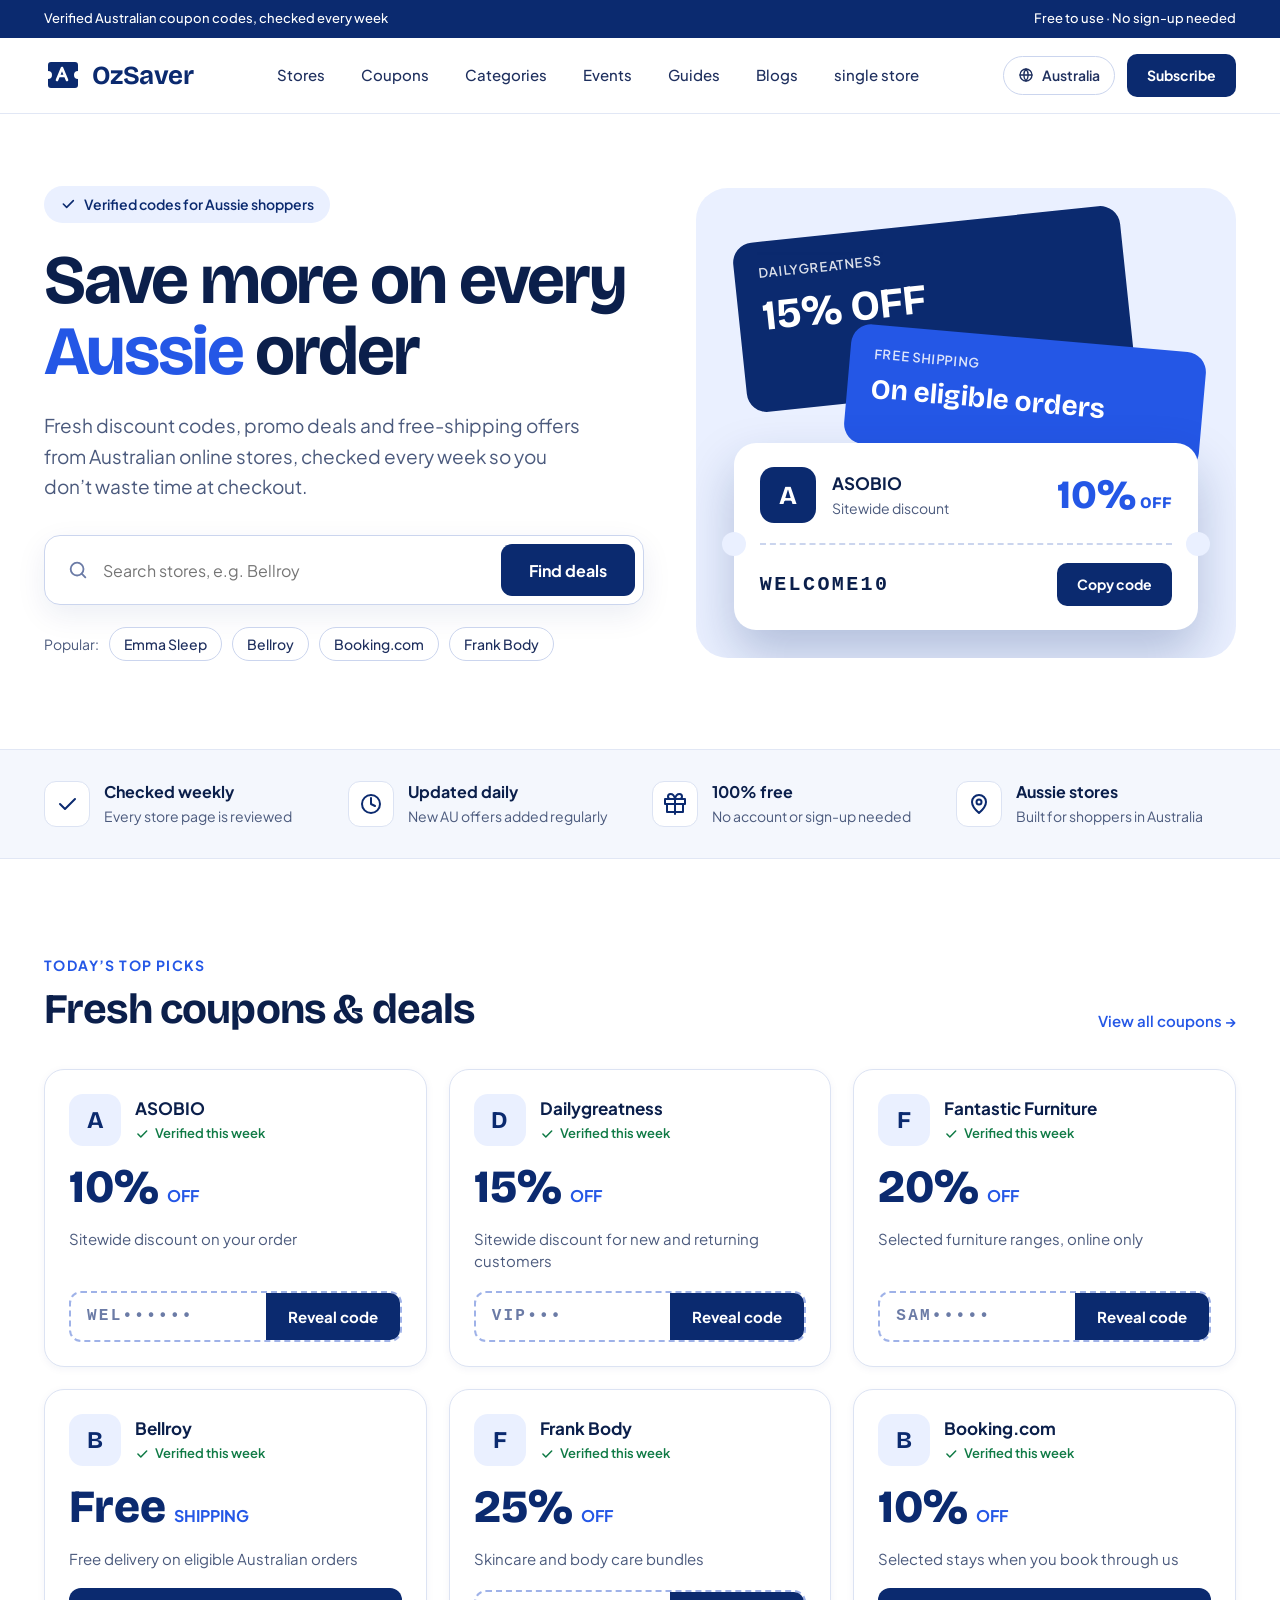
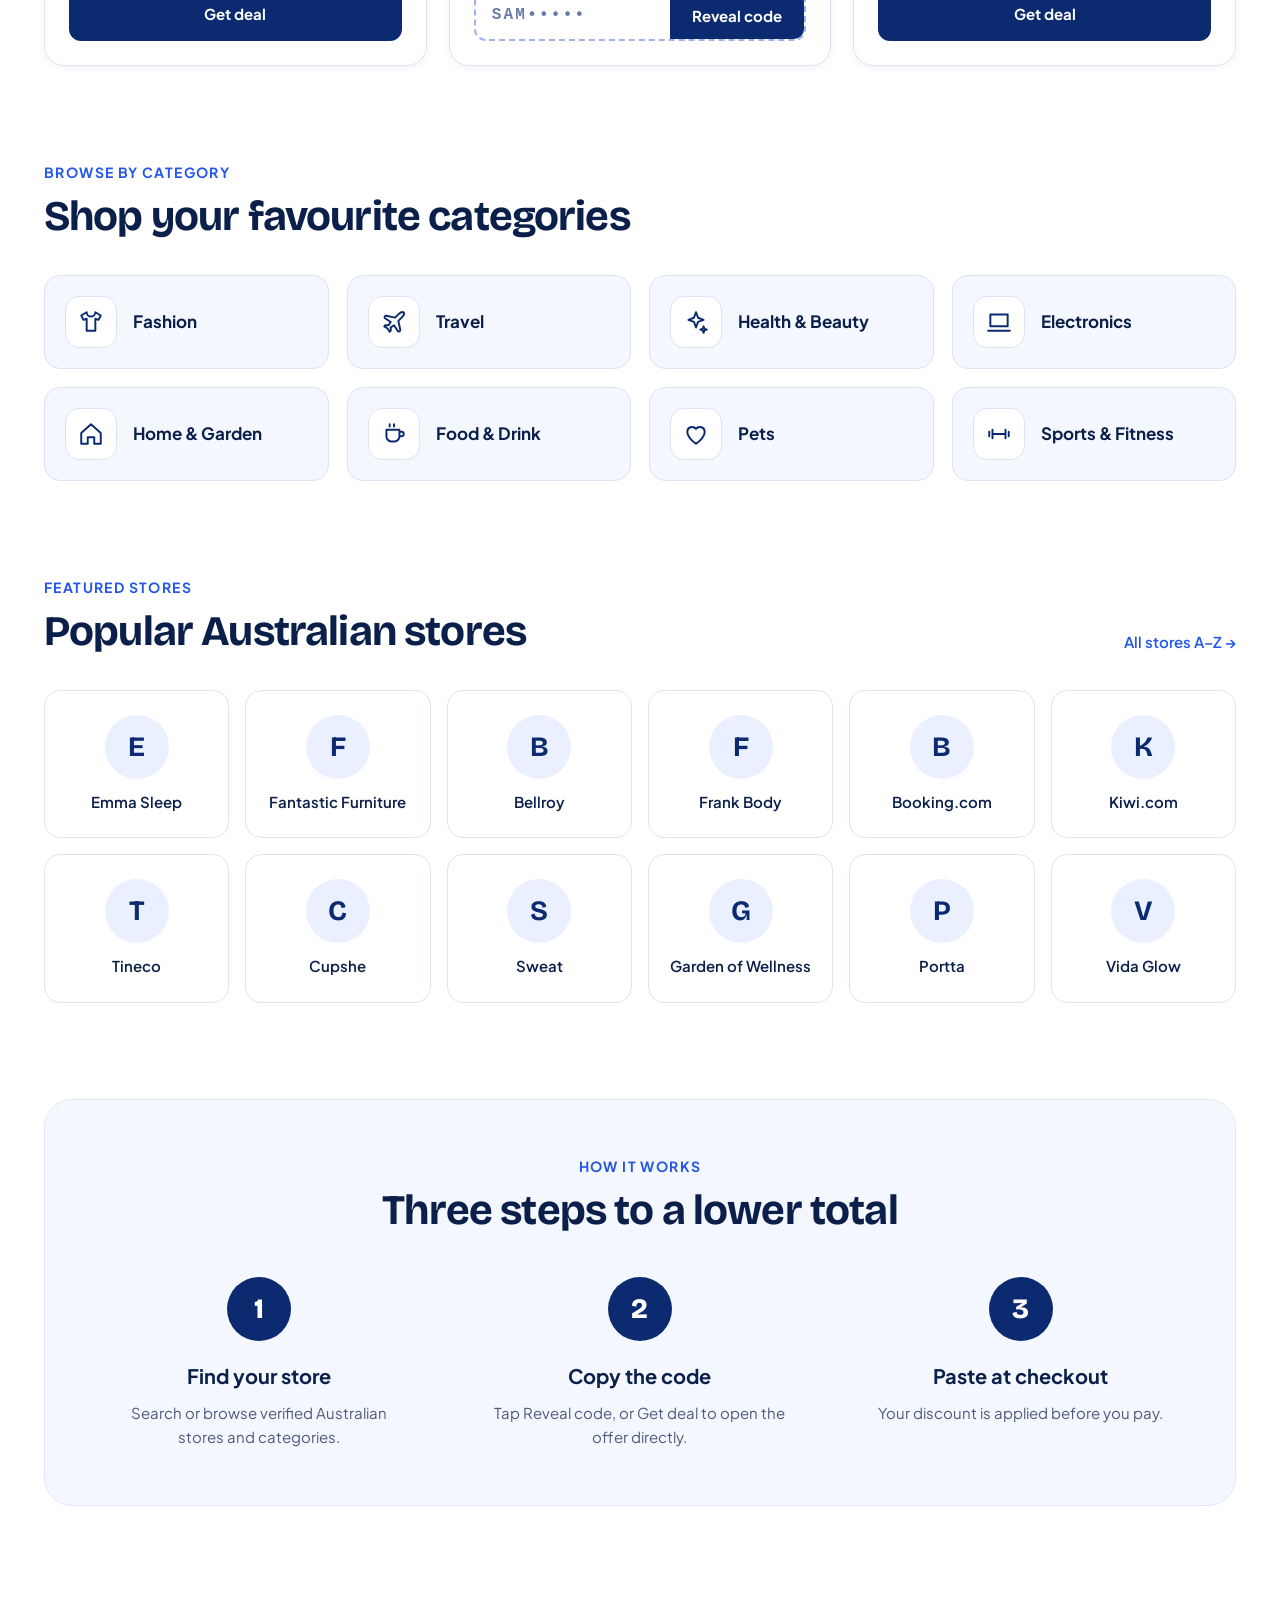
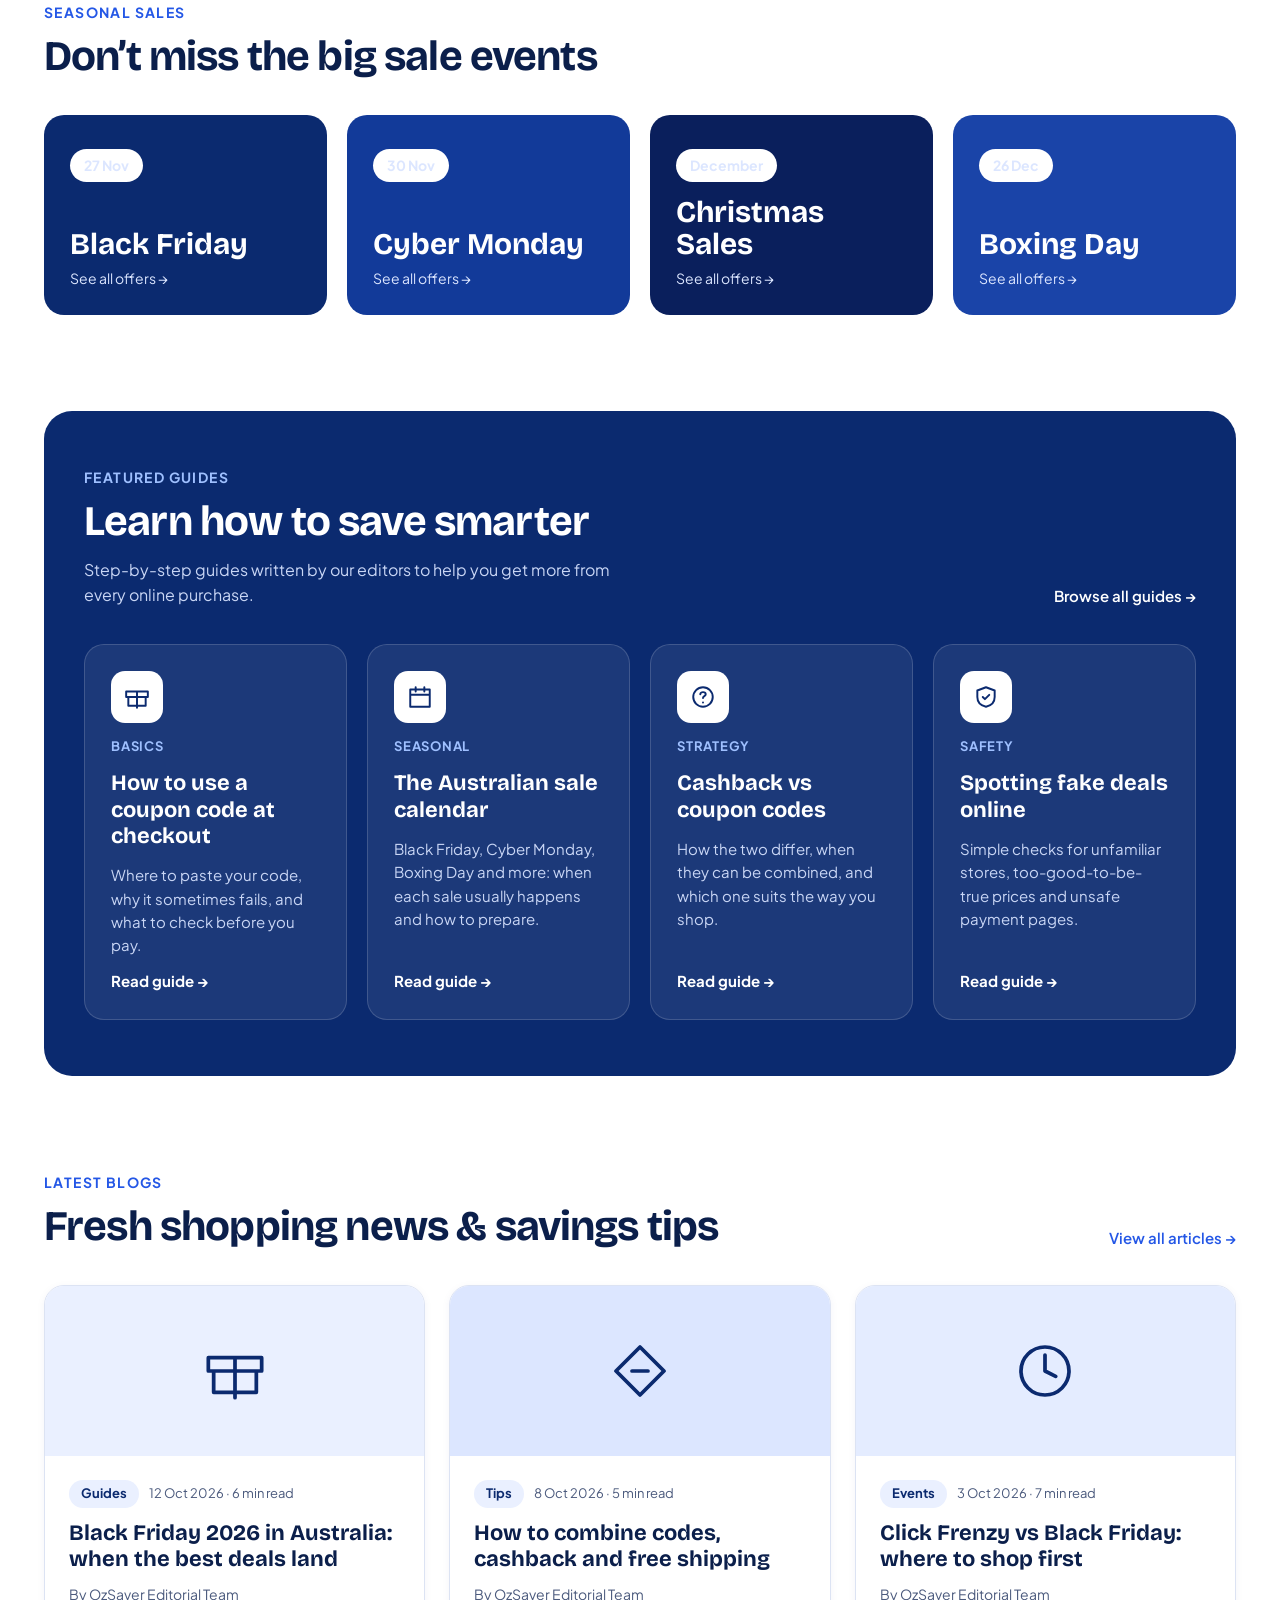
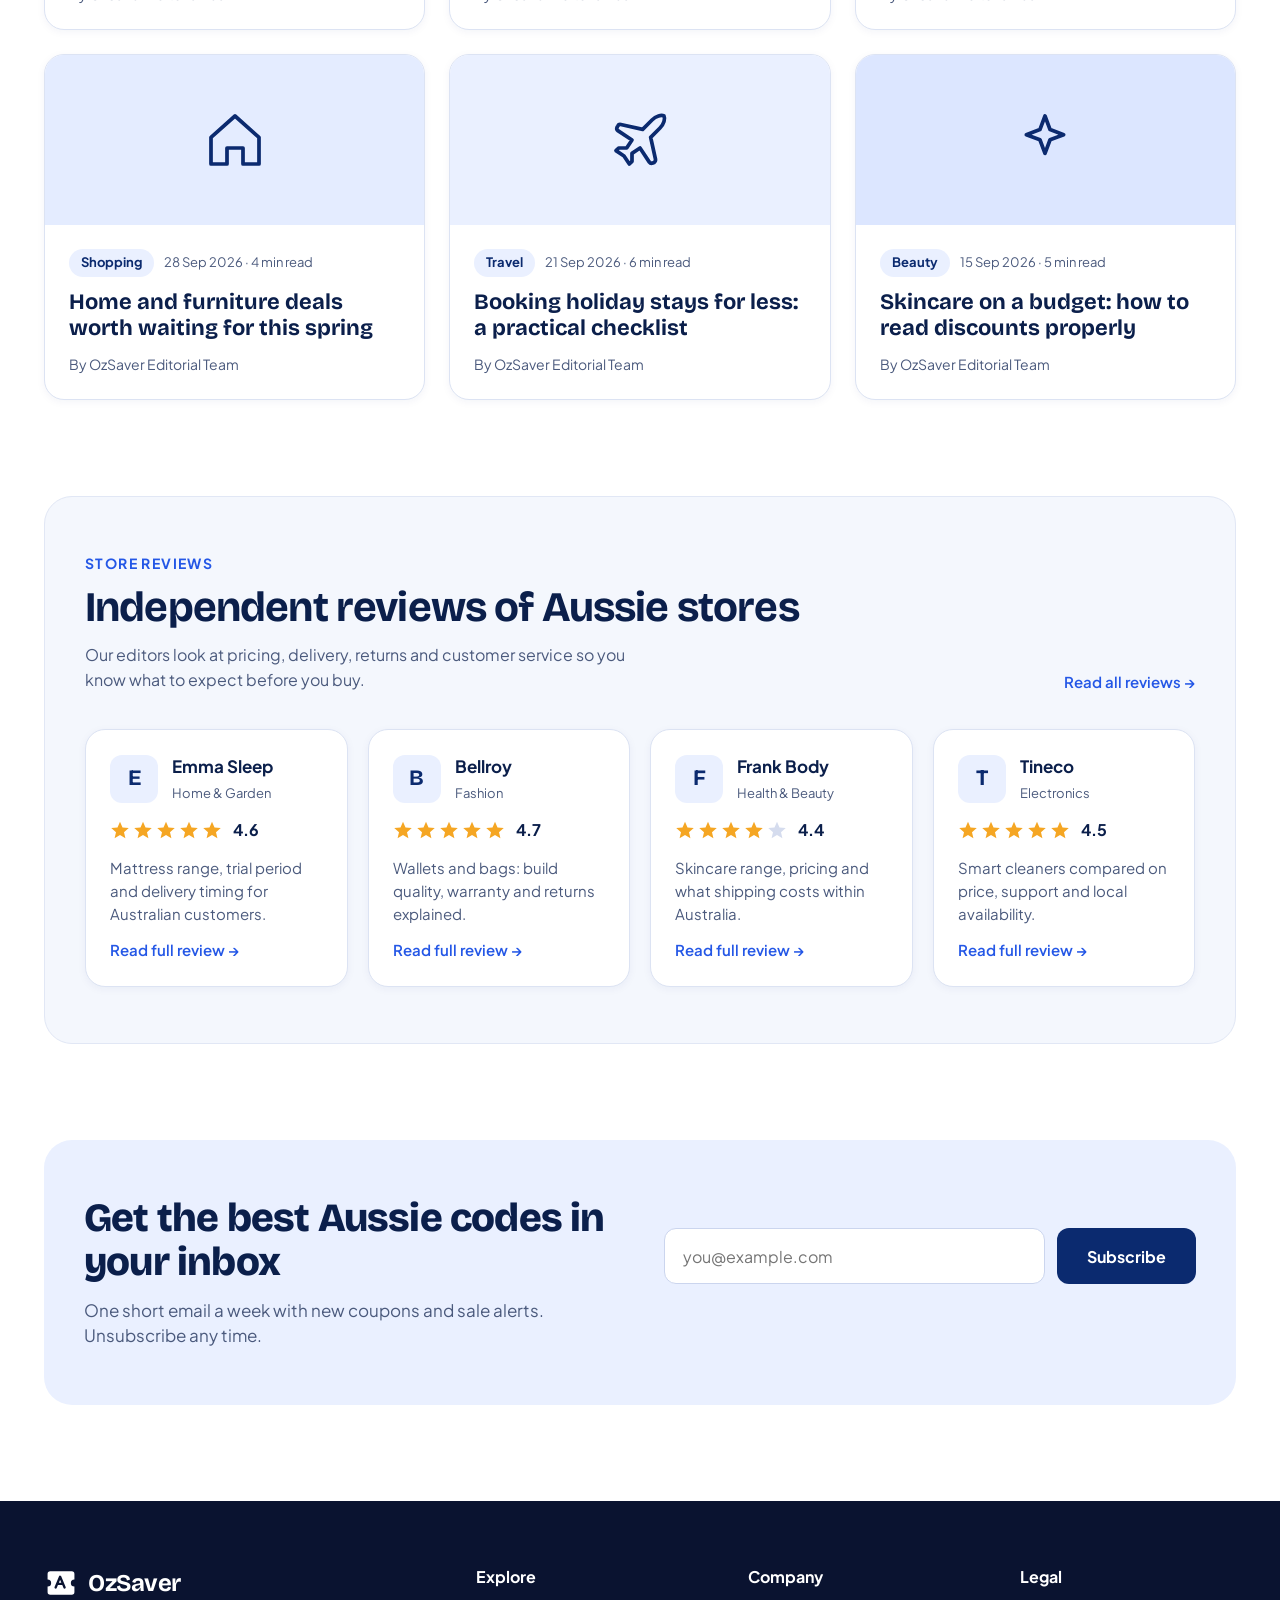
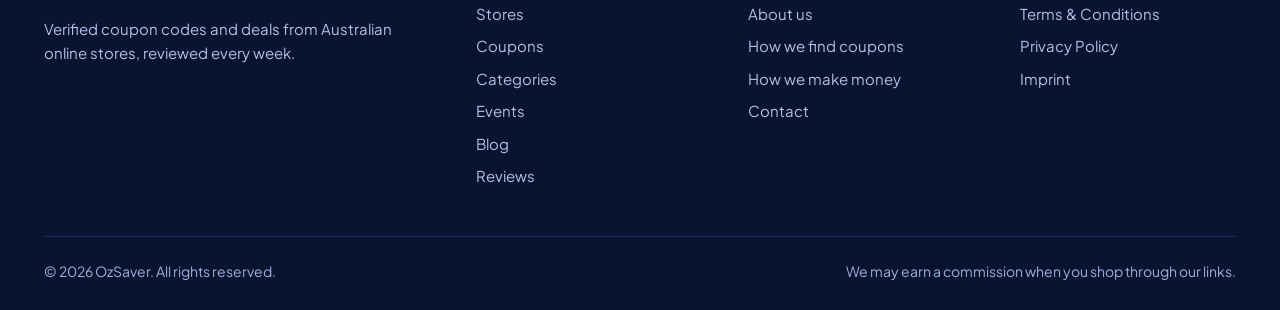
<file: index.html>
<!doctype html>
<html lang="en-AU">
<head>
<meta charset="utf-8">
<meta name="viewport" content="width=device-width, initial-scale=1">
<title>OzSaver – Verified Australian Coupon Codes &amp; Deals</title>
<meta name="description" content="Verified discount codes, promo deals and free-shipping offers from Australian online stores, checked every week.">
<link rel="preconnect" href="https://fonts.googleapis.com">
<link rel="preconnect" href="https://fonts.gstatic.com" crossorigin>
<link rel="stylesheet" href="https://fonts.googleapis.com/css2?family=Bricolage+Grotesque:opsz,wght@12..96,500..800&family=Plus+Jakarta+Sans:wght@400..700&display=swap">
<link rel="stylesheet" href="home.css">
</head>
<body>

<!-- Utility bar -->
<div class="topbar">
  <div class="container topbar__inner">
    <span>Verified Australian coupon codes, checked every week</span>
    <span>Free to use · No sign-up needed</span>
  </div>
</div>

<!-- Header -->
<header class="header">
  <div class="container header__inner">
    <a href="#" class="logo" aria-label="OzSaver home">
      <svg width="38" height="38" viewBox="0 0 38 38" aria-hidden="true">
        <path d="M4 9a3 3 0 0 1 3-3h24a3 3 0 0 1 3 3v6a4 4 0 0 0 0 8v6a3 3 0 0 1-3 3H7a3 3 0 0 1-3-3v-6a4 4 0 0 0 0-8z" fill="#0B2A6F"/>
        <path d="M13 24l5-12 5 12M15 20h6" stroke="#fff" stroke-width="2.6" stroke-linecap="round" stroke-linejoin="round" fill="none"/>
      </svg>
      <span>OzSaver</span>
    </a>

    <button class="nav-toggle" id="navToggle" aria-expanded="false" aria-controls="mainNav" aria-label="Toggle menu">
      <svg width="24" height="24" viewBox="0 0 24 24" fill="none" stroke="currentColor" stroke-width="2" stroke-linecap="round" aria-hidden="true"><path d="M4 7h16M4 12h16M4 17h16"/></svg>
    </button>

    <nav class="nav" id="mainNav" aria-label="Main">
      <a href="stores.html">Stores</a>
      <a href="coupons.html">Coupons</a>
      <a href="categories.html">Categories</a>
      <a href="events.html">Events</a>
      <a href="guides.html">Guides</a>
      <a href="blogs.html">Blogs</a>
      <a href="single-store.html">single store</a>
    </nav>

    <div class="header__actions">
      <span class="region">
        <svg width="16" height="16" viewBox="0 0 24 24" fill="none" stroke="currentColor" stroke-width="2" stroke-linecap="round" stroke-linejoin="round" aria-hidden="true"><circle cx="12" cy="12" r="9"/><path d="M3 12h18M12 3a14 14 0 0 1 0 18M12 3a14 14 0 0 0 0 18"/></svg>
        Australia
      </span>
      <a href="#newsletter" class="btn btn--sm">Subscribe</a>
    </div>
  </div>
</header>

<main>

<!-- Hero -->
<section class="hero">
  <div class="container hero__inner">
    <div class="hero__copy">
      <span class="pill">
        <svg width="16" height="16" viewBox="0 0 24 24" fill="none" stroke="currentColor" stroke-width="2.4" stroke-linecap="round" stroke-linejoin="round" aria-hidden="true"><path d="M5 12l5 5L20 7"/></svg>
        Verified codes for Aussie shoppers
      </span>
      <h1>Save more on every <span class="accent">Aussie</span> order</h1>
      <p class="lead">Fresh discount codes, promo deals and free-shipping offers from Australian online stores, checked every week so you don’t waste time at checkout.</p>

      <form class="search" id="searchForm" role="search">
        <label for="searchInput" class="sr-only">Search stores or coupons</label>
        <svg width="22" height="22" viewBox="0 0 24 24" fill="none" stroke="#6B7BA6" stroke-width="2" stroke-linecap="round" aria-hidden="true"><circle cx="11" cy="11" r="7"/><path d="M20 20l-4-4"/></svg>
        <input id="searchInput" type="search" placeholder="Search stores, e.g. Bellroy" autocomplete="off">
        <button type="submit" class="btn">Find deals</button>
      </form>

      <div class="popular">
        <span>Popular:</span>
        <div id="popularChips"></div>
      </div>
    </div>

    <div class="hero__visual" aria-hidden="true">
      <div class="float float--a"><small>DAILYGREATNESS</small><strong>15% OFF</strong></div>
      <div class="float float--b"><small>FREE SHIPPING</small><strong>On eligible orders</strong></div>
      <div class="ticket">
        <div class="ticket__top">
          <div class="ticket__logo">A</div>
          <div class="ticket__info"><b>ASOBIO</b><span>Sitewide discount</span></div>
          <div class="ticket__value">10%<small>OFF</small></div>
        </div>
        <div class="ticket__cut"></div>
        <div class="ticket__bottom">
          <code>WELCOME10</code>
          <span class="btn btn--sm">Copy code</span>
        </div>
      </div>
    </div>
  </div>
</section>

<!-- Trust strip -->
<section class="trust">
  <div class="container trust__grid" id="trustGrid"></div>
</section>

<!-- Coupons -->
<section class="section container" id="coupons">
  <div class="section__head">
    <div>
      <div class="eyebrow">TODAY’S TOP PICKS</div>
      <h2>Fresh coupons &amp; deals</h2>
    </div>
    <a href="#" class="more">View all coupons →</a>
  </div>
  <div class="grid grid--coupons" id="couponGrid"></div>
  <p class="empty" id="couponEmpty" hidden>No matching offers found. Try another store name.</p>
</section>

<!-- Categories -->
<section class="section container" id="categories">
  <div class="eyebrow">BROWSE BY CATEGORY</div>
  <h2>Shop your favourite categories</h2>
  <div class="grid grid--categories" id="categoryGrid"></div>
</section>

<!-- Stores -->
<section class="section container" id="stores">
  <div class="section__head">
    <div>
      <div class="eyebrow">FEATURED STORES</div>
      <h2>Popular Australian stores</h2>
    </div>
    <a href="#" class="more">All stores A–Z →</a>
  </div>
  <div class="grid grid--stores" id="storeGrid"></div>
</section>

<!-- How it works -->
<section class="section container">
  <div class="panel">
    <div class="center">
      <div class="eyebrow">HOW IT WORKS</div>
      <h2>Three steps to a lower total</h2>
    </div>
    <div class="steps" id="stepGrid"></div>
  </div>
</section>

<!-- Events -->
<section class="section container" id="events">
  <div class="eyebrow">SEASONAL SALES</div>
  <h2>Don’t miss the big sale events</h2>
  <div class="grid grid--events" id="eventGrid"></div>
</section>

<!-- Featured Guides -->
<section class="section container" id="guides">
  <div class="guides">
    <div class="section__head">
      <div>
        <div class="eyebrow eyebrow--light">FEATURED GUIDES</div>
        <h2>Learn how to save smarter</h2>
        <p class="sub sub--light">Step-by-step guides written by our editors to help you get more from every online purchase.</p>
      </div>
      <a href="#" class="more more--light">Browse all guides →</a>
    </div>
    <div class="grid grid--guides" id="guideGrid"></div>
  </div>
</section>

<!-- Latest Blogs -->
<section class="section container" id="blog">
  <div class="section__head">
    <div>
      <div class="eyebrow">LATEST BLOGS</div>
      <h2>Fresh shopping news &amp; savings tips</h2>
    </div>
    <a href="#" class="more">View all articles →</a>
  </div>
  <div class="grid grid--posts" id="postGrid"></div>
</section>

<!-- Reviews -->
<section class="section container" id="reviews">
  <div class="panel">
    <div class="section__head">
      <div>
        <div class="eyebrow">STORE REVIEWS</div>
        <h2>Independent reviews of Aussie stores</h2>
        <p class="sub">Our editors look at pricing, delivery, returns and customer service so you know what to expect before you buy.</p>
      </div>
      <a href="#" class="more">Read all reviews →</a>
    </div>
    <div class="grid grid--reviews" id="reviewGrid"></div>
  </div>
</section>

<!-- Newsletter -->
<section class="section container" id="newsletter">
  <div class="newsletter">
    <div>
      <h2>Get the best Aussie codes in your inbox</h2>
      <p>One short email a week with new coupons and sale alerts. Unsubscribe any time.</p>
    </div>
    <form id="newsletterForm" novalidate>
      <div class="newsletter__row">
        <label for="email" class="sr-only">Email address</label>
        <input id="email" type="email" placeholder="you@example.com" required>
        <button type="submit" class="btn btn--lg">Subscribe</button>
      </div>
      <p class="form-msg" id="newsletterMsg" role="status" aria-live="polite"></p>
    </form>
  </div>
</section>

</main>

<!-- Footer -->
<footer class="footer">
  <div class="container">
    <div class="footer__grid">
      <div class="footer__brand">
        <div class="logo logo--light">
          <svg width="34" height="34" viewBox="0 0 38 38" aria-hidden="true">
            <path d="M4 9a3 3 0 0 1 3-3h24a3 3 0 0 1 3 3v6a4 4 0 0 0 0 8v6a3 3 0 0 1-3 3H7a3 3 0 0 1-3-3v-6a4 4 0 0 0 0-8z" fill="#fff"/>
            <path d="M13 24l5-12 5 12M15 20h6" stroke="#0A1330" stroke-width="2.6" stroke-linecap="round" stroke-linejoin="round" fill="none"/>
          </svg>
          <span>OzSaver</span>
        </div>
        <p>Verified coupon codes and deals from Australian online stores, reviewed every week.</p>
      </div>
      <div>
        <h3>Explore</h3>
        <a href="#">Stores</a><a href="#coupons">Coupons</a><a href="#categories">Categories</a><a href="#events">Events</a><a href="#blog">Blog</a><a href="#reviews">Reviews</a>
      </div>
      <div>
        <h3>Company</h3>
        <a href="#">About us</a><a href="#">How we find coupons</a><a href="#">How we make money</a><a href="#">Contact</a>
      </div>
      <div>
        <h3>Legal</h3>
        <a href="#">Terms &amp; Conditions</a><a href="#">Privacy Policy</a><a href="#">Imprint</a>
      </div>
    </div>
    <div class="footer__bottom">
      <span>© <span id="year">2026</span> OzSaver. All rights reserved.</span>
      <span>We may earn a commission when you shop through our links.</span>
    </div>
  </div>
</footer>

<!-- Code modal -->
<div class="modal" id="codeModal" role="dialog" aria-modal="true" aria-labelledby="modalTitle" hidden>
  <div class="modal__box">
    <button class="modal__close" id="modalClose" aria-label="Close">×</button>
    <div class="modal__store" id="modalStore"></div>
    <h3 id="modalTitle"></h3>
    <p>Copy this code and paste it at checkout.</p>
    <div class="modal__code">
      <code id="modalCode"></code>
      <button class="btn btn--sm" id="modalCopy">Copy</button>
    </div>
    <a href="#" class="btn btn--block" id="modalGo">Go to store</a>
  </div>
</div>

<script src="home.js"></script>
</body>
</html>
</file>
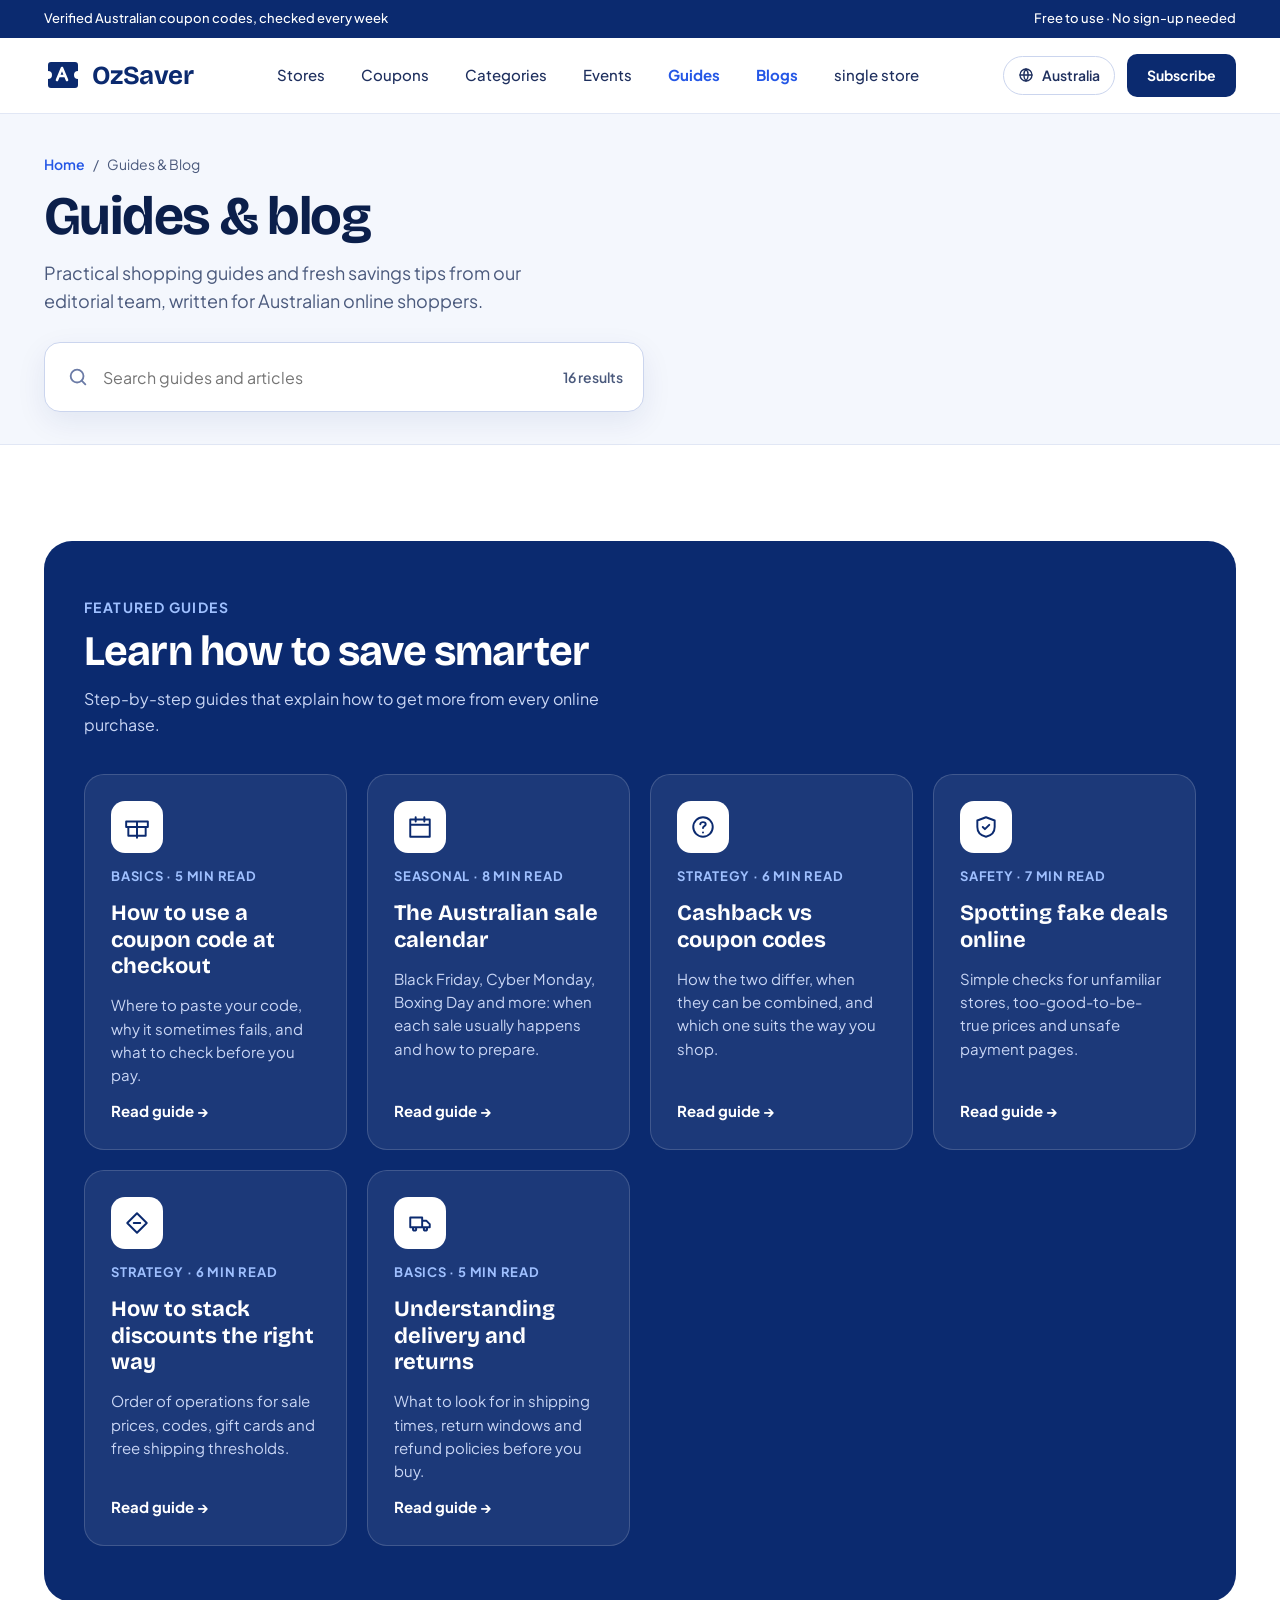
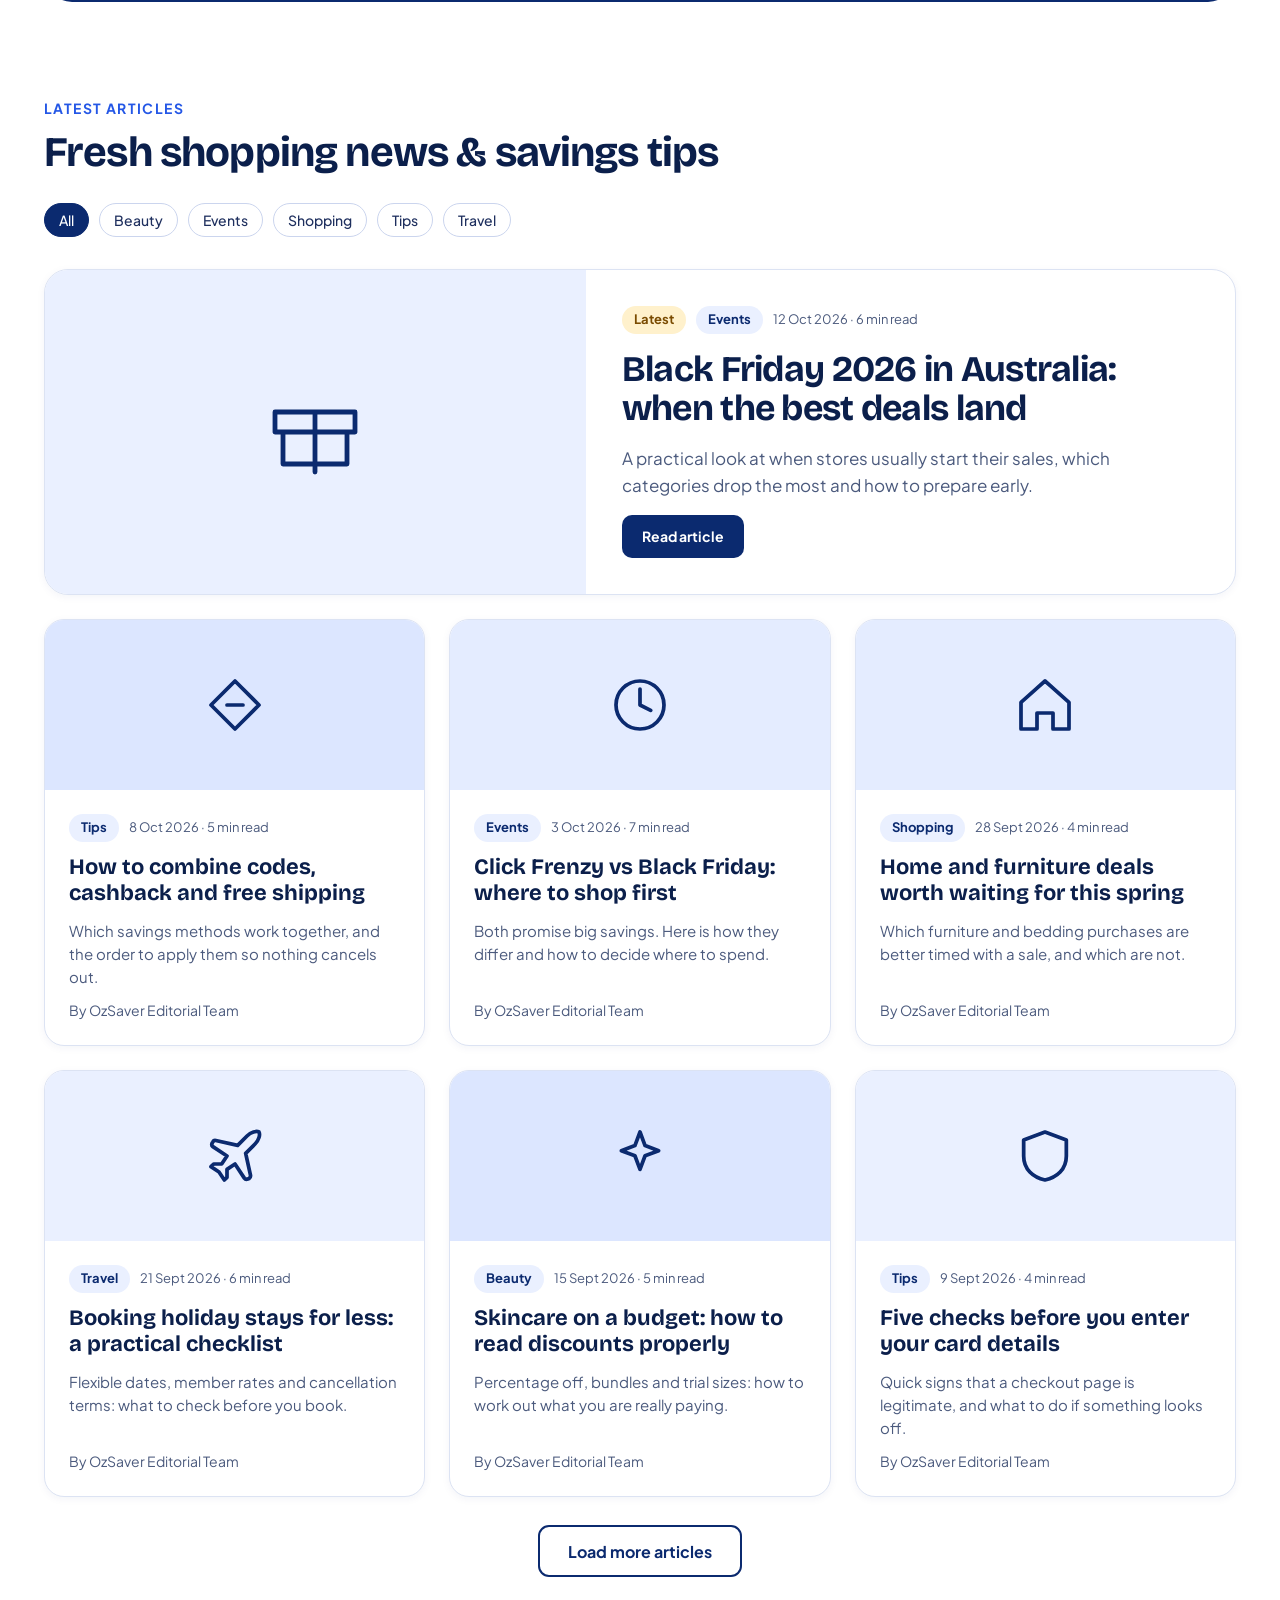
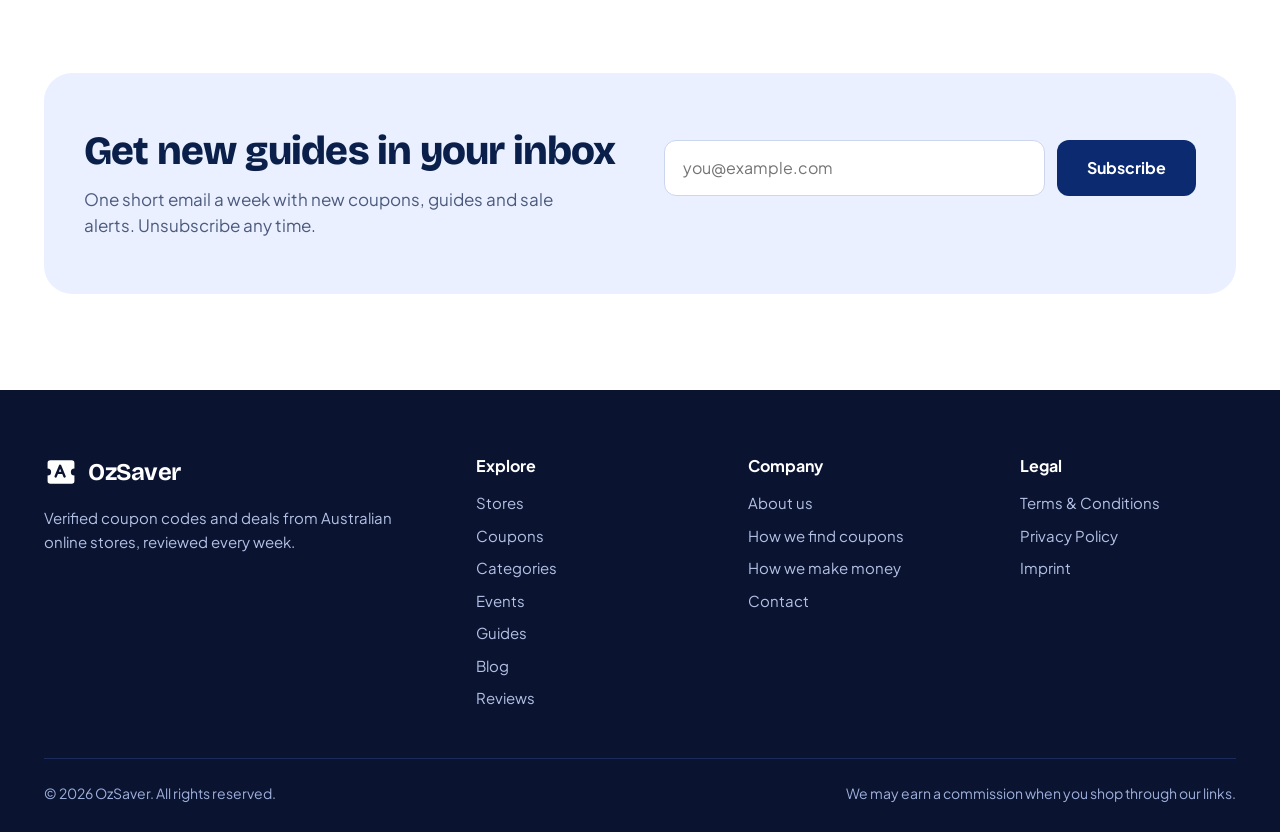
<file: blogs.html>
<!doctype html>
<html lang="en-AU">
<head>
<meta charset="utf-8">
<meta name="viewport" content="width=device-width, initial-scale=1">
<title>Guides &amp; Blog – OzSaver</title>
<meta name="description" content="Shopping guides, savings tips and the latest articles from the OzSaver editorial team for Australian shoppers.">
<link rel="preconnect" href="https://fonts.googleapis.com">
<link rel="preconnect" href="https://fonts.gstatic.com" crossorigin>
<link rel="stylesheet" href="https://fonts.googleapis.com/css2?family=Bricolage+Grotesque:opsz,wght@12..96,500..800&family=Plus+Jakarta+Sans:wght@400..700&display=swap">
<link rel="stylesheet" href="style.css">
</head>
<body>

<div class="topbar">
  <div class="container topbar__inner">
    <span>Verified Australian coupon codes, checked every week</span>
    <span>Free to use · No sign-up needed</span>
  </div>
</div>

<header class="header">
  <div class="container header__inner">
    <a href="index.html" class="logo" aria-label="OzSaver home">
      <svg width="38" height="38" viewBox="0 0 38 38" aria-hidden="true">
        <path d="M4 9a3 3 0 0 1 3-3h24a3 3 0 0 1 3 3v6a4 4 0 0 0 0 8v6a3 3 0 0 1-3 3H7a3 3 0 0 1-3-3v-6a4 4 0 0 0 0-8z" fill="#0B2A6F"/>
        <path d="M13 24l5-12 5 12M15 20h6" stroke="#fff" stroke-width="2.6" stroke-linecap="round" stroke-linejoin="round" fill="none"/>
      </svg>
      <span>OzSaver</span>
    </a>

    <button class="nav-toggle" id="navToggle" aria-expanded="false" aria-controls="mainNav" aria-label="Toggle menu">
      <svg width="24" height="24" viewBox="0 0 24 24" fill="none" stroke="currentColor" stroke-width="2" stroke-linecap="round" aria-hidden="true"><path d="M4 7h16M4 12h16M4 17h16"/></svg>
    </button>

    <nav class="nav" id="mainNav" aria-label="Main">
      <a href="stores.html">Stores</a>
      <a href="coupons.html">Coupons</a>
      <a href="categories.html">Categories</a>
      <a href="events.html">Events</a>
      <a href="guides.html" class="is-active" aria-current="page">Guides</a>
      <a href="blogs.html" class="is-active">Blogs</a>
      <a href="single-store.html">single store</a>
    </nav>

    <div class="header__actions">
      <span class="region">
        <svg width="16" height="16" viewBox="0 0 24 24" fill="none" stroke="currentColor" stroke-width="2" stroke-linecap="round" stroke-linejoin="round" aria-hidden="true"><circle cx="12" cy="12" r="9"/><path d="M3 12h18M12 3a14 14 0 0 1 0 18M12 3a14 14 0 0 0 0 18"/></svg>
        Australia
      </span>
      <a href="#newsletter" class="btn btn--sm">Subscribe</a>
    </div>
  </div>
</header>

<main>

<!-- Page header -->
<section class="page-hero">
  <div class="container">
    <nav class="breadcrumb" aria-label="Breadcrumb">
      <a href="index.html">Home</a><span aria-hidden="true">/</span><span aria-current="page">Guides &amp; Blog</span>
    </nav>
    <h1 class="page-hero__title">Guides &amp; blog</h1>
    <p class="lead">Practical shopping guides and fresh savings tips from our editorial team, written for Australian online shoppers.</p>

    <form class="search search--page" id="blogSearchForm" role="search">
      <label for="blogSearch" class="sr-only">Search guides and articles</label>
      <svg width="22" height="22" viewBox="0 0 24 24" fill="none" stroke="#6B7BA6" stroke-width="2" stroke-linecap="round" aria-hidden="true"><circle cx="11" cy="11" r="7"/><path d="M20 20l-4-4"/></svg>
      <input id="blogSearch" type="search" placeholder="Search guides and articles" autocomplete="off">
      <span class="search__count" id="blogCount" aria-live="polite"></span>
    </form>
  </div>
</section>

<!-- Guides -->
<section class="section container" id="guides">
  <div class="guides">
    <div class="section__head">
      <div>
        <div class="eyebrow eyebrow--light">FEATURED GUIDES</div>
        <h2>Learn how to save smarter</h2>
        <p class="sub sub--light">Step-by-step guides that explain how to get more from every online purchase.</p>
      </div>
    </div>
    <div class="grid grid--guides" id="guideGrid"></div>
    <p class="empty empty--light" id="guideEmpty" hidden>No guides match your search.</p>
  </div>
</section>

<!-- Articles -->
<section class="section container" id="articles">
  <div class="section__head">
    <div>
      <div class="eyebrow">LATEST ARTICLES</div>
      <h2>Fresh shopping news &amp; savings tips</h2>
    </div>
  </div>

  <div class="ev-filter blog-filter" id="blogFilter" role="group" aria-label="Filter articles by topic"></div>

  <div id="bFeat"></div>
  <div class="grid grid--posts" id="postGrid"></div>

  <p class="empty" id="postEmpty" hidden>No articles match your search. Try another topic.</p>
  <div class="center more-wrap"><button type="button" class="btn btn--outline" id="loadMore" hidden>Load more articles</button></div>
</section>

<!-- Newsletter -->
<section class="section container" id="newsletter">
  <div class="newsletter">
    <div>
      <h2>Get new guides in your inbox</h2>
      <p>One short email a week with new coupons, guides and sale alerts. Unsubscribe any time.</p>
    </div>
    <form id="newsletterForm" novalidate>
      <div class="newsletter__row">
        <label for="email" class="sr-only">Email address</label>
        <input id="email" type="email" placeholder="you@example.com" required>
        <button type="submit" class="btn btn--lg">Subscribe</button>
      </div>
      <p class="form-msg" id="newsletterMsg" role="status" aria-live="polite"></p>
    </form>
  </div>
</section>

</main>

<footer class="footer">
  <div class="container">
    <div class="footer__grid">
      <div class="footer__brand">
        <div class="logo logo--light">
          <svg width="34" height="34" viewBox="0 0 38 38" aria-hidden="true">
            <path d="M4 9a3 3 0 0 1 3-3h24a3 3 0 0 1 3 3v6a4 4 0 0 0 0 8v6a3 3 0 0 1-3 3H7a3 3 0 0 1-3-3v-6a4 4 0 0 0 0-8z" fill="#fff"/>
            <path d="M13 24l5-12 5 12M15 20h6" stroke="#0A1330" stroke-width="2.6" stroke-linecap="round" stroke-linejoin="round" fill="none"/>
          </svg>
          <span>OzSaver</span>
        </div>
        <p>Verified coupon codes and deals from Australian online stores, reviewed every week.</p>
      </div>
      <div>
        <h3>Explore</h3>
        <a href="stores.html">Stores</a><a href="coupons.html">Coupons</a><a href="categories.html">Categories</a><a href="events.html">Events</a><a href="blog.html#guides">Guides</a><a href="blog.html#articles">Blog</a><a href="index.html#reviews">Reviews</a>
      </div>
      <div>
        <h3>Company</h3>
        <a href="#">About us</a><a href="#">How we find coupons</a><a href="#">How we make money</a><a href="#">Contact</a>
      </div>
      <div>
        <h3>Legal</h3>
        <a href="#">Terms &amp; Conditions</a><a href="#">Privacy Policy</a><a href="#">Imprint</a>
      </div>
    </div>
    <div class="footer__bottom">
      <span>© <span id="year">2026</span> OzSaver. All rights reserved.</span>
      <span>We may earn a commission when you shop through our links.</span>
    </div>
  </div>
</footer>

<script src="blog.js"></script>
</body>
</html>
</file>
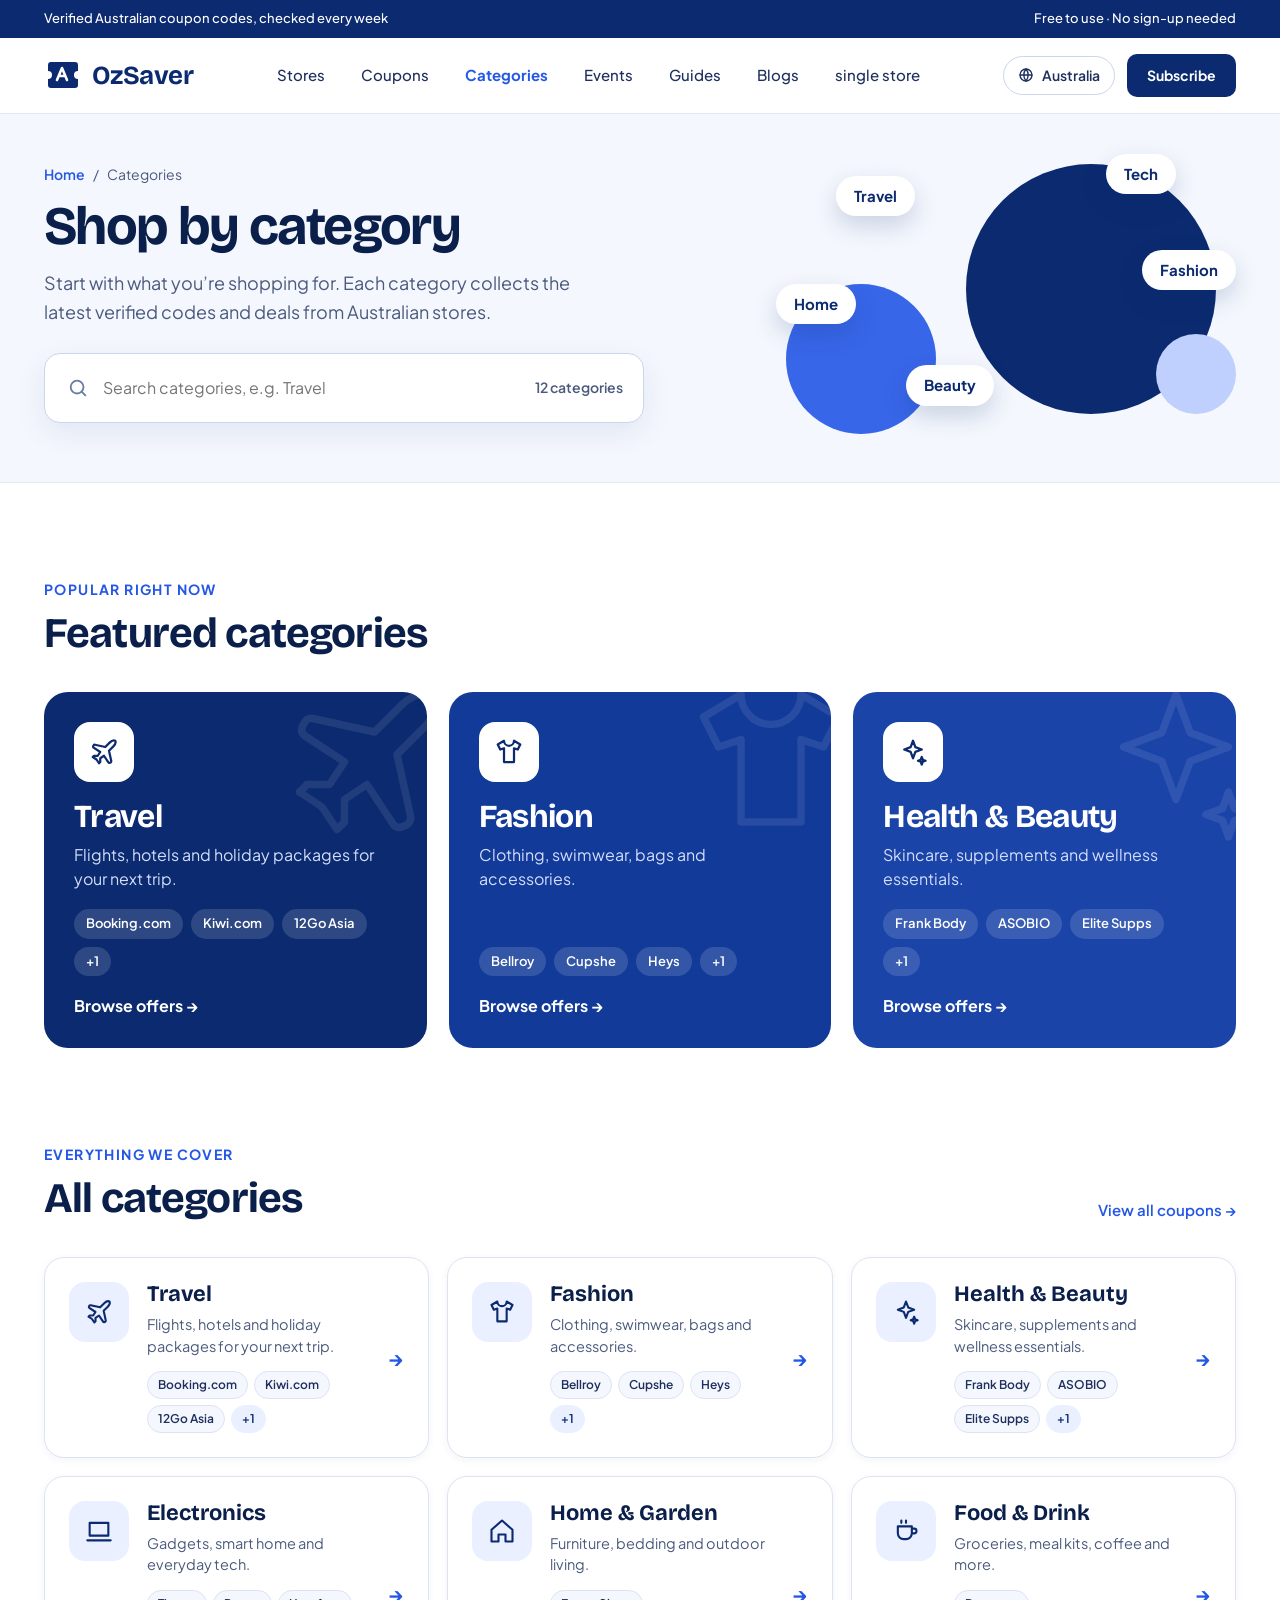
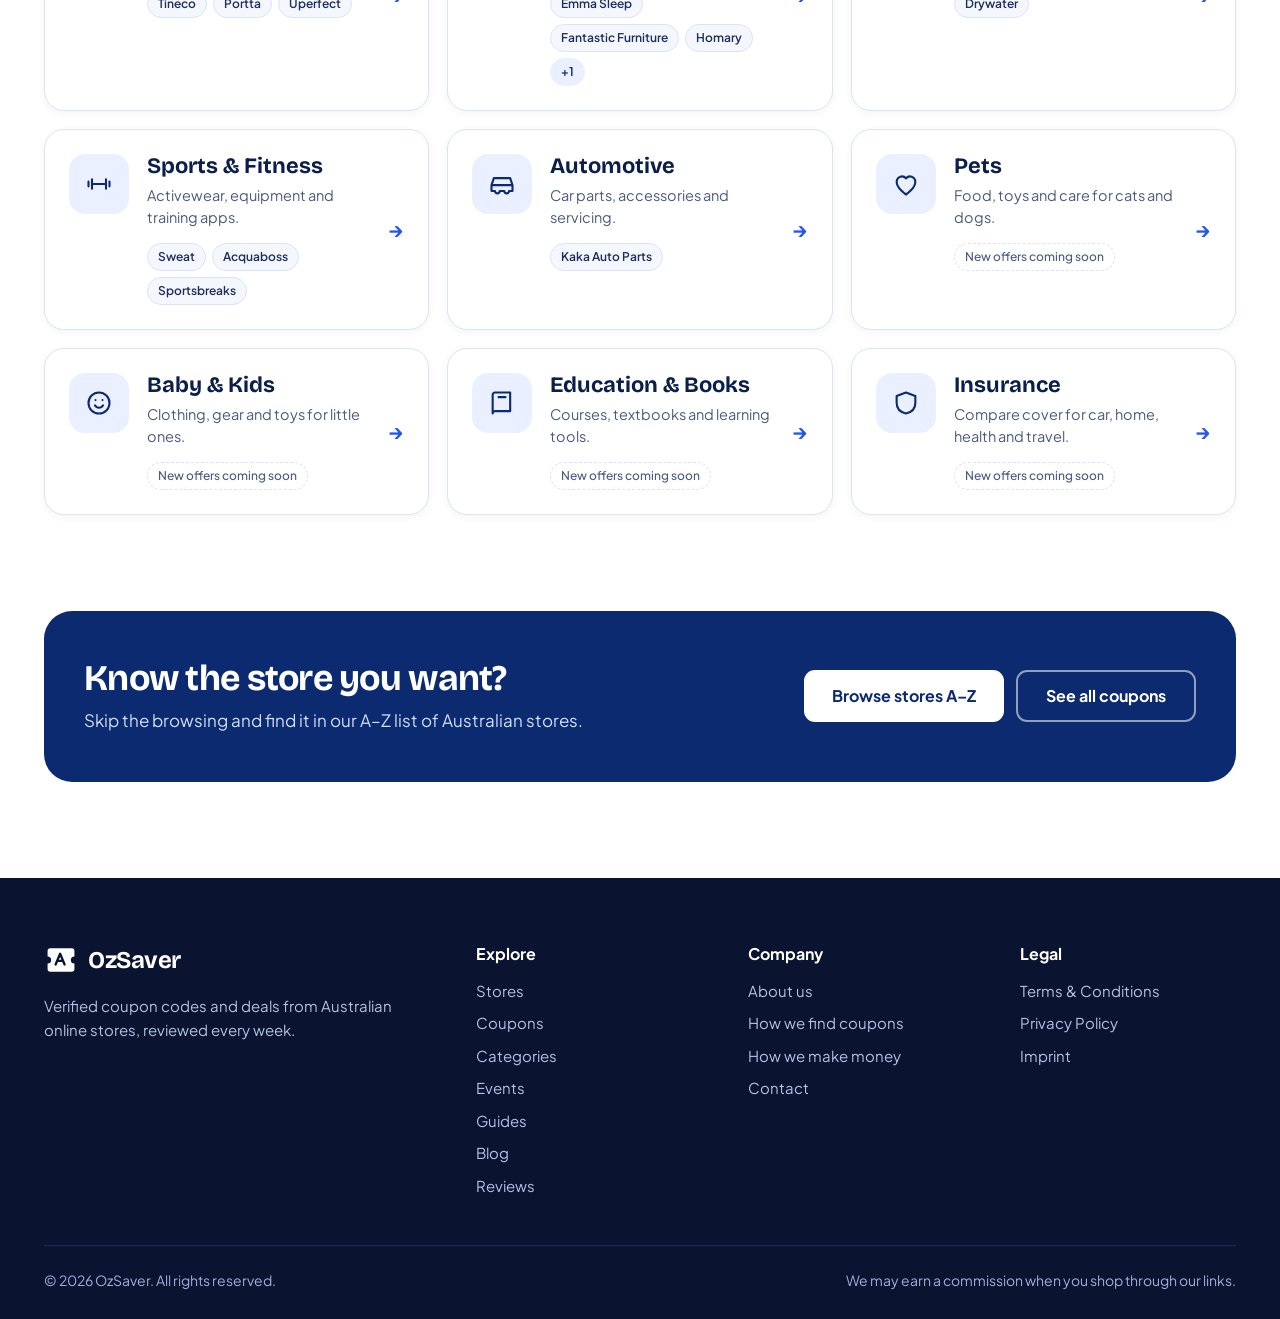
<file: categories.html>
<!doctype html>
<html lang="en-AU">
<head>
<meta charset="utf-8">
<meta name="viewport" content="width=device-width, initial-scale=1">
<title>Shop by Category – OzSaver</title>
<meta name="description" content="Browse Australian coupon codes and deals by category: fashion, travel, health and beauty, electronics, home and more.">
<link rel="preconnect" href="https://fonts.googleapis.com">
<link rel="preconnect" href="https://fonts.gstatic.com" crossorigin>
<link rel="stylesheet" href="https://fonts.googleapis.com/css2?family=Bricolage+Grotesque:opsz,wght@12..96,500..800&family=Plus+Jakarta+Sans:wght@400..700&display=swap">
<link rel="stylesheet" href="style.css">
</head>
<body>

<div class="topbar">
  <div class="container topbar__inner">
    <span>Verified Australian coupon codes, checked every week</span>
    <span>Free to use · No sign-up needed</span>
  </div>
</div>

<header class="header">
  <div class="container header__inner">
    <a href="index.html" class="logo" aria-label="OzSaver home">
      <svg width="38" height="38" viewBox="0 0 38 38" aria-hidden="true">
        <path d="M4 9a3 3 0 0 1 3-3h24a3 3 0 0 1 3 3v6a4 4 0 0 0 0 8v6a3 3 0 0 1-3 3H7a3 3 0 0 1-3-3v-6a4 4 0 0 0 0-8z" fill="#0B2A6F"/>
        <path d="M13 24l5-12 5 12M15 20h6" stroke="#fff" stroke-width="2.6" stroke-linecap="round" stroke-linejoin="round" fill="none"/>
      </svg>
      <span>OzSaver</span>
    </a>

    <button class="nav-toggle" id="navToggle" aria-expanded="false" aria-controls="mainNav" aria-label="Toggle menu">
      <svg width="24" height="24" viewBox="0 0 24 24" fill="none" stroke="currentColor" stroke-width="2" stroke-linecap="round" aria-hidden="true"><path d="M4 7h16M4 12h16M4 17h16"/></svg>
    </button>

    <nav class="nav" id="mainNav" aria-label="Main">
      <a href="stores.html">Stores</a>
      <a href="coupons.html">Coupons</a>
      <a href="categories.html" class="is-active" aria-current="page">Categories</a>
      <a href="events.html">Events</a>
      <a href="guides.html">Guides</a>
      <a href="guides.html">Blogs</a>
      <a href="single-store.html">single store</a>
    </nav>

    <div class="header__actions">
      <span class="region">
        <svg width="16" height="16" viewBox="0 0 24 24" fill="none" stroke="currentColor" stroke-width="2" stroke-linecap="round" stroke-linejoin="round" aria-hidden="true"><circle cx="12" cy="12" r="9"/><path d="M3 12h18M12 3a14 14 0 0 1 0 18M12 3a14 14 0 0 0 0 18"/></svg>
        Australia
      </span>
      <a href="index.html#newsletter" class="btn btn--sm">Subscribe</a>
    </div>
  </div>
</header>

<main>

<!-- Page header -->
<section class="page-hero page-hero--cats">
  <div class="container cat-hero">
    <div class="cat-hero__copy">
      <nav class="breadcrumb" aria-label="Breadcrumb">
        <a href="index.html">Home</a><span aria-hidden="true">/</span><span aria-current="page">Categories</span>
      </nav>
      <h1 class="page-hero__title">Shop by category</h1>
      <p class="lead">Start with what you’re shopping for. Each category collects the latest verified codes and deals from Australian stores.</p>

      <form class="search search--page" id="catSearchForm" role="search">
        <label for="catSearch" class="sr-only">Search categories</label>
        <svg width="22" height="22" viewBox="0 0 24 24" fill="none" stroke="#6B7BA6" stroke-width="2" stroke-linecap="round" aria-hidden="true"><circle cx="11" cy="11" r="7"/><path d="M20 20l-4-4"/></svg>
        <input id="catSearch" type="search" placeholder="Search categories, e.g. Travel" autocomplete="off">
        <span class="search__count" id="catCount" aria-live="polite"></span>
      </form>
    </div>

    <div class="cat-hero__art" aria-hidden="true">
      <span class="orb orb--1"></span><span class="orb orb--2"></span><span class="orb orb--3"></span>
      <div class="cat-hero__tag cat-hero__tag--a">Travel</div>
      <div class="cat-hero__tag cat-hero__tag--b">Fashion</div>
      <div class="cat-hero__tag cat-hero__tag--c">Home</div>
      <div class="cat-hero__tag cat-hero__tag--d">Beauty</div>
      <div class="cat-hero__tag cat-hero__tag--e">Tech</div>
    </div>
  </div>
</section>

<!-- Featured categories -->
<section class="section container" id="featuredSection">
  <div class="eyebrow">POPULAR RIGHT NOW</div>
  <h2>Featured categories</h2>
  <div class="feat-grid" id="featGrid"></div>
</section>

<!-- All categories -->
<section class="section container" id="allSection">
  <div class="section__head">
    <div>
      <div class="eyebrow">EVERYTHING WE COVER</div>
      <h2 id="allTitle">All categories</h2>
    </div>
    <a href="coupons.html" class="more">View all coupons →</a>
  </div>
  <div class="catcards" id="catCards"></div>
  <p class="empty" id="catEmpty" hidden>No categories match your search.</p>
</section>

<!-- CTA -->
<section class="section container">
  <div class="cta-band">
    <div>
      <h2>Know the store you want?</h2>
      <p>Skip the browsing and find it in our A–Z list of Australian stores.</p>
    </div>
    <div class="cta-band__actions">
      <a href="stores.html" class="btn btn--light">Browse stores A–Z</a>
      <a href="coupons.html" class="btn btn--ghost">See all coupons</a>
    </div>
  </div>
</section>

</main>

<footer class="footer">
  <div class="container">
    <div class="footer__grid">
      <div class="footer__brand">
        <div class="logo logo--light">
          <svg width="34" height="34" viewBox="0 0 38 38" aria-hidden="true">
            <path d="M4 9a3 3 0 0 1 3-3h24a3 3 0 0 1 3 3v6a4 4 0 0 0 0 8v6a3 3 0 0 1-3 3H7a3 3 0 0 1-3-3v-6a4 4 0 0 0 0-8z" fill="#fff"/>
            <path d="M13 24l5-12 5 12M15 20h6" stroke="#0A1330" stroke-width="2.6" stroke-linecap="round" stroke-linejoin="round" fill="none"/>
          </svg>
          <span>OzSaver</span>
        </div>
        <p>Verified coupon codes and deals from Australian online stores, reviewed every week.</p>
      </div>
      <div>
        <h3>Explore</h3>
        <a href="stores.html">Stores</a><a href="coupons.html">Coupons</a><a href="categories.html">Categories</a><a href="index.html#events">Events</a><a href="index.html#guides">Guides</a><a href="index.html#blog">Blog</a><a href="index.html#reviews">Reviews</a>
      </div>
      <div>
        <h3>Company</h3>
        <a href="#">About us</a><a href="#">How we find coupons</a><a href="#">How we make money</a><a href="#">Contact</a>
      </div>
      <div>
        <h3>Legal</h3>
        <a href="#">Terms &amp; Conditions</a><a href="#">Privacy Policy</a><a href="#">Imprint</a>
      </div>
    </div>
    <div class="footer__bottom">
      <span>© <span id="year">2026</span> OzSaver. All rights reserved.</span>
      <span>We may earn a commission when you shop through our links.</span>
    </div>
  </div>
</footer>

<script src="categories.js"></script>
</body>
</html>
</file>
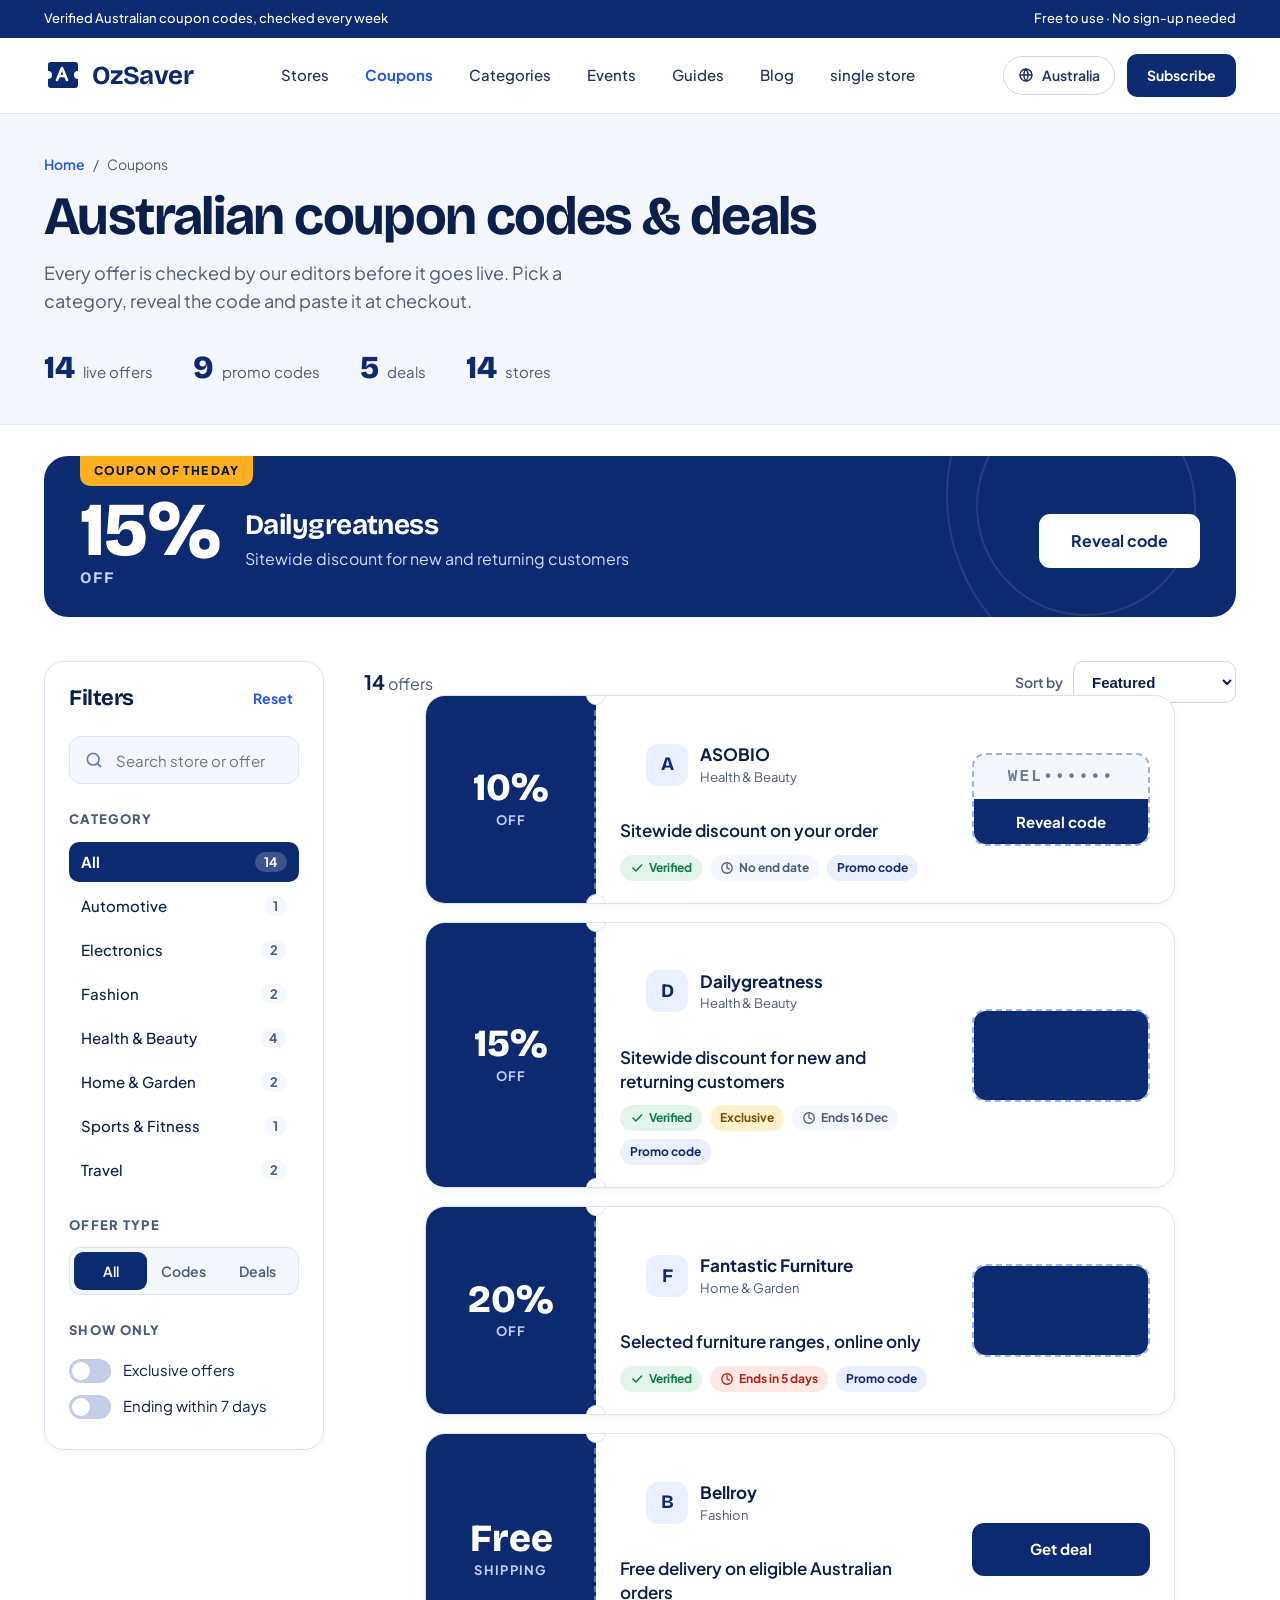
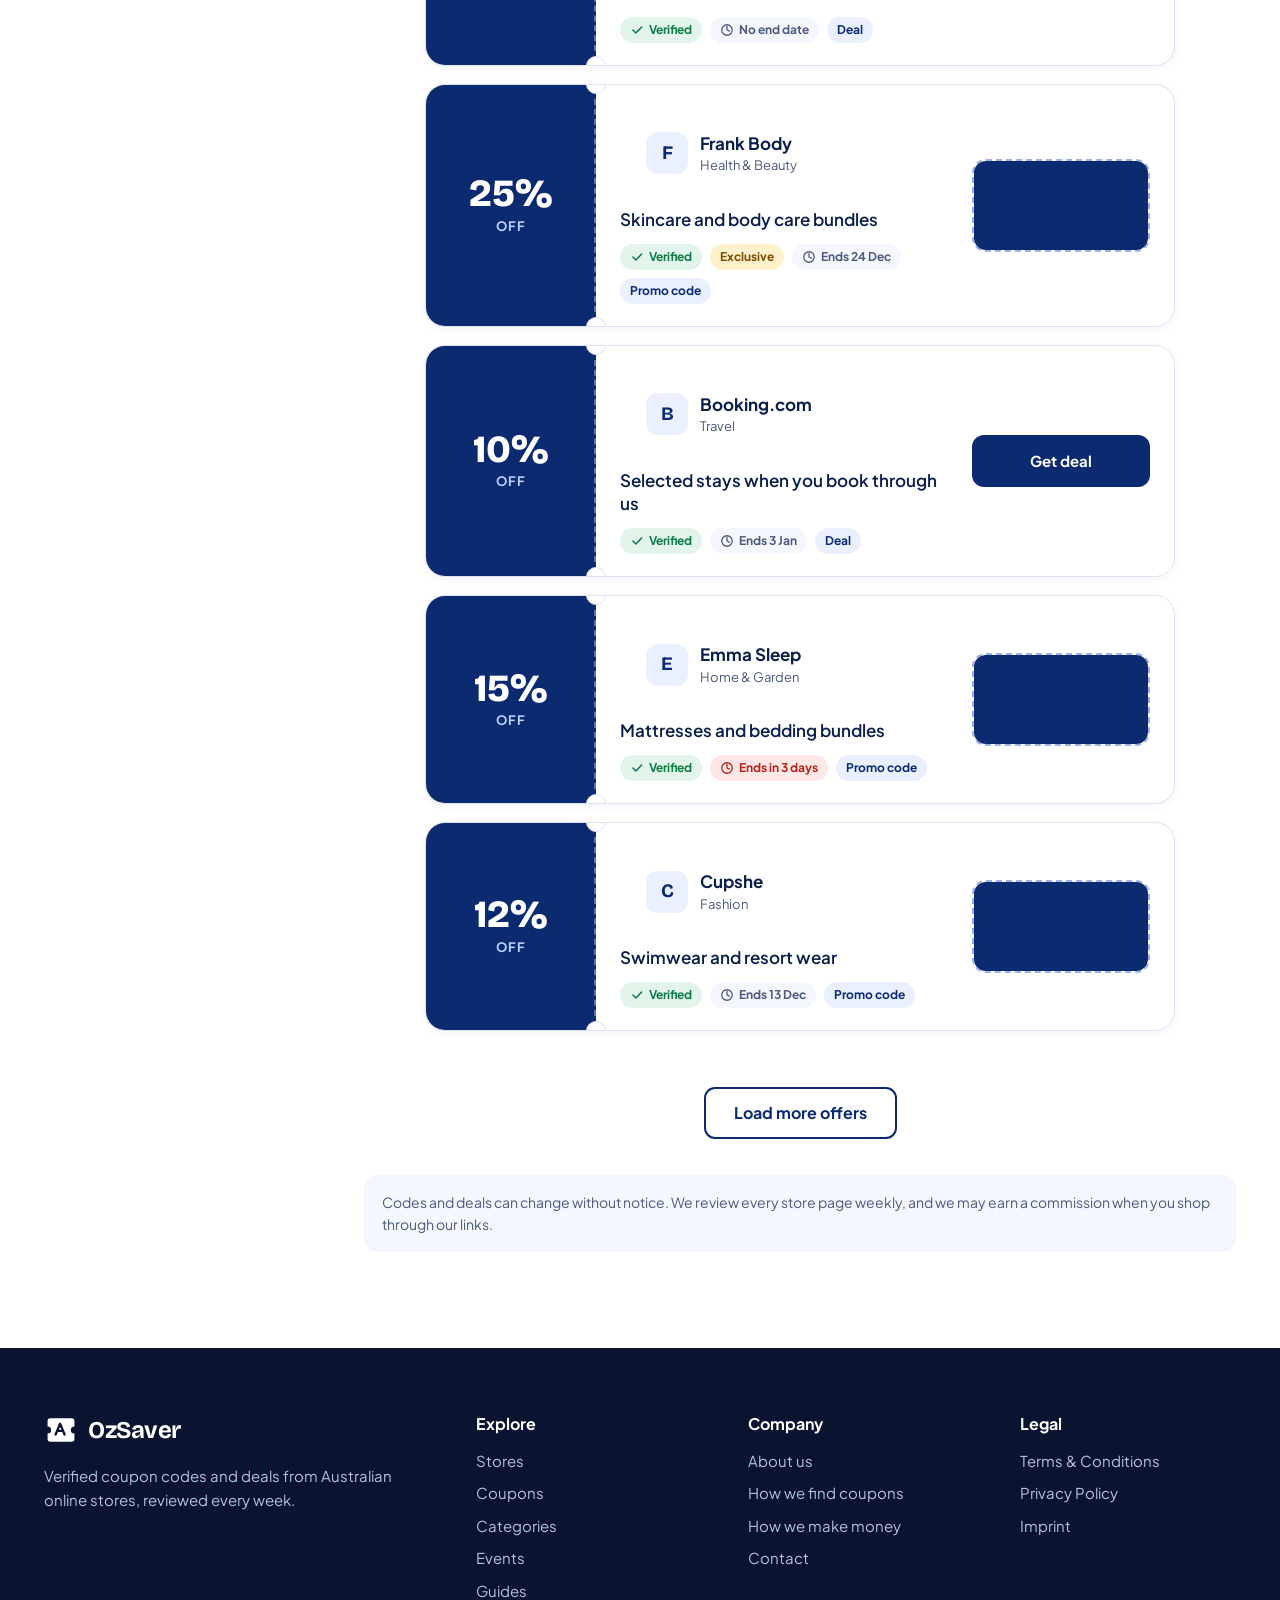
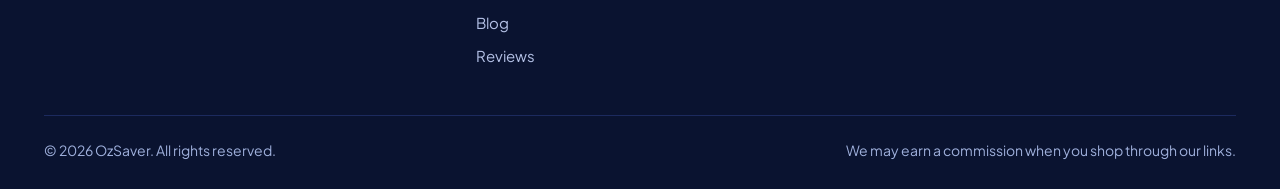
<file: coupons.html>
<!doctype html>
<html lang="en-AU">
<head>
<meta charset="utf-8">
<meta name="viewport" content="width=device-width, initial-scale=1">
<title>Coupon Codes &amp; Deals – OzSaver</title>
<meta name="description" content="Browse verified Australian coupon codes, promo deals and free-shipping offers. Filter by category, type and expiry.">
<link rel="preconnect" href="https://fonts.googleapis.com">
<link rel="preconnect" href="https://fonts.gstatic.com" crossorigin>
<link rel="stylesheet" href="https://fonts.googleapis.com/css2?family=Bricolage+Grotesque:opsz,wght@12..96,500..800&family=Plus+Jakarta+Sans:wght@400..700&display=swap">
<link rel="stylesheet" href="style.css">
</head>
<body>

<div class="topbar">
  <div class="container topbar__inner">
    <span>Verified Australian coupon codes, checked every week</span>
    <span>Free to use · No sign-up needed</span>
  </div>
</div>

<header class="header">
  <div class="container header__inner">
    <a href="index.html" class="logo" aria-label="OzSaver home">
      <svg width="38" height="38" viewBox="0 0 38 38" aria-hidden="true">
        <path d="M4 9a3 3 0 0 1 3-3h24a3 3 0 0 1 3 3v6a4 4 0 0 0 0 8v6a3 3 0 0 1-3 3H7a3 3 0 0 1-3-3v-6a4 4 0 0 0 0-8z" fill="#0B2A6F"/>
        <path d="M13 24l5-12 5 12M15 20h6" stroke="#fff" stroke-width="2.6" stroke-linecap="round" stroke-linejoin="round" fill="none"/>
      </svg>
      <span>OzSaver</span>
    </a>

    <button class="nav-toggle" id="navToggle" aria-expanded="false" aria-controls="mainNav" aria-label="Toggle menu">
      <svg width="24" height="24" viewBox="0 0 24 24" fill="none" stroke="currentColor" stroke-width="2" stroke-linecap="round" aria-hidden="true"><path d="M4 7h16M4 12h16M4 17h16"/></svg>
    </button>

    <nav class="nav" id="mainNav" aria-label="Main">
      <a href="stores.html">Stores</a>
      <a href="coupons.html" class="is-active" aria-current="page">Coupons</a>
      <a href="categories.html">Categories</a>
      <a href="events.html">Events</a>
      <a href="guides.html">Guides</a>
      <a href="blogs.html">Blog</a>
      <a href="single-store.html">single store</a>
    </nav>

    <div class="header__actions">
      <span class="region">
        <svg width="16" height="16" viewBox="0 0 24 24" fill="none" stroke="currentColor" stroke-width="2" stroke-linecap="round" stroke-linejoin="round" aria-hidden="true"><circle cx="12" cy="12" r="9"/><path d="M3 12h18M12 3a14 14 0 0 1 0 18M12 3a14 14 0 0 0 0 18"/></svg>
        Australia
      </span>
      <a href="index.html#newsletter" class="btn btn--sm">Subscribe</a>
    </div>
  </div>
</header>

<main>

<!-- Page header -->
<section class="page-hero">
  <div class="container">
    <nav class="breadcrumb" aria-label="Breadcrumb">
      <a href="index.html">Home</a><span aria-hidden="true">/</span><span aria-current="page">Coupons</span>
    </nav>
    <h1 class="page-hero__title">Australian coupon codes &amp; deals</h1>
    <p class="lead">Every offer is checked by our editors before it goes live. Pick a category, reveal the code and paste it at checkout.</p>

    <ul class="hero-stats" id="heroStats" aria-label="Coupon summary"></ul>
  </div>
</section>

<!-- Coupon of the day -->
<section class="container cotd-wrap" aria-labelledby="cotdTitle">
  <div class="cotd" id="cotd"></div>
</section>

<!-- Listing -->
<section class="container coupon-layout">

  <!-- Sidebar filters -->
  <aside class="filters" aria-label="Filters">
    <div class="filters__head">
      <h2>Filters</h2>
      <button type="button" class="filters__reset" id="resetFilters">Reset</button>
    </div>

    <form class="filters__search" id="couponSearchForm" role="search">
      <label for="couponSearch" class="sr-only">Search coupons</label>
      <svg width="20" height="20" viewBox="0 0 24 24" fill="none" stroke="#6B7BA6" stroke-width="2" stroke-linecap="round" aria-hidden="true"><circle cx="11" cy="11" r="7"/><path d="M20 20l-4-4"/></svg>
      <input id="couponSearch" type="search" placeholder="Search store or offer" autocomplete="off">
    </form>

    <div class="filters__group">
      <h3>Category</h3>
      <div class="filters__cats" id="catList"></div>
    </div>

    <div class="filters__group">
      <h3>Offer type</h3>
      <div class="seg" id="typeSeg" role="group" aria-label="Offer type"></div>
    </div>

    <div class="filters__group">
      <h3>Show only</h3>
      <label class="switch"><input type="checkbox" id="optExclusive"><span class="switch__ui"></span><span>Exclusive offers</span></label>
      <label class="switch"><input type="checkbox" id="optSoon"><span class="switch__ui"></span><span>Ending within 7 days</span></label>
    </div>
  </aside>

  <!-- Results -->
  <div class="results">
    <div class="results__bar">
      <p class="results__count" id="resultCount" aria-live="polite"></p>
      <div class="sort">
        <label for="sortBy">Sort by</label>
        <select id="sortBy">
          <option value="featured">Featured</option>
          <option value="ending">Ending soonest</option>
          <option value="az">Store A–Z</option>
        </select>
      </div>
    </div>

    <div class="tickets" id="tickets"></div>

    <p class="empty" id="ticketsEmpty" hidden>No offers match these filters. Try resetting them.</p>
    <div class="center more-wrap"><button type="button" class="btn btn--outline" id="loadMore" hidden>Load more offers</button></div>

    <p class="note">Codes and deals can change without notice. We review every store page weekly, and we may earn a commission when you shop through our links.</p>
  </div>
</section>

</main>

<footer class="footer">
  <div class="container">
    <div class="footer__grid">
      <div class="footer__brand">
        <div class="logo logo--light">
          <svg width="34" height="34" viewBox="0 0 38 38" aria-hidden="true">
            <path d="M4 9a3 3 0 0 1 3-3h24a3 3 0 0 1 3 3v6a4 4 0 0 0 0 8v6a3 3 0 0 1-3 3H7a3 3 0 0 1-3-3v-6a4 4 0 0 0 0-8z" fill="#fff"/>
            <path d="M13 24l5-12 5 12M15 20h6" stroke="#0A1330" stroke-width="2.6" stroke-linecap="round" stroke-linejoin="round" fill="none"/>
          </svg>
          <span>OzSaver</span>
        </div>
        <p>Verified coupon codes and deals from Australian online stores, reviewed every week.</p>
      </div>
      <div>
        <h3>Explore</h3>
        <a href="stores.html">Stores</a><a href="coupons.html">Coupons</a><a href="index.html#categories">Categories</a><a href="index.html#events">Events</a><a href="index.html#guides">Guides</a><a href="index.html#blog">Blog</a><a href="index.html#reviews">Reviews</a>
      </div>
      <div>
        <h3>Company</h3>
        <a href="#">About us</a><a href="#">How we find coupons</a><a href="#">How we make money</a><a href="#">Contact</a>
      </div>
      <div>
        <h3>Legal</h3>
        <a href="#">Terms &amp; Conditions</a><a href="#">Privacy Policy</a><a href="#">Imprint</a>
      </div>
    </div>
    <div class="footer__bottom">
      <span>© <span id="year">2026</span> OzSaver. All rights reserved.</span>
      <span>We may earn a commission when you shop through our links.</span>
    </div>
  </div>
</footer>

<!-- Code modal -->
<div class="modal" id="codeModal" role="dialog" aria-modal="true" aria-labelledby="modalTitle" hidden>
  <div class="modal__box">
    <button class="modal__close" id="modalClose" aria-label="Close">×</button>
    <div class="modal__store" id="modalStore"></div>
    <h3 id="modalTitle"></h3>
    <p id="modalDesc">Copy this code and paste it at checkout.</p>
    <div class="modal__code">
      <code id="modalCode"></code>
      <button class="btn btn--sm" id="modalCopy">Copy</button>
    </div>
    <a href="#" class="btn btn--block" id="modalGo">Go to store</a>
  </div>
</div>

<script src="coupons.js"></script>
</body>
</html>
</file>
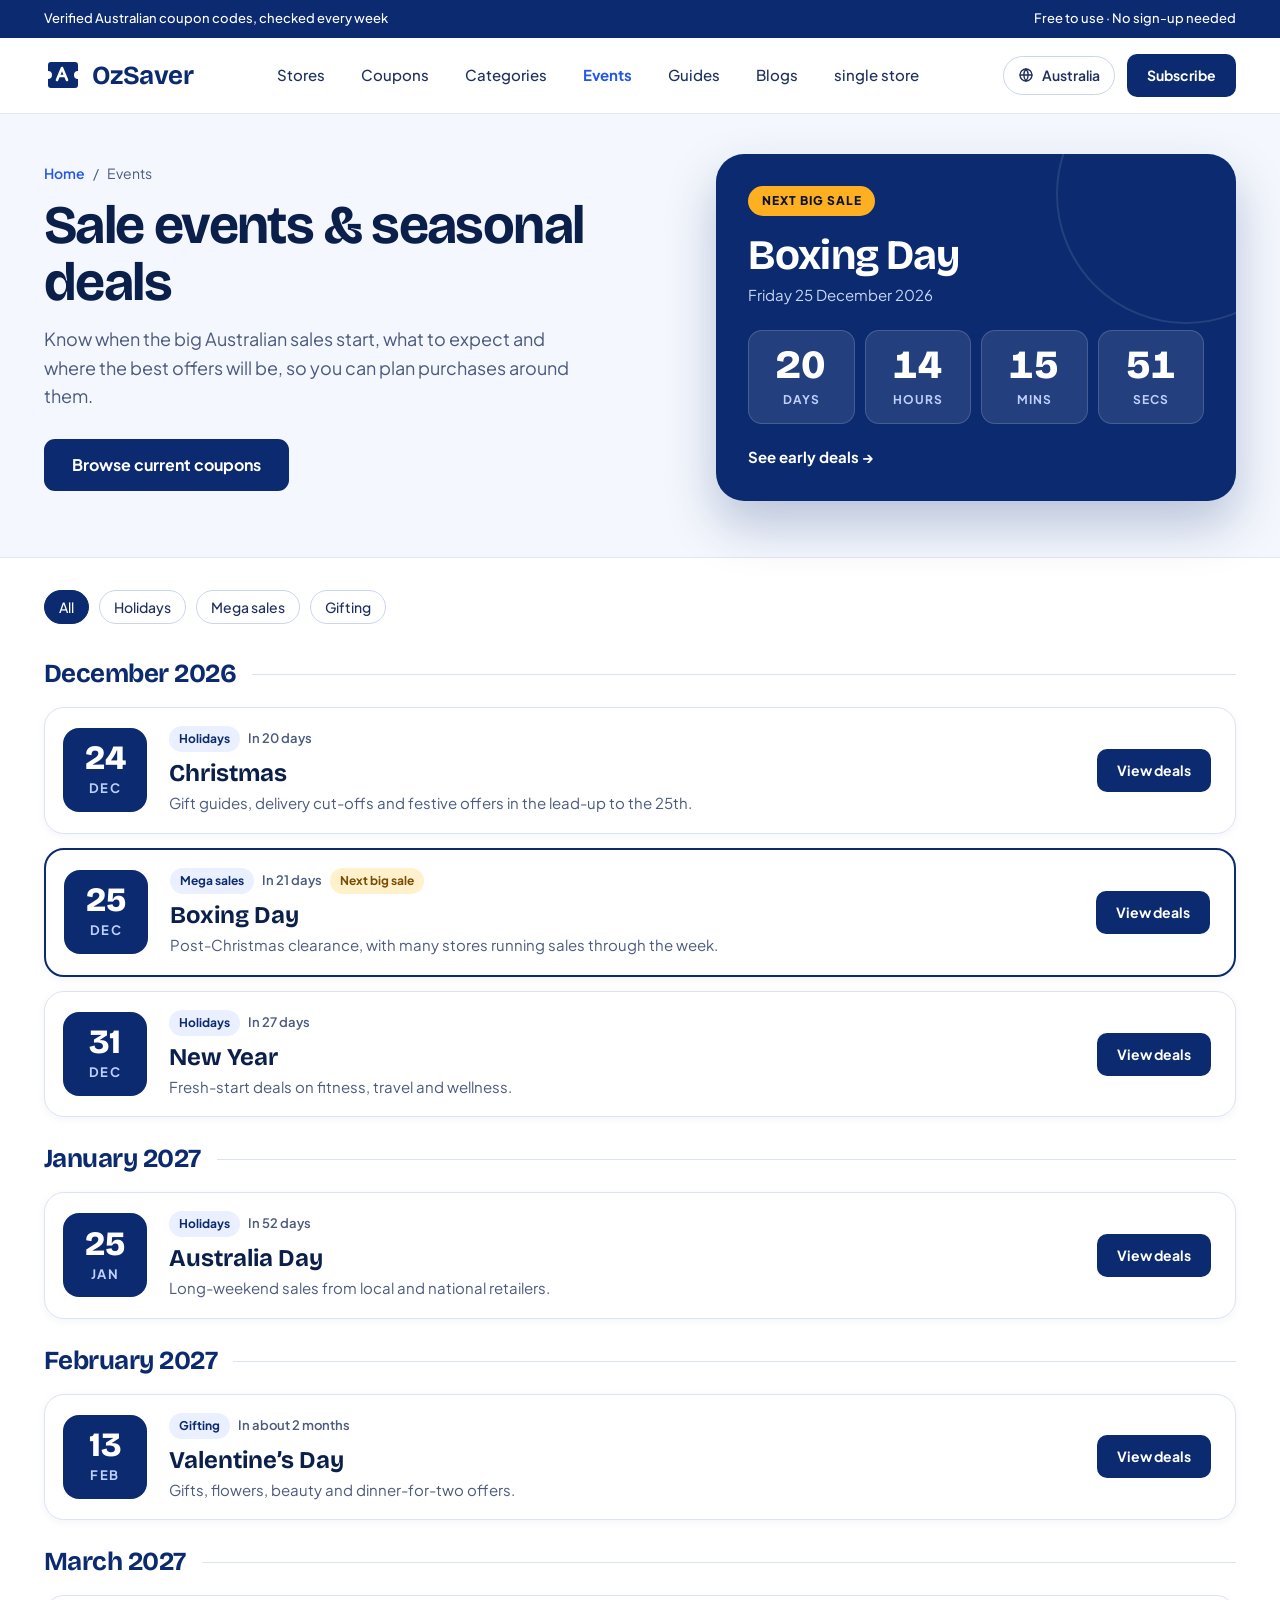
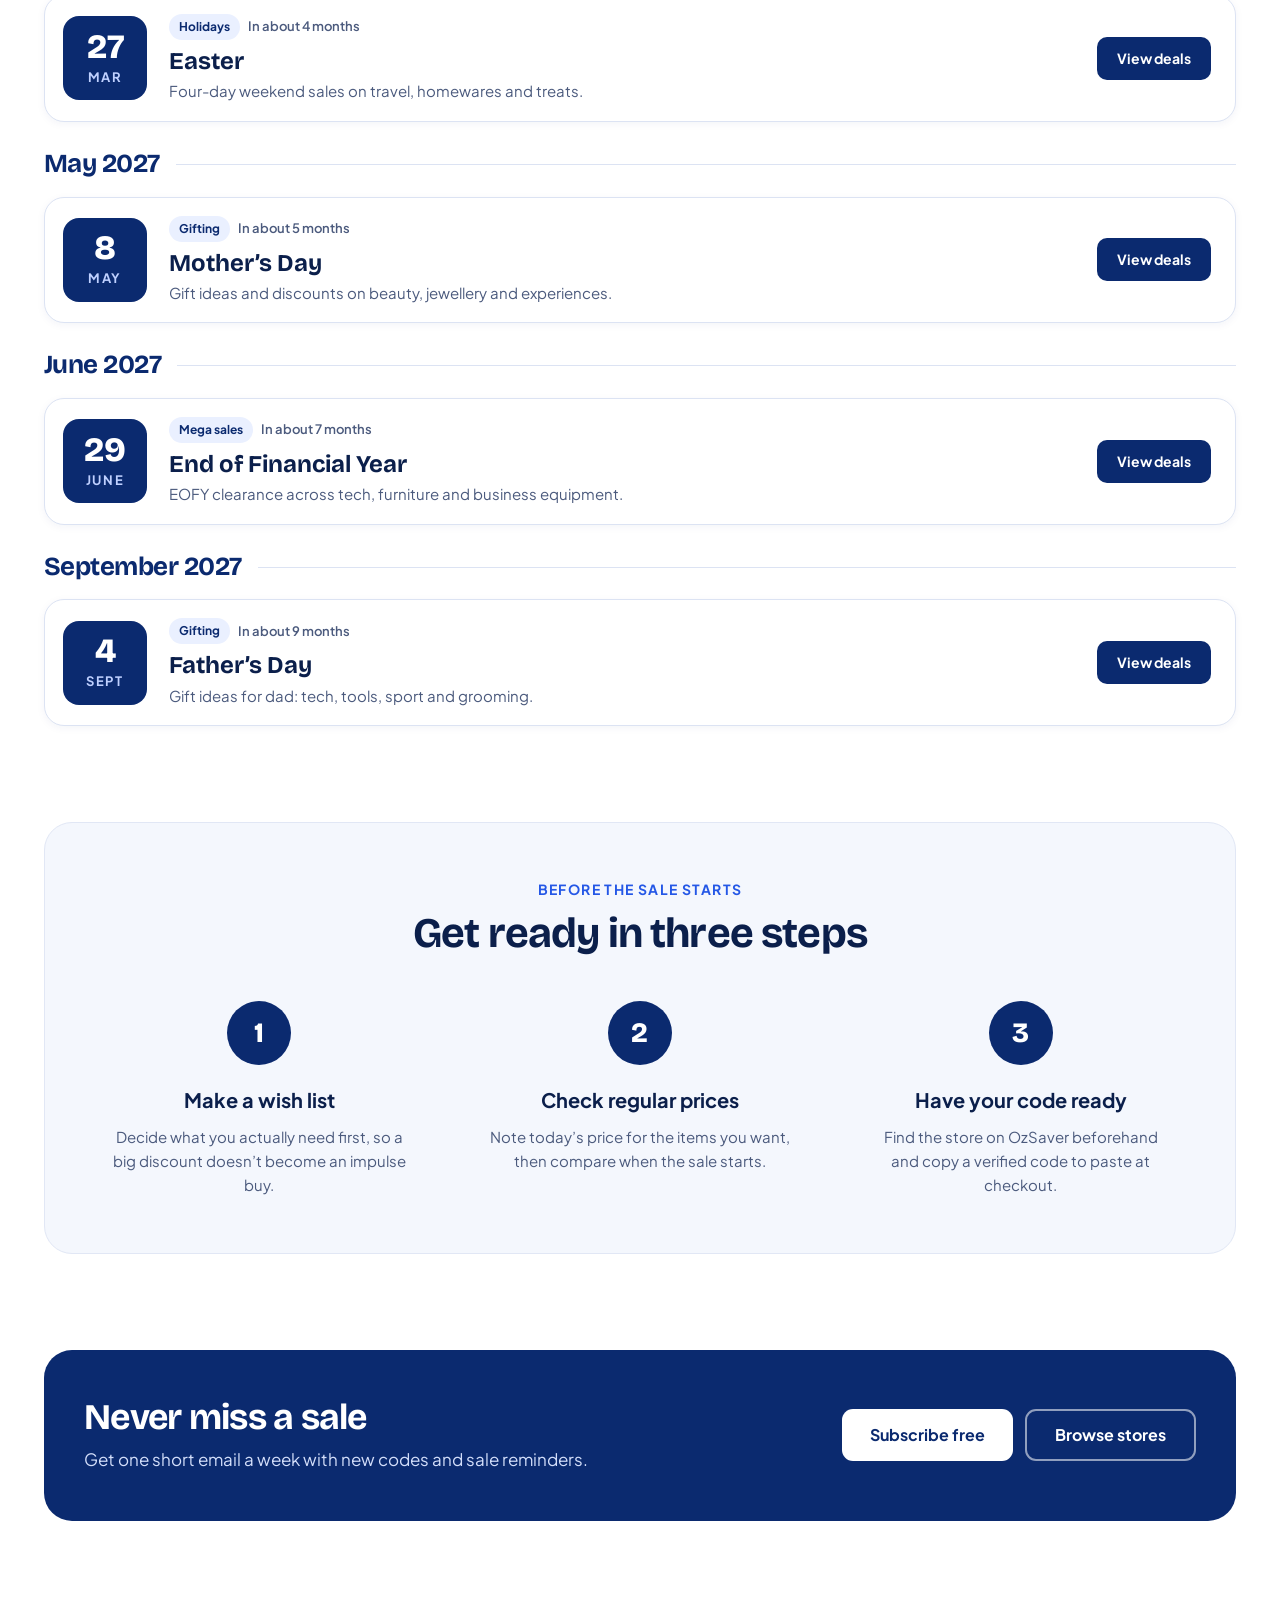
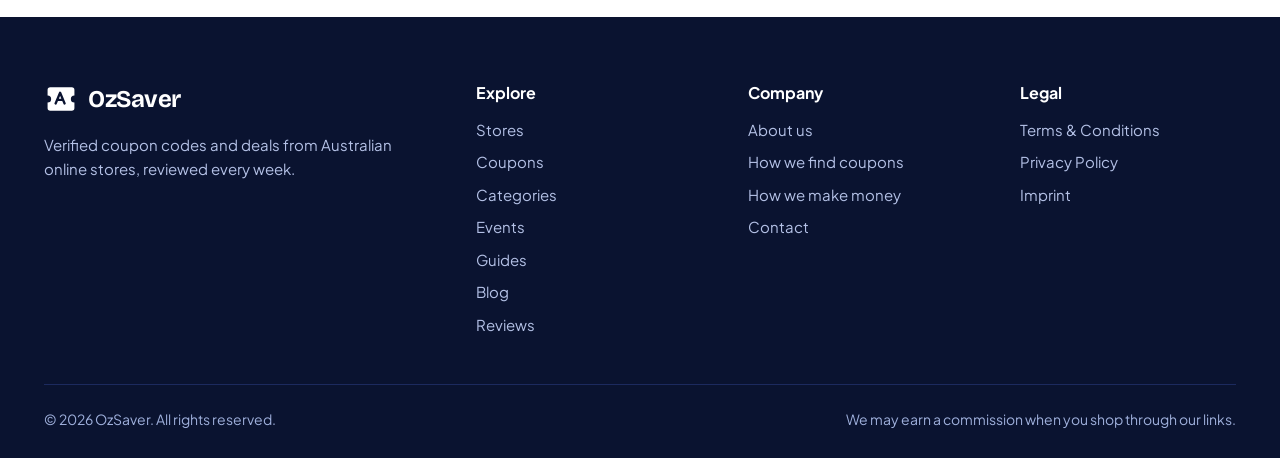
<file: events.html>
<!doctype html>
<html lang="en-AU">
<head>
<meta charset="utf-8">
<meta name="viewport" content="width=device-width, initial-scale=1">
<title>Sale Events &amp; Seasonal Deals – OzSaver</title>
<meta name="description" content="Plan ahead for Australia's biggest sales: Black Friday, Cyber Monday, Boxing Day and more. See dates, countdowns and verified deals.">
<link rel="preconnect" href="https://fonts.googleapis.com">
<link rel="preconnect" href="https://fonts.gstatic.com" crossorigin>
<link rel="stylesheet" href="https://fonts.googleapis.com/css2?family=Bricolage+Grotesque:opsz,wght@12..96,500..800&family=Plus+Jakarta+Sans:wght@400..700&display=swap">
<link rel="stylesheet" href="style.css">
</head>
<body>

<div class="topbar">
  <div class="container topbar__inner">
    <span>Verified Australian coupon codes, checked every week</span>
    <span>Free to use · No sign-up needed</span>
  </div>
</div>

<header class="header">
  <div class="container header__inner">
    <a href="index.html" class="logo" aria-label="OzSaver home">
      <svg width="38" height="38" viewBox="0 0 38 38" aria-hidden="true">
        <path d="M4 9a3 3 0 0 1 3-3h24a3 3 0 0 1 3 3v6a4 4 0 0 0 0 8v6a3 3 0 0 1-3 3H7a3 3 0 0 1-3-3v-6a4 4 0 0 0 0-8z" fill="#0B2A6F"/>
        <path d="M13 24l5-12 5 12M15 20h6" stroke="#fff" stroke-width="2.6" stroke-linecap="round" stroke-linejoin="round" fill="none"/>
      </svg>
      <span>OzSaver</span>
    </a>

    <button class="nav-toggle" id="navToggle" aria-expanded="false" aria-controls="mainNav" aria-label="Toggle menu">
      <svg width="24" height="24" viewBox="0 0 24 24" fill="none" stroke="currentColor" stroke-width="2" stroke-linecap="round" aria-hidden="true"><path d="M4 7h16M4 12h16M4 17h16"/></svg>
    </button>

    <nav class="nav" id="mainNav" aria-label="Main">
      <a href="stores.html">Stores</a>
      <a href="coupons.html">Coupons</a>
      <a href="categories.html">Categories</a>
      <a href="events.html" class="is-active" aria-current="page">Events</a>
      <a href="guides.html">Guides</a>
      <a href="blogs.html">Blogs</a>
      <a href="single-store.html">single store</a>
    </nav>

    <div class="header__actions">
      <span class="region">
        <svg width="16" height="16" viewBox="0 0 24 24" fill="none" stroke="currentColor" stroke-width="2" stroke-linecap="round" stroke-linejoin="round" aria-hidden="true"><circle cx="12" cy="12" r="9"/><path d="M3 12h18M12 3a14 14 0 0 1 0 18M12 3a14 14 0 0 0 0 18"/></svg>
        Australia
      </span>
      <a href="index.html#newsletter" class="btn btn--sm">Subscribe</a>
    </div>
  </div>
</header>

<main>

<!-- Page header + countdown -->
<section class="page-hero page-hero--events">
  <div class="container ev-hero">
    <div class="ev-hero__copy">
      <nav class="breadcrumb" aria-label="Breadcrumb">
        <a href="index.html">Home</a><span aria-hidden="true">/</span><span aria-current="page">Events</span>
      </nav>
      <h1 class="page-hero__title">Sale events &amp; seasonal deals</h1>
      <p class="lead">Know when the big Australian sales start, what to expect and where the best offers will be, so you can plan purchases around them.</p>
      <a href="coupons.html" class="btn ev-hero__btn">Browse current coupons</a>
    </div>

    <div class="countdown" id="countdown" aria-labelledby="cdName"></div>
  </div>
</section>

<!-- Filters -->
<section class="container ev-filter-wrap">
  <div class="ev-filter" id="evFilter" role="group" aria-label="Filter events"></div>
</section>

<!-- Calendar -->
<section class="container ev-calendar" aria-live="polite">
  <div id="evList"></div>
  <p class="empty" id="evEmpty" hidden>No upcoming events in this group yet. Check back soon.</p>
</section>

<!-- Tips -->
<section class="section container">
  <div class="panel">
    <div class="center">
      <div class="eyebrow">BEFORE THE SALE STARTS</div>
      <h2>Get ready in three steps</h2>
    </div>
    <div class="steps" id="tipSteps"></div>
  </div>
</section>

<!-- CTA -->
<section class="section container">
  <div class="cta-band">
    <div>
      <h2>Never miss a sale</h2>
      <p>Get one short email a week with new codes and sale reminders.</p>
    </div>
    <div class="cta-band__actions">
      <a href="index.html#newsletter" class="btn btn--light">Subscribe free</a>
      <a href="stores.html" class="btn btn--ghost">Browse stores</a>
    </div>
  </div>
</section>

</main>

<footer class="footer">
  <div class="container">
    <div class="footer__grid">
      <div class="footer__brand">
        <div class="logo logo--light">
          <svg width="34" height="34" viewBox="0 0 38 38" aria-hidden="true">
            <path d="M4 9a3 3 0 0 1 3-3h24a3 3 0 0 1 3 3v6a4 4 0 0 0 0 8v6a3 3 0 0 1-3 3H7a3 3 0 0 1-3-3v-6a4 4 0 0 0 0-8z" fill="#fff"/>
            <path d="M13 24l5-12 5 12M15 20h6" stroke="#0A1330" stroke-width="2.6" stroke-linecap="round" stroke-linejoin="round" fill="none"/>
          </svg>
          <span>OzSaver</span>
        </div>
        <p>Verified coupon codes and deals from Australian online stores, reviewed every week.</p>
      </div>
      <div>
        <h3>Explore</h3>
        <a href="stores.html">Stores</a><a href="coupons.html">Coupons</a><a href="categories.html">Categories</a><a href="events.html">Events</a><a href="index.html#guides">Guides</a><a href="index.html#blog">Blog</a><a href="index.html#reviews">Reviews</a>
      </div>
      <div>
        <h3>Company</h3>
        <a href="#">About us</a><a href="#">How we find coupons</a><a href="#">How we make money</a><a href="#">Contact</a>
      </div>
      <div>
        <h3>Legal</h3>
        <a href="#">Terms &amp; Conditions</a><a href="#">Privacy Policy</a><a href="#">Imprint</a>
      </div>
    </div>
    <div class="footer__bottom">
      <span>© <span id="year">2026</span> OzSaver. All rights reserved.</span>
      <span>We may earn a commission when you shop through our links.</span>
    </div>
  </div>
</footer>

<script src="events.js"></script>
</body>
</html>
</file>
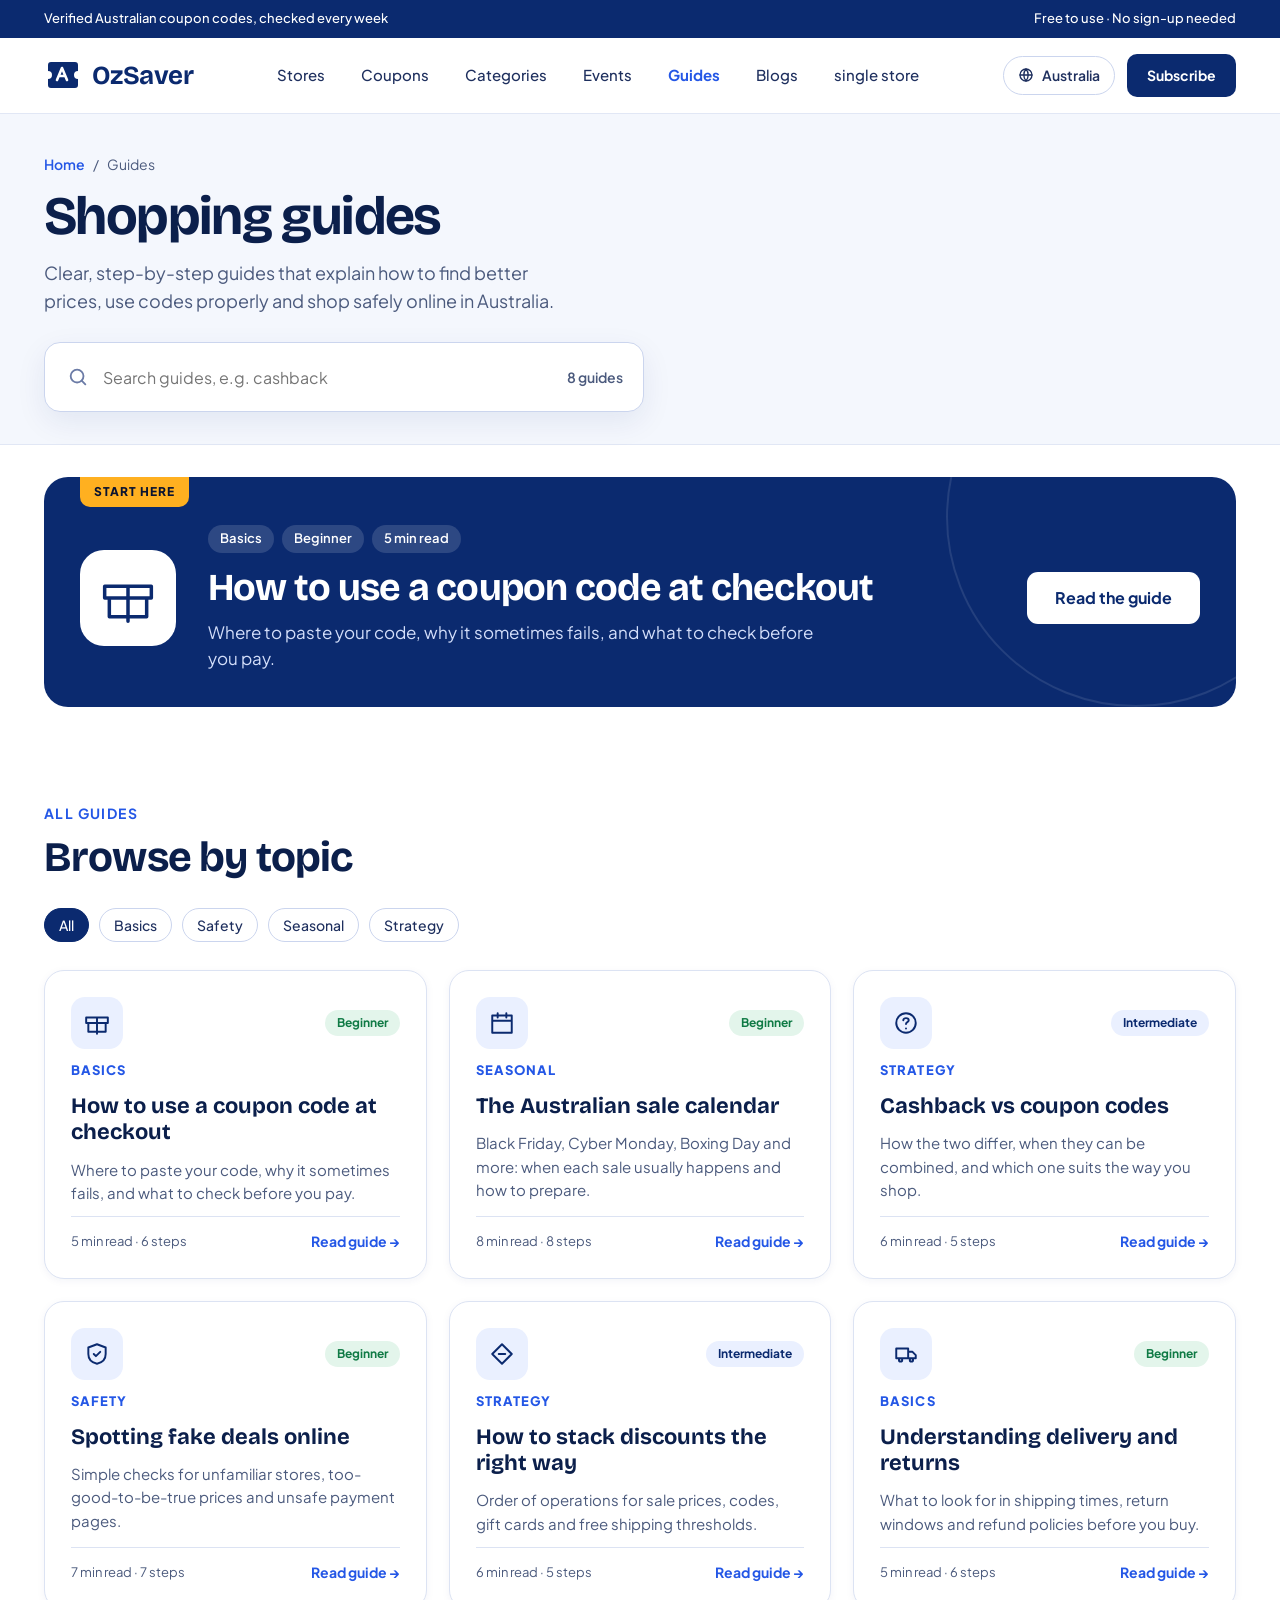
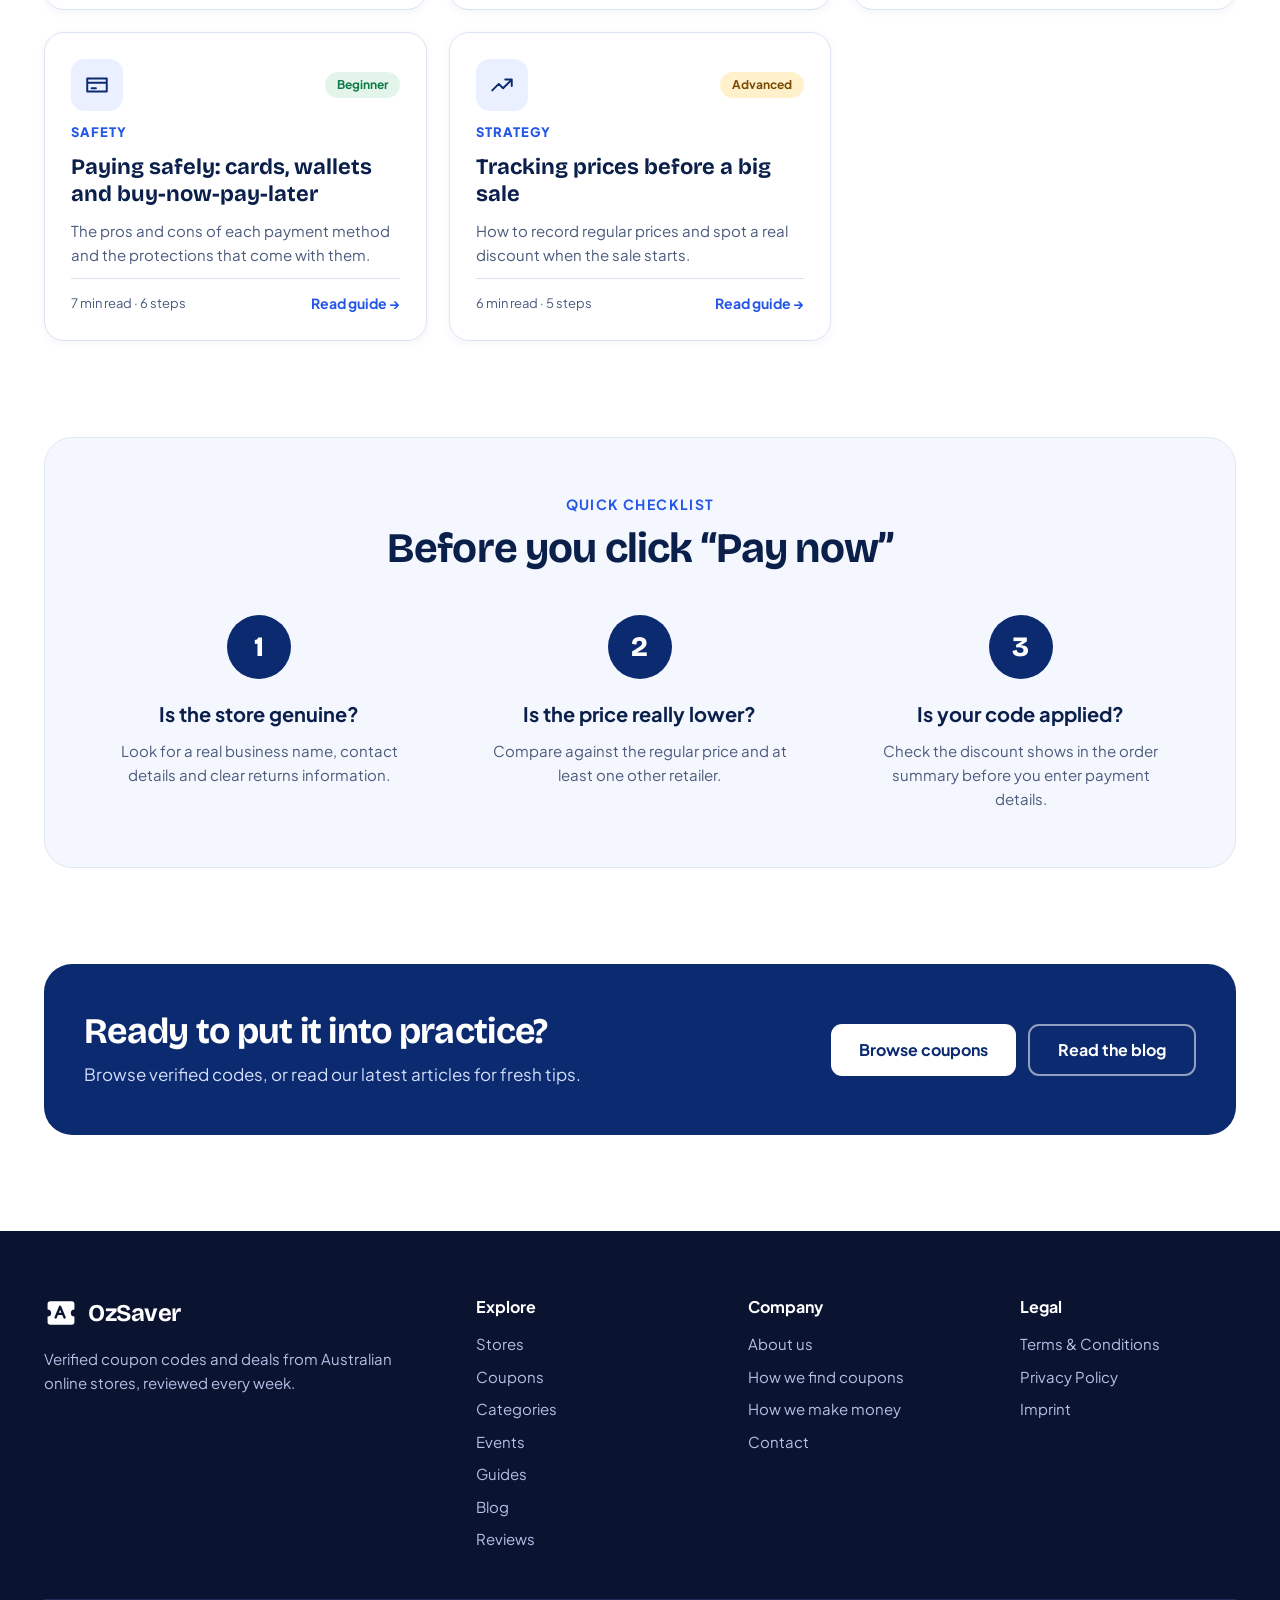
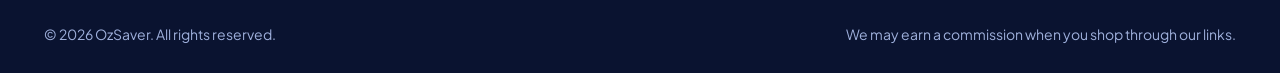
<file: guides.html>
<!doctype html>
<html lang="en-AU">
<head>
<meta charset="utf-8">
<meta name="viewport" content="width=device-width, initial-scale=1">
<title>Shopping Guides – OzSaver</title>
<meta name="description" content="Step-by-step shopping guides for Australians: using coupon codes, stacking discounts, spotting fake deals and planning around sales.">
<link rel="preconnect" href="https://fonts.googleapis.com">
<link rel="preconnect" href="https://fonts.gstatic.com" crossorigin>
<link rel="stylesheet" href="https://fonts.googleapis.com/css2?family=Bricolage+Grotesque:opsz,wght@12..96,500..800&family=Plus+Jakarta+Sans:wght@400..700&display=swap">
<link rel="stylesheet" href="style.css">
</head>
<body>

<div class="topbar">
  <div class="container topbar__inner">
    <span>Verified Australian coupon codes, checked every week</span>
    <span>Free to use · No sign-up needed</span>
  </div>
</div>

<header class="header">
  <div class="container header__inner">
    <a href="index.html" class="logo" aria-label="OzSaver home">
      <svg width="38" height="38" viewBox="0 0 38 38" aria-hidden="true">
        <path d="M4 9a3 3 0 0 1 3-3h24a3 3 0 0 1 3 3v6a4 4 0 0 0 0 8v6a3 3 0 0 1-3 3H7a3 3 0 0 1-3-3v-6a4 4 0 0 0 0-8z" fill="#0B2A6F"/>
        <path d="M13 24l5-12 5 12M15 20h6" stroke="#fff" stroke-width="2.6" stroke-linecap="round" stroke-linejoin="round" fill="none"/>
      </svg>
      <span>OzSaver</span>
    </a>

    <button class="nav-toggle" id="navToggle" aria-expanded="false" aria-controls="mainNav" aria-label="Toggle menu">
      <svg width="24" height="24" viewBox="0 0 24 24" fill="none" stroke="currentColor" stroke-width="2" stroke-linecap="round" aria-hidden="true"><path d="M4 7h16M4 12h16M4 17h16"/></svg>
    </button>

    <nav class="nav" id="mainNav" aria-label="Main">
      <a href="stores.html">Stores</a>
      <a href="coupons.html">Coupons</a>
      <a href="categories.html">Categories</a>
      <a href="events.html">Events</a>
      <a href="guides.html" class="is-active" aria-current="page">Guides</a>
      <a href="blogs.html">Blogs</a>
      <a href="single-store.html">single store</a>
    </nav>

    <div class="header__actions">
      <span class="region">
        <svg width="16" height="16" viewBox="0 0 24 24" fill="none" stroke="currentColor" stroke-width="2" stroke-linecap="round" stroke-linejoin="round" aria-hidden="true"><circle cx="12" cy="12" r="9"/><path d="M3 12h18M12 3a14 14 0 0 1 0 18M12 3a14 14 0 0 0 0 18"/></svg>
        Australia
      </span>
      <a href="index.html#newsletter" class="btn btn--sm">Subscribe</a>
    </div>
  </div>
</header>

<main>

<!-- Page header -->
<section class="page-hero">
  <div class="container">
    <nav class="breadcrumb" aria-label="Breadcrumb">
      <a href="index.html">Home</a><span aria-hidden="true">/</span><span aria-current="page">Guides</span>
    </nav>
    <h1 class="page-hero__title">Shopping guides</h1>
    <p class="lead">Clear, step-by-step guides that explain how to find better prices, use codes properly and shop safely online in Australia.</p>

    <form class="search search--page" id="guideSearchForm" role="search">
      <label for="guideSearch" class="sr-only">Search guides</label>
      <svg width="22" height="22" viewBox="0 0 24 24" fill="none" stroke="#6B7BA6" stroke-width="2" stroke-linecap="round" aria-hidden="true"><circle cx="11" cy="11" r="7"/><path d="M20 20l-4-4"/></svg>
      <input id="guideSearch" type="search" placeholder="Search guides, e.g. cashback" autocomplete="off">
      <span class="search__count" id="guideCount" aria-live="polite"></span>
    </form>
  </div>
</section>

<!-- Start here -->
<section class="container gstart-wrap" id="startHere" aria-labelledby="startTitle">
  <div class="gstart" id="gStart"></div>
</section>

<!-- All guides -->
<section class="section container" id="allGuides">
  <div class="section__head">
    <div>
      <div class="eyebrow">ALL GUIDES</div>
      <h2 id="guidesTitle">Browse by topic</h2>
    </div>
  </div>
  <div class="ev-filter blog-filter" id="guideFilter" role="group" aria-label="Filter guides by topic"></div>
  <div class="gcards" id="gCards"></div>
  <p class="empty" id="guideEmpty" hidden>No guides match your search. Try another topic.</p>
</section>

<!-- Checklist -->
<section class="section container">
  <div class="panel">
    <div class="center">
      <div class="eyebrow">QUICK CHECKLIST</div>
      <h2>Before you click “Pay now”</h2>
    </div>
    <div class="steps" id="checkSteps"></div>
  </div>
</section>

<!-- CTA -->
<section class="section container">
  <div class="cta-band">
    <div>
      <h2>Ready to put it into practice?</h2>
      <p>Browse verified codes, or read our latest articles for fresh tips.</p>
    </div>
    <div class="cta-band__actions">
      <a href="coupons.html" class="btn btn--light">Browse coupons</a>
      <a href="blog.html" class="btn btn--ghost">Read the blog</a>
    </div>
  </div>
</section>

</main>

<footer class="footer">
  <div class="container">
    <div class="footer__grid">
      <div class="footer__brand">
        <div class="logo logo--light">
          <svg width="34" height="34" viewBox="0 0 38 38" aria-hidden="true">
            <path d="M4 9a3 3 0 0 1 3-3h24a3 3 0 0 1 3 3v6a4 4 0 0 0 0 8v6a3 3 0 0 1-3 3H7a3 3 0 0 1-3-3v-6a4 4 0 0 0 0-8z" fill="#fff"/>
            <path d="M13 24l5-12 5 12M15 20h6" stroke="#0A1330" stroke-width="2.6" stroke-linecap="round" stroke-linejoin="round" fill="none"/>
          </svg>
          <span>OzSaver</span>
        </div>
        <p>Verified coupon codes and deals from Australian online stores, reviewed every week.</p>
      </div>
      <div>
        <h3>Explore</h3>
        <a href="stores.html">Stores</a><a href="coupons.html">Coupons</a><a href="categories.html">Categories</a><a href="events.html">Events</a><a href="guides.html">Guides</a><a href="blog.html">Blog</a><a href="index.html#reviews">Reviews</a>
      </div>
      <div>
        <h3>Company</h3>
        <a href="#">About us</a><a href="#">How we find coupons</a><a href="#">How we make money</a><a href="#">Contact</a>
      </div>
      <div>
        <h3>Legal</h3>
        <a href="#">Terms &amp; Conditions</a><a href="#">Privacy Policy</a><a href="#">Imprint</a>
      </div>
    </div>
    <div class="footer__bottom">
      <span>© <span id="year">2026</span> OzSaver. All rights reserved.</span>
      <span>We may earn a commission when you shop through our links.</span>
    </div>
  </div>
</footer>

<script src="guides.js"></script>
</body>
</html>
</file>
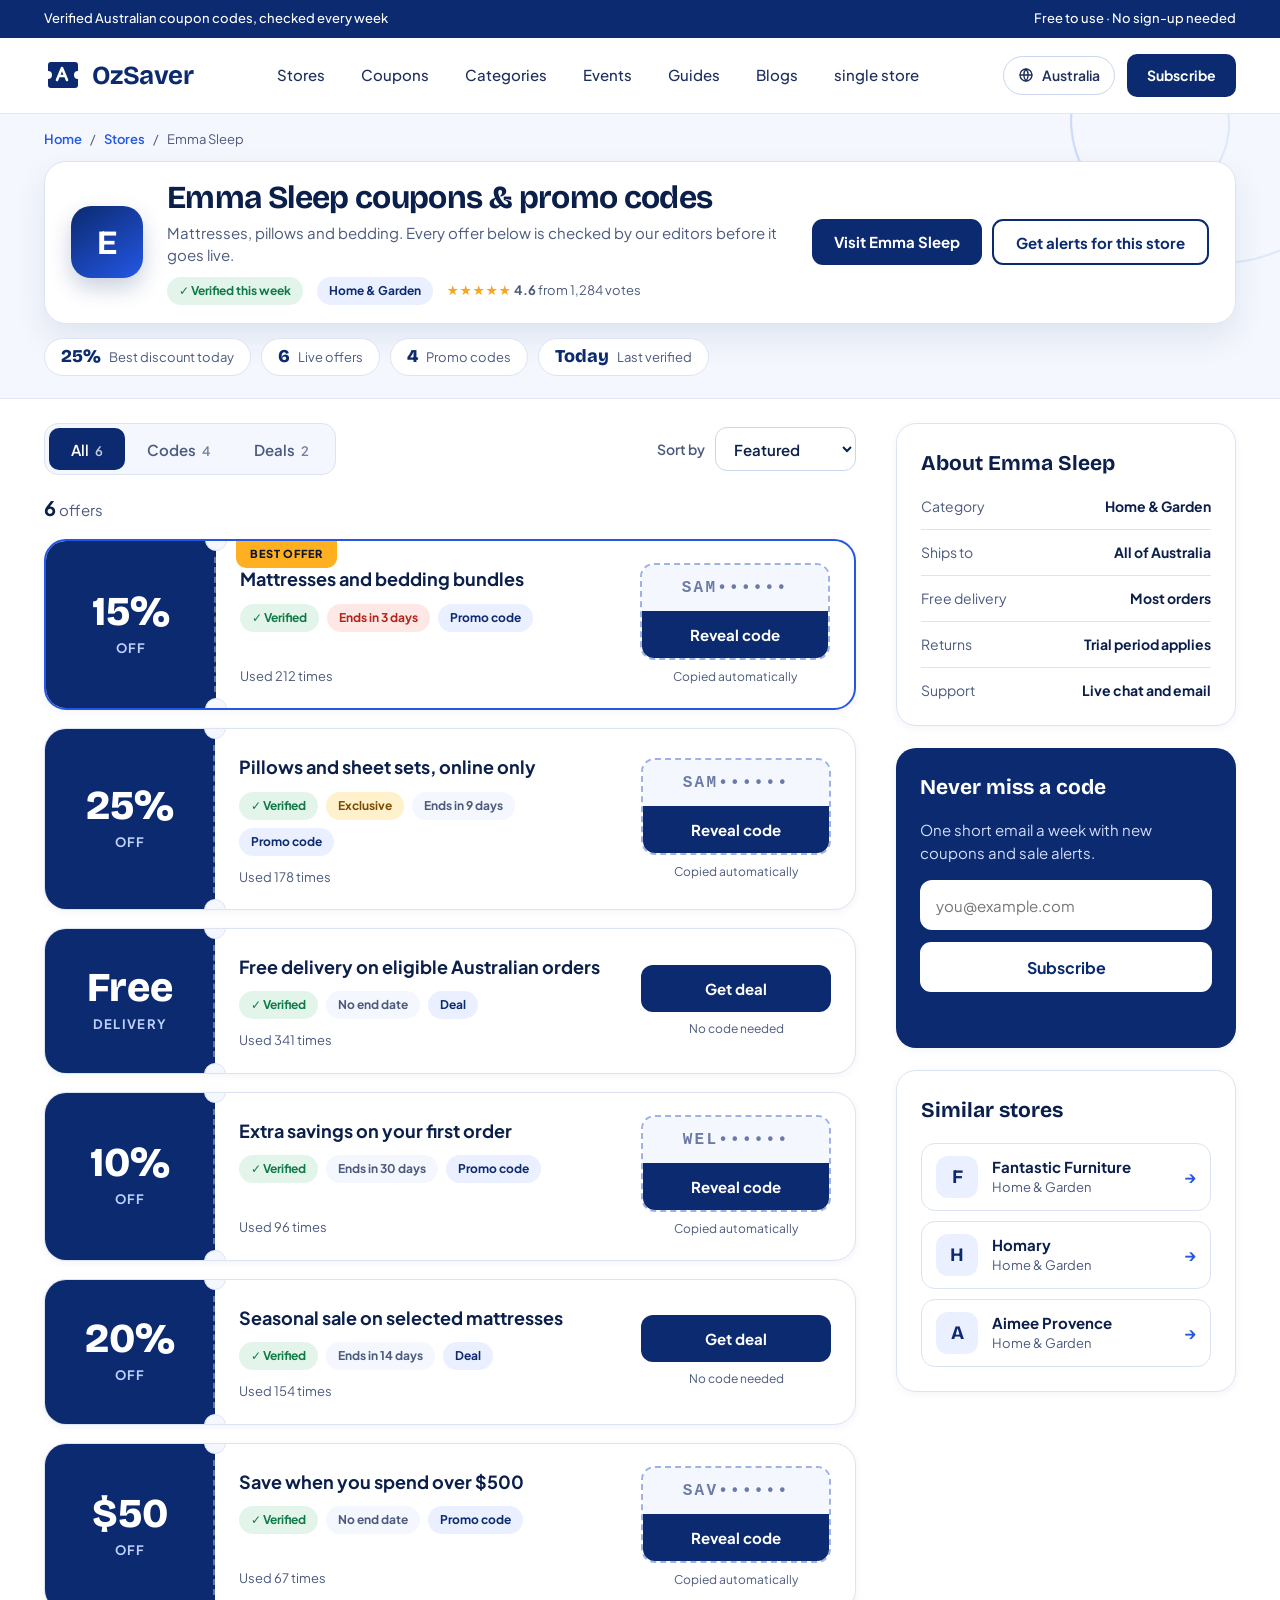
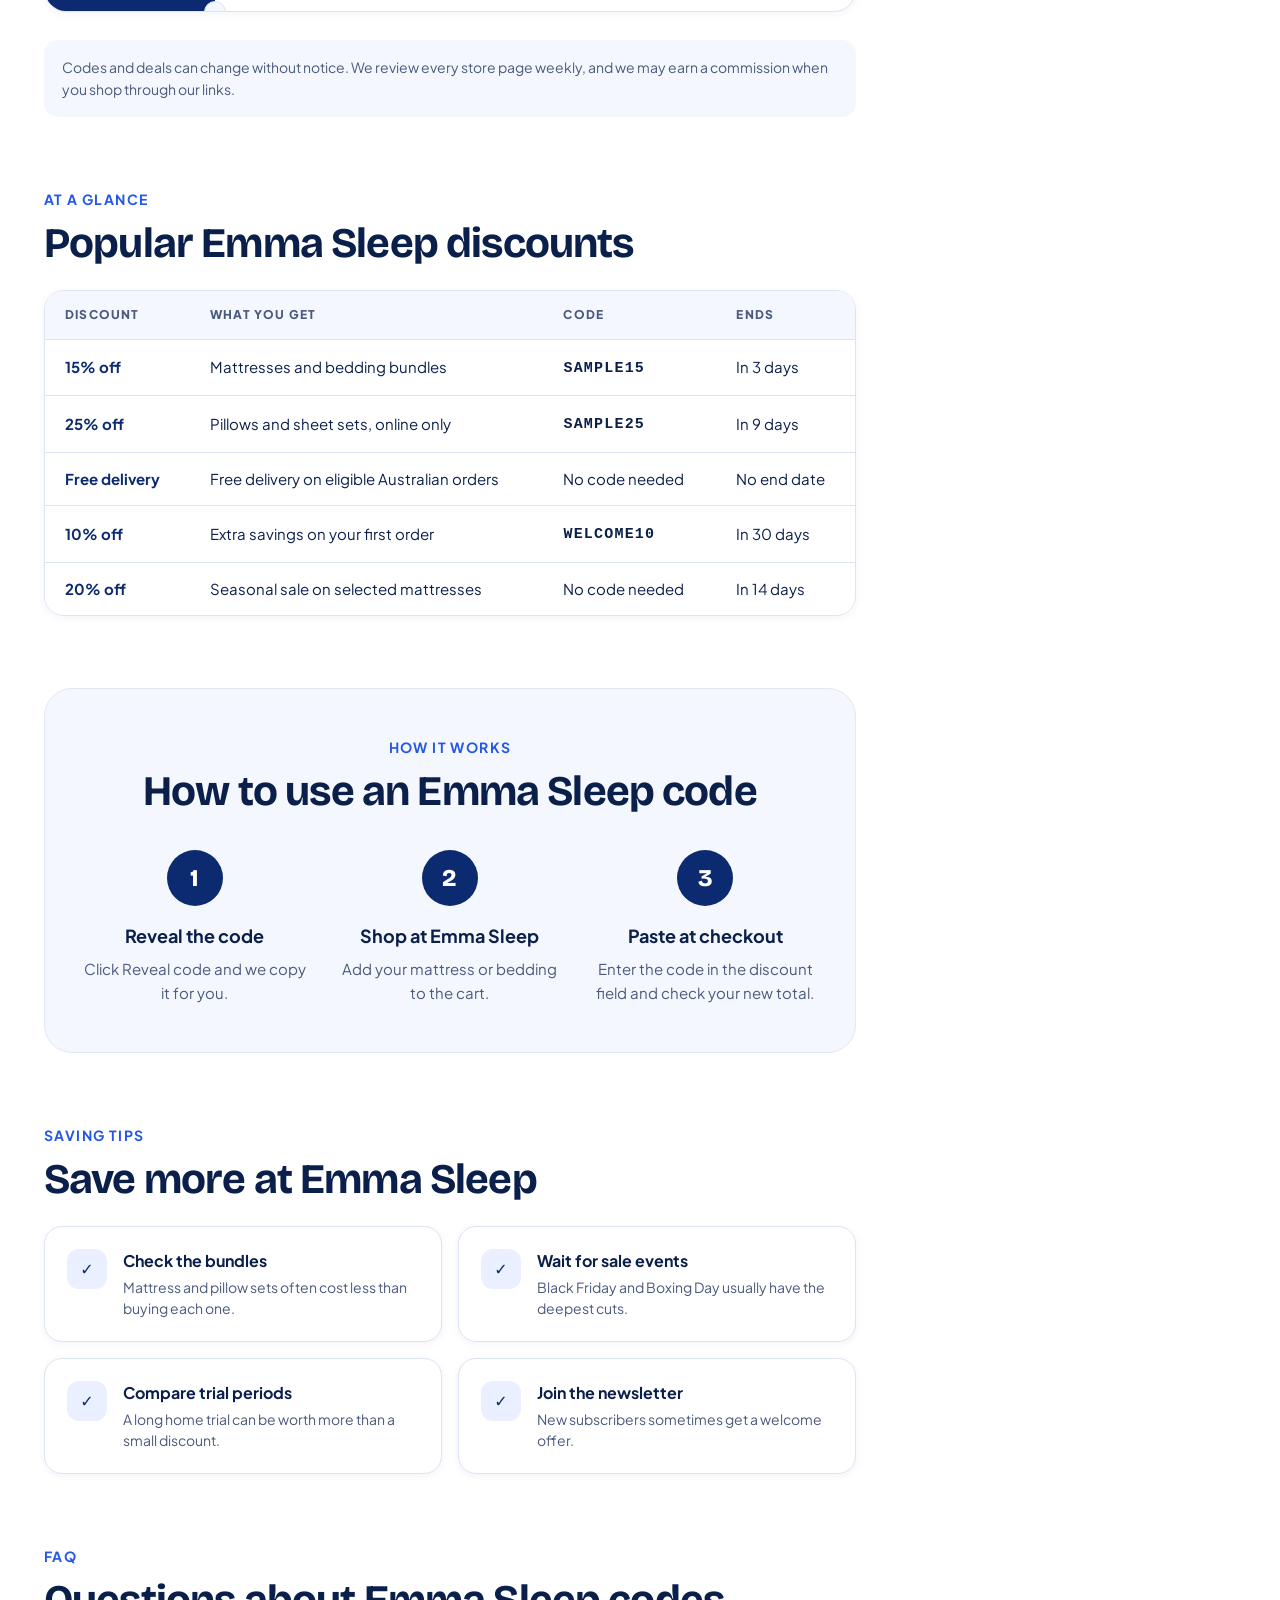
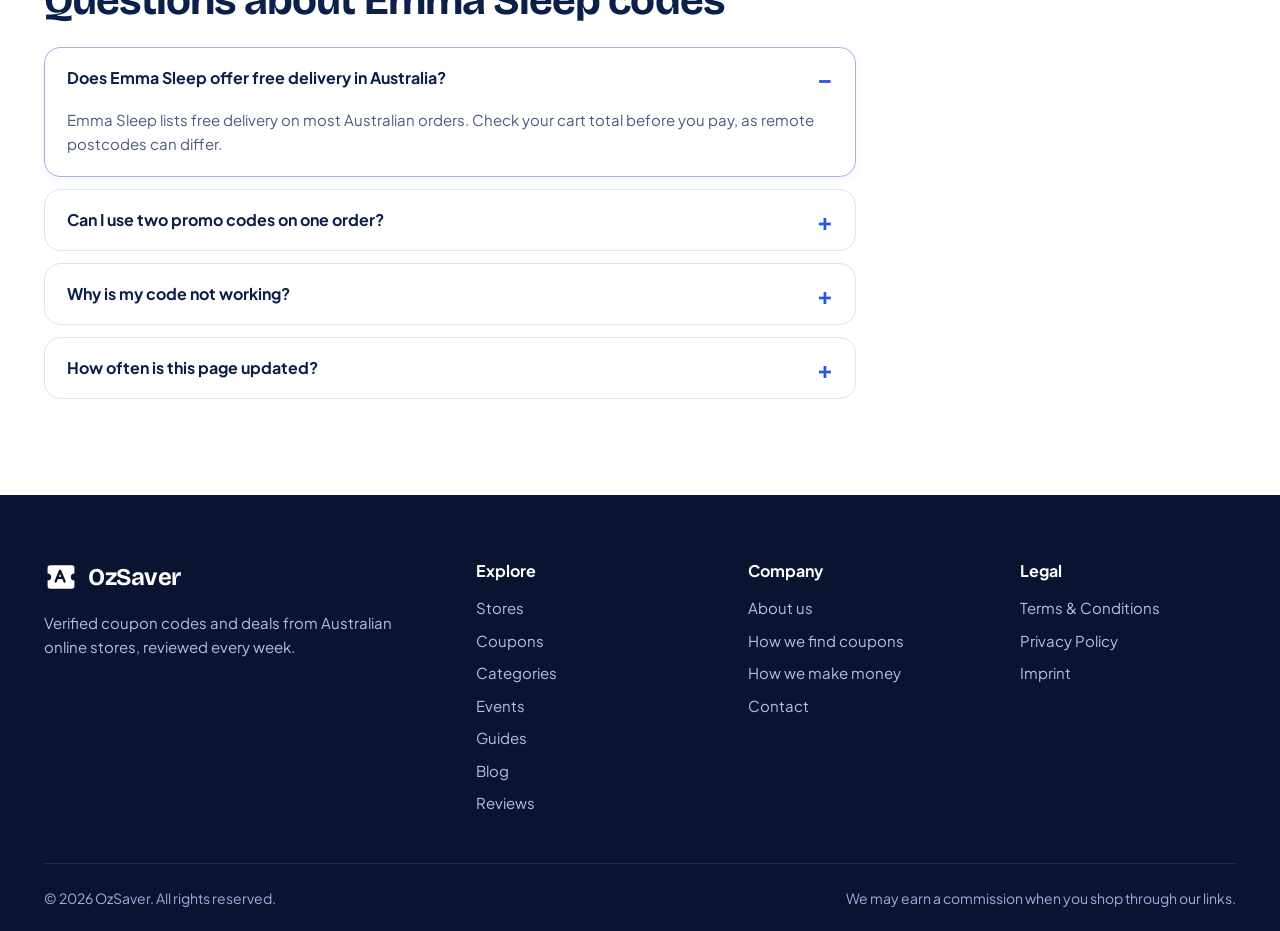
<file: single-store.html>
<!doctype html>
<html lang="en-AU">
<head>
<meta charset="utf-8">
<meta name="viewport" content="width=device-width, initial-scale=1">
<title>Emma Sleep Coupons &amp; Promo Codes – OzSaver</title>
<meta name="description" content="Verified Emma Sleep promo codes and deals for Australian shoppers, checked every week.">
<link rel="preconnect" href="https://fonts.googleapis.com">
<link rel="preconnect" href="https://fonts.gstatic.com" crossorigin>
<link rel="stylesheet" href="https://fonts.googleapis.com/css2?family=Bricolage+Grotesque:opsz,wght@12..96,500..800&family=Plus+Jakarta+Sans:wght@400..700&display=swap">
<link rel="stylesheet" href="home.css">
<link rel="stylesheet" href="single-store.css">
</head>
<body>

<!-- Utility bar -->
<div class="topbar">
  <div class="container topbar__inner">
    <span>Verified Australian coupon codes, checked every week</span>
    <span>Free to use · No sign-up needed</span>
  </div>
</div>

<!-- Header -->
<header class="header">
  <div class="container header__inner">
    <a href="index.html" class="logo" aria-label="OzSaver home">
      <svg width="38" height="38" viewBox="0 0 38 38" aria-hidden="true">
        <path d="M4 9a3 3 0 0 1 3-3h24a3 3 0 0 1 3 3v6a4 4 0 0 0 0 8v6a3 3 0 0 1-3 3H7a3 3 0 0 1-3-3v-6a4 4 0 0 0 0-8z" fill="#0B2A6F"/>
        <path d="M13 24l5-12 5 12M15 20h6" stroke="#fff" stroke-width="2.6" stroke-linecap="round" stroke-linejoin="round" fill="none"/>
      </svg>
      <span>OzSaver</span>
    </a>

    <button class="nav-toggle" id="navToggle" aria-expanded="false" aria-controls="mainNav" aria-label="Toggle menu">
      <svg width="24" height="24" viewBox="0 0 24 24" fill="none" stroke="currentColor" stroke-width="2" stroke-linecap="round" aria-hidden="true"><path d="M4 7h16M4 12h16M4 17h16"/></svg>
    </button>

    <nav class="nav" id="mainNav" aria-label="Main">
      <a href="stores.html" >Stores</a>
      <a href="coupons.html">Coupons</a>
      <a href="categories.html">Categories</a>
      <a href="events.html">Events</a>
      <a href="guides.html">Guides</a>
      <a href="blogs.html">Blogs</a>
      <a href="single-store.html" class="is-active">single store</a>
    </nav>

    <div class="header__actions">
      <span class="region">
        <svg width="16" height="16" viewBox="0 0 24 24" fill="none" stroke="currentColor" stroke-width="2" stroke-linecap="round" stroke-linejoin="round" aria-hidden="true"><circle cx="12" cy="12" r="9"/><path d="M3 12h18M12 3a14 14 0 0 1 0 18M12 3a14 14 0 0 0 0 18"/></svg>
        Australia
      </span>
      <a href="#newsletter" class="btn btn--sm">Subscribe</a>
    </div>
  </div>
</header>

<main>

<!-- Store hero -->
<section class="sp-hero">
  <div class="container">
    <nav class="sp-crumb" aria-label="Breadcrumb">
      <a href="index.html">Home</a><span>/</span><a href="stores.html">Stores</a><span>/</span><span>Emma Sleep</span>
    </nav>

    <div class="sp-card">
      <div class="sp-logo" aria-hidden="true">E</div>
      <div class="sp-info">
        <h1 class="sp-title">Emma Sleep coupons &amp; promo codes</h1>
        <p class="sp-lead">Mattresses, pillows and bedding. Every offer below is checked by our editors before it goes live.</p>
        <div class="sp-meta">
          <span class="sp-badge sp-badge--ok">✓ Verified this week</span>
          <span class="sp-badge">Home &amp; Garden</span>
          <span><span class="sp-stars" aria-hidden="true">★★★★★</span> <b>4.6</b> from 1,284 votes</span>
        </div>
      </div>
      <div class="sp-actions">
        <a href="#" class="btn">Visit Emma Sleep</a>
        <button type="button" class="btn sp-btn-outline" id="alertBtn">Get alerts for this store</button>
      </div>
    </div>

    <ul class="sp-stats">
      <li><b>25%</b><span>Best discount today</span></li>
      <li><b id="statOffers">6</b><span>Live offers</span></li>
      <li><b id="statCodes">4</b><span>Promo codes</span></li>
      <li><b>Today</b><span>Last verified</span></li>
    </ul>
  </div>
</section>

<div class="container sp-layout">

  <!-- Main column -->
  <div class="sp-main">
    <div class="sp-bar">
      <div class="sp-tabs" role="group" aria-label="Offer type">
        <button type="button" class="sp-tab is-on" data-f="all">All<em id="nAll">6</em></button>
        <button type="button" class="sp-tab" data-f="code">Codes<em id="nCode">4</em></button>
        <button type="button" class="sp-tab" data-f="deal">Deals<em id="nDeal">2</em></button>
      </div>
      <label class="sp-sort">Sort by
        <select id="sortSel">
          <option value="featured">Featured</option>
          <option value="ending">Ending soon</option>
          <option value="used">Most used</option>
        </select>
      </label>
    </div>
    <p class="sp-count"><b id="offerCount">6</b> offers</p>

    <div class="sp-offers" id="offerList"></div>

    <p class="sp-note">Codes and deals can change without notice. We review every store page weekly, and we may earn a commission when you shop through our links.</p>

    <section class="sp-section">
      <div class="eyebrow">AT A GLANCE</div>
      <h2>Popular Emma Sleep discounts</h2>
      <div class="sp-table-wrap">
        <table class="sp-table">
          <thead><tr><th>Discount</th><th>What you get</th><th>Code</th><th>Ends</th></tr></thead>
          <tbody id="offerTable"></tbody>
        </table>
      </div>
    </section>

    <section class="sp-section">
      <div class="sp-panel">
        <div class="eyebrow">HOW IT WORKS</div>
        <h2>How to use an Emma Sleep code</h2>
        <div class="sp-steps">
          <div class="sp-step"><b>1</b><h3>Reveal the code</h3><p>Click Reveal code and we copy it for you.</p></div>
          <div class="sp-step"><b>2</b><h3>Shop at Emma Sleep</h3><p>Add your mattress or bedding to the cart.</p></div>
          <div class="sp-step"><b>3</b><h3>Paste at checkout</h3><p>Enter the code in the discount field and check your new total.</p></div>
        </div>
      </div>
    </section>

    <section class="sp-section">
      <div class="eyebrow">SAVING TIPS</div>
      <h2>Save more at Emma Sleep</h2>
      <div class="sp-tips">
        <div class="sp-tip"><i>✓</i><div><b>Check the bundles</b><span>Mattress and pillow sets often cost less than buying each one.</span></div></div>
        <div class="sp-tip"><i>✓</i><div><b>Wait for sale events</b><span>Black Friday and Boxing Day usually have the deepest cuts.</span></div></div>
        <div class="sp-tip"><i>✓</i><div><b>Compare trial periods</b><span>A long home trial can be worth more than a small discount.</span></div></div>
        <div class="sp-tip"><i>✓</i><div><b>Join the newsletter</b><span>New subscribers sometimes get a welcome offer.</span></div></div>
      </div>
    </section>

    <section class="sp-section sp-faq">
      <div class="eyebrow">FAQ</div>
      <h2>Questions about Emma Sleep codes</h2>
      <details open><summary>Does Emma Sleep offer free delivery in Australia?</summary><p>Emma Sleep lists free delivery on most Australian orders. Check your cart total before you pay, as remote postcodes can differ.</p></details>
      <details><summary>Can I use two promo codes on one order?</summary><p>Most stores accept one code per order. If a code is rejected, remove the other one and try again.</p></details>
      <details><summary>Why is my code not working?</summary><p>Check the expiry date, the minimum spend and whether the code covers sale items. Then copy it again without extra spaces.</p></details>
      <details><summary>How often is this page updated?</summary><p>Our editors review every store page each week and remove expired offers.</p></details>
    </section>
  </div>

  <!-- Sidebar -->
  <aside class="sp-side">
    <div class="sp-box">
      <h3>About Emma Sleep</h3>
      <dl class="sp-facts">
        <div><dt>Category</dt><dd>Home &amp; Garden</dd></div>
        <div><dt>Ships to</dt><dd>All of Australia</dd></div>
        <div><dt>Free delivery</dt><dd>Most orders</dd></div>
        <div><dt>Returns</dt><dd>Trial period applies</dd></div>
        <div><dt>Support</dt><dd>Live chat and email</dd></div>
      </dl>
    </div>

    <div class="sp-box sp-box--dark" id="newsletter">
      <h3>Never miss a code</h3>
      <p>One short email a week with new coupons and sale alerts.</p>
      <form id="sideForm" novalidate>
        <label for="sideEmail" class="sr-only">Email address</label>
        <input id="sideEmail" type="email" placeholder="you@example.com" required>
        <button type="submit" class="btn">Subscribe</button>
        <p class="sp-msg" id="sideMsg" role="status" aria-live="polite"></p>
      </form>
    </div>

    <div class="sp-box">
      <h3>Similar stores</h3>
      <div class="sp-similar">
        <a href="#"><i>F</i><span><b>Fantastic Furniture</b><small>Home &amp; Garden</small></span><em>→</em></a>
        <a href="#"><i>H</i><span><b>Homary</b><small>Home &amp; Garden</small></span><em>→</em></a>
        <a href="#"><i>A</i><span><b>Aimee Provence</b><small>Home &amp; Garden</small></span><em>→</em></a>
      </div>
    </div>
  </aside>
</div>

</main>

<!-- Footer -->
<footer class="footer">
  <div class="container">
    <div class="footer__grid">
      <div class="footer__brand">
        <div class="logo logo--light">
          <svg width="34" height="34" viewBox="0 0 38 38" aria-hidden="true">
            <path d="M4 9a3 3 0 0 1 3-3h24a3 3 0 0 1 3 3v6a4 4 0 0 0 0 8v6a3 3 0 0 1-3 3H7a3 3 0 0 1-3-3v-6a4 4 0 0 0 0-8z" fill="#fff"/>
            <path d="M13 24l5-12 5 12M15 20h6" stroke="#0A1330" stroke-width="2.6" stroke-linecap="round" stroke-linejoin="round" fill="none"/>
          </svg>
          <span>OzSaver</span>
        </div>
        <p>Verified coupon codes and deals from Australian online stores, reviewed every week.</p>
      </div>
      <div>
        <h3>Explore</h3>
        <a href="stores.html">Stores</a><a href="coupons.html">Coupons</a><a href="categories.html">Categories</a><a href="events.html">Events</a><a href="guides.html">Guides</a><a href="blogs.html">Blog</a><a href="#">Reviews</a>
      </div>
      <div>
        <h3>Company</h3>
        <a href="#">About us</a><a href="#">How we find coupons</a><a href="#">How we make money</a><a href="#">Contact</a>
      </div>
      <div>
        <h3>Legal</h3>
        <a href="#">Terms &amp; Conditions</a><a href="#">Privacy Policy</a><a href="#">Imprint</a>
      </div>
    </div>
    <div class="footer__bottom">
      <span>© <span id="year">2026</span> OzSaver. All rights reserved.</span>
      <span>We may earn a commission when you shop through our links.</span>
    </div>
  </div>
</footer>

<!-- Code / deal modal (same markup as your coupons page) -->
<div class="modal" id="codeModal" role="dialog" aria-modal="true" aria-labelledby="modalTitle" hidden>
  <div class="modal__box">
    <button class="modal__close" id="modalClose" aria-label="Close">×</button>
    <div class="modal__store" id="modalStore"></div>
    <h3 id="modalTitle"></h3>
    <p id="modalDesc"></p>
    <div class="modal__code" id="modalCodeWrap">
      <code id="modalCode"></code>
      <button class="btn btn--sm" id="modalCopy">Copy</button>
    </div>
    <a href="#" class="btn btn--block" id="modalGo">Go to store</a>
  </div>
</div>

<script src="single-store.js"></script>
</body>
</html>
</file>
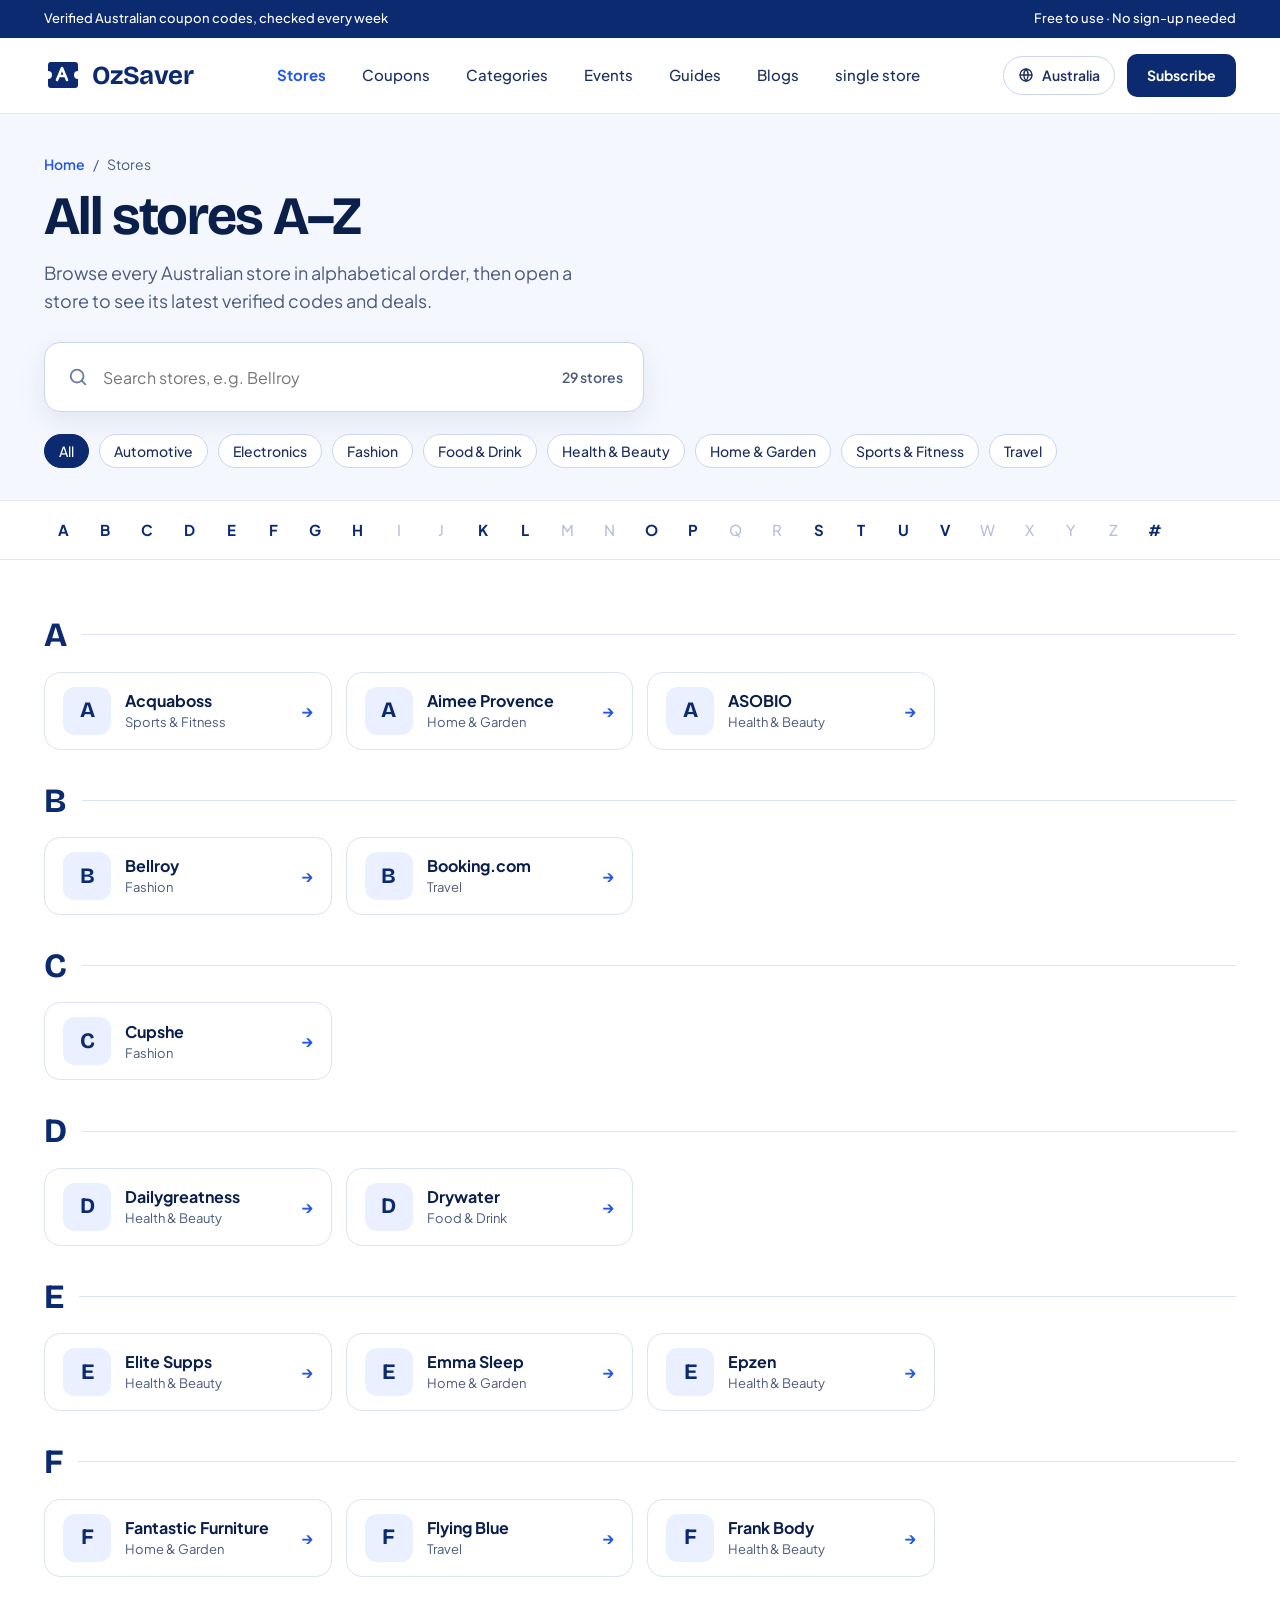
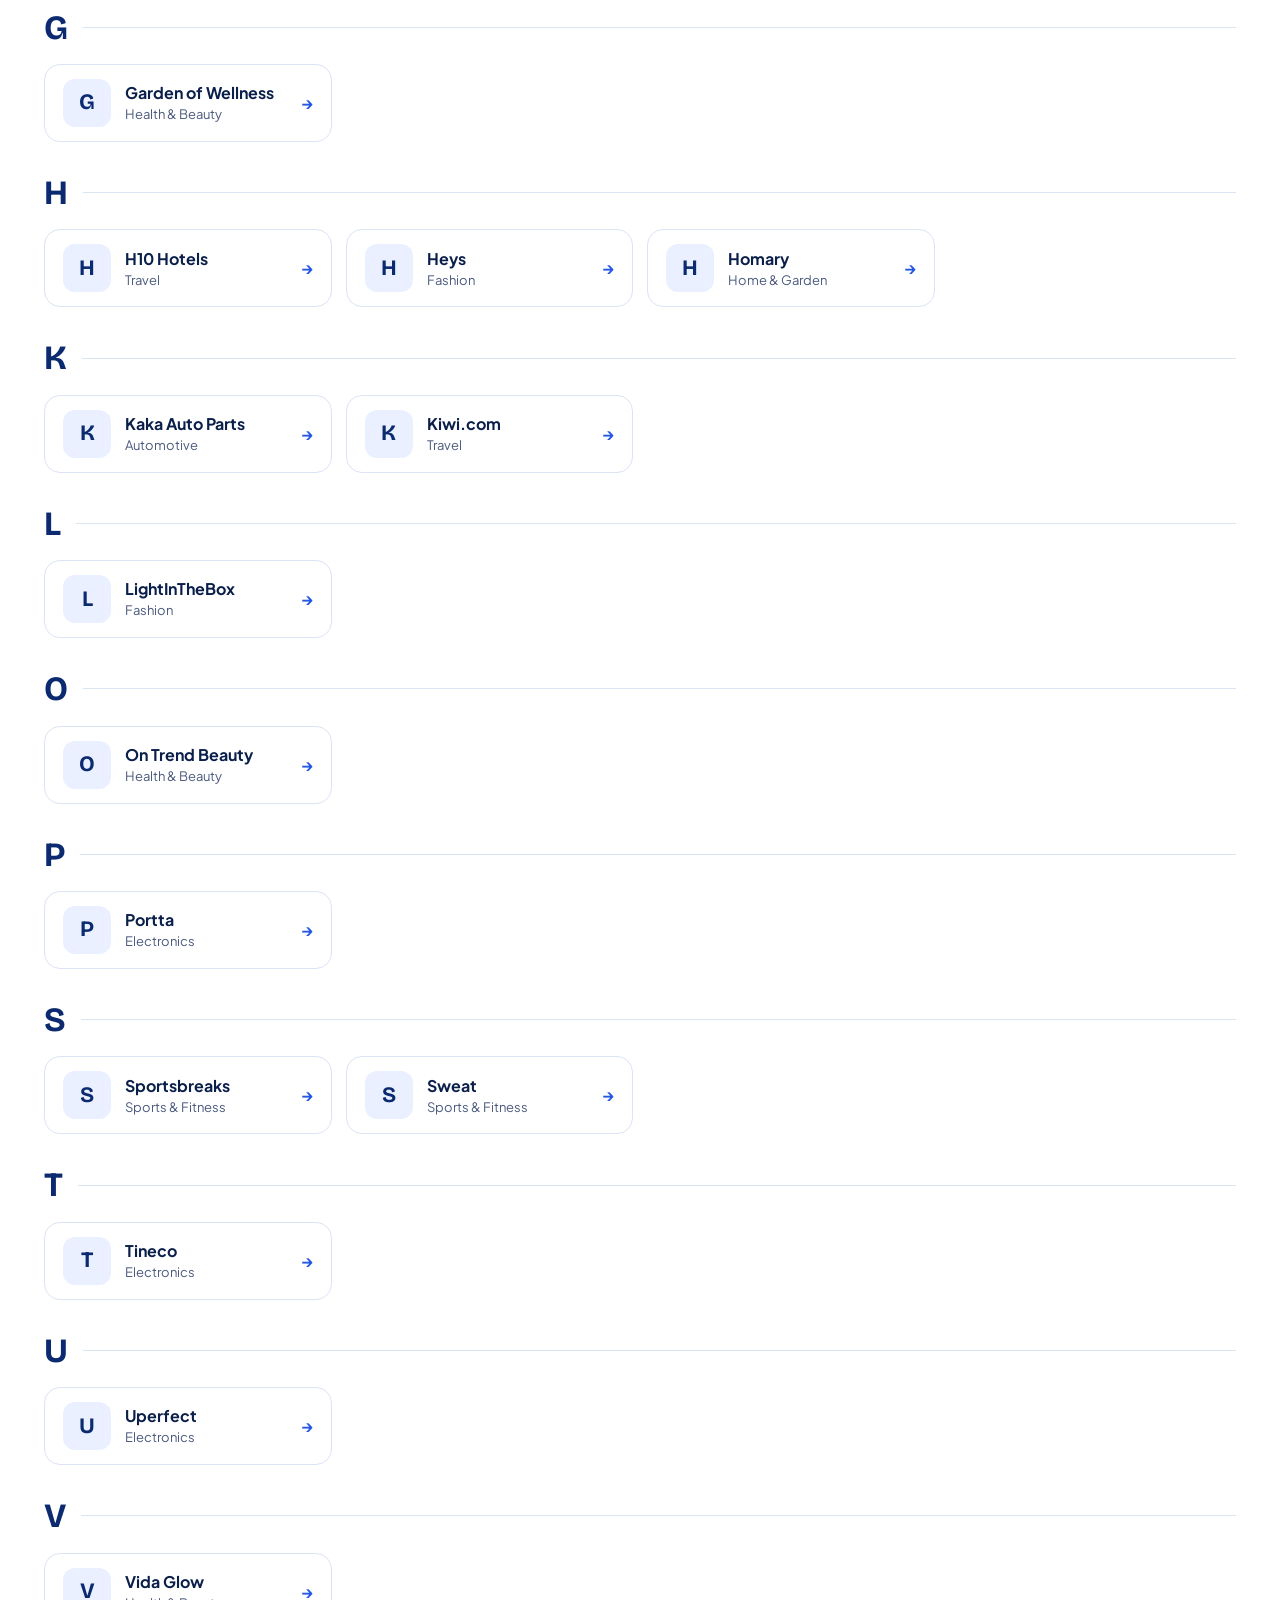
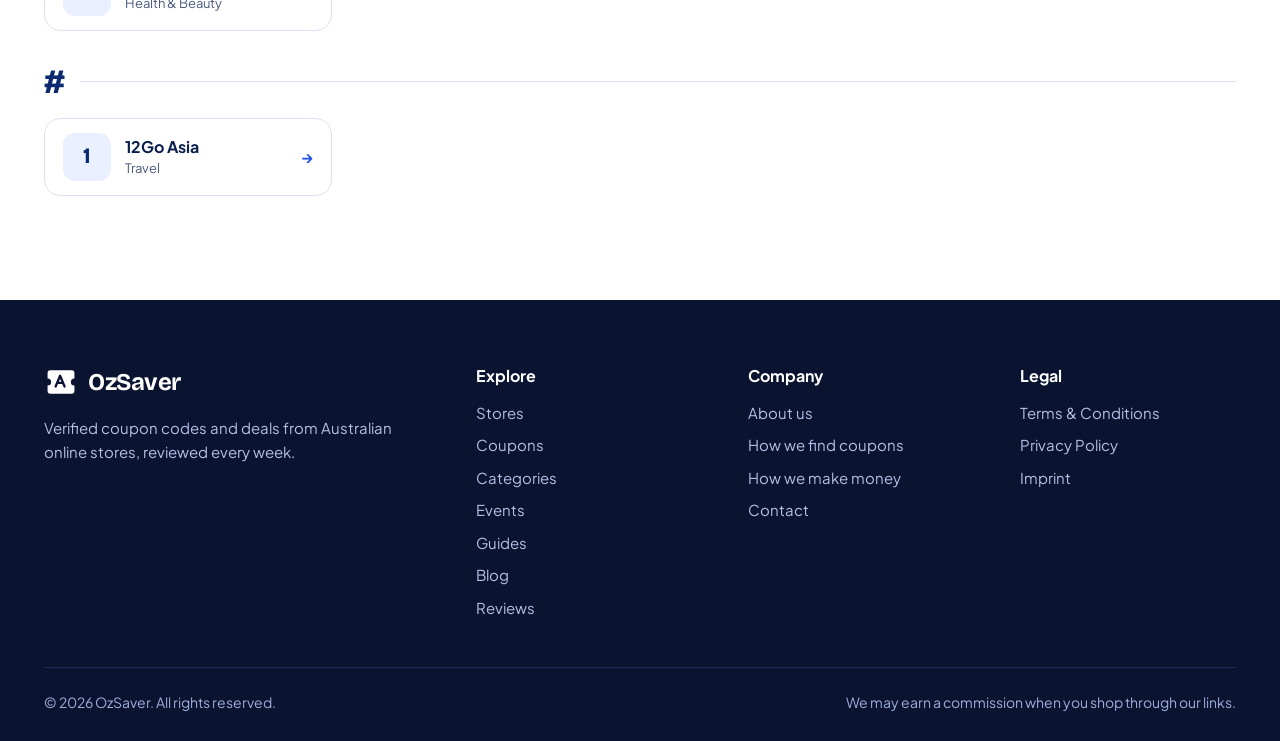
<file: stores.html>
<!doctype html>
<html lang="en-AU">
<head>
<meta charset="utf-8">
<meta name="viewport" content="width=device-width, initial-scale=1">
<title>All Stores A–Z – OzSaver</title>
<meta name="description" content="Browse every Australian store on OzSaver in alphabetical order and find verified coupon codes and deals.">
<link rel="preconnect" href="https://fonts.googleapis.com">
<link rel="preconnect" href="https://fonts.gstatic.com" crossorigin>
<link rel="stylesheet" href="https://fonts.googleapis.com/css2?family=Bricolage+Grotesque:opsz,wght@12..96,500..800&family=Plus+Jakarta+Sans:wght@400..700&display=swap">
<link rel="stylesheet" href="style.css">
</head>
<body>

<div class="topbar">
  <div class="container topbar__inner">
    <span>Verified Australian coupon codes, checked every week</span>
    <span>Free to use · No sign-up needed</span>
  </div>
</div>

<header class="header">
  <div class="container header__inner">
    <a href="index.html" class="logo" aria-label="OzSaver home">
      <svg width="38" height="38" viewBox="0 0 38 38" aria-hidden="true">
        <path d="M4 9a3 3 0 0 1 3-3h24a3 3 0 0 1 3 3v6a4 4 0 0 0 0 8v6a3 3 0 0 1-3 3H7a3 3 0 0 1-3-3v-6a4 4 0 0 0 0-8z" fill="#0B2A6F"/>
        <path d="M13 24l5-12 5 12M15 20h6" stroke="#fff" stroke-width="2.6" stroke-linecap="round" stroke-linejoin="round" fill="none"/>
      </svg>
      <span>OzSaver</span>
    </a>

    <button class="nav-toggle" id="navToggle" aria-expanded="false" aria-controls="mainNav" aria-label="Toggle menu">
      <svg width="24" height="24" viewBox="0 0 24 24" fill="none" stroke="currentColor" stroke-width="2" stroke-linecap="round" aria-hidden="true"><path d="M4 7h16M4 12h16M4 17h16"/></svg>
    </button>

    <nav class="nav" id="mainNav" aria-label="Main">
      <a href="stores.html" class="is-active" aria-current="page">Stores</a>
      <a href="coupons.html">Coupons</a>
      <a href="categories.html">Categories</a>
      <a href="events.html">Events</a>
      <a href="guides.html">Guides</a>
      <a href="blogs.html">Blogs</a>
      <a href="single-store.html">single store</a>
    </nav>

    <div class="header__actions">
      <span class="region">
        <svg width="16" height="16" viewBox="0 0 24 24" fill="none" stroke="currentColor" stroke-width="2" stroke-linecap="round" stroke-linejoin="round" aria-hidden="true"><circle cx="12" cy="12" r="9"/><path d="M3 12h18M12 3a14 14 0 0 1 0 18M12 3a14 14 0 0 0 0 18"/></svg>
        Australia
      </span>
      <a href="index.html#newsletter" class="btn btn--sm">Subscribe</a>
    </div>
  </div>
</header>

<main>

<!-- Page header -->
<section class="page-hero">
  <div class="container">
    <nav class="breadcrumb" aria-label="Breadcrumb">
      <a href="index.html">Home</a><span aria-hidden="true">/</span><span aria-current="page">Stores</span>
    </nav>
    <h1 class="page-hero__title">All stores A–Z</h1>
    <p class="lead">Browse every Australian store in alphabetical order, then open a store to see its latest verified codes and deals.</p>

    <form class="search search--page" id="storeSearchForm" role="search">
      <label for="storeSearch" class="sr-only">Search stores</label>
      <svg width="22" height="22" viewBox="0 0 24 24" fill="none" stroke="#6B7BA6" stroke-width="2" stroke-linecap="round" aria-hidden="true"><circle cx="11" cy="11" r="7"/><path d="M20 20l-4-4"/></svg>
      <input id="storeSearch" type="search" placeholder="Search stores, e.g. Bellroy" autocomplete="off">
      <span class="search__count" id="storeCount" aria-live="polite"></span>
    </form>

    <div class="cat-filter" id="catFilter" role="group" aria-label="Filter by category"></div>
  </div>
</section>

<!-- A–Z jump bar -->
<div class="az" id="azBar">
  <div class="container">
    <nav class="az__list" id="azList" aria-label="Jump to letter"></nav>
  </div>
</div>

<!-- Store list -->
<section class="container stores-list" id="storesList" aria-live="polite"></section>
<p class="empty container" id="storesEmpty" hidden>No stores match your search. Try a different name or category.</p>

</main>

<footer class="footer">
  <div class="container">
    <div class="footer__grid">
      <div class="footer__brand">
        <div class="logo logo--light">
          <svg width="34" height="34" viewBox="0 0 38 38" aria-hidden="true">
            <path d="M4 9a3 3 0 0 1 3-3h24a3 3 0 0 1 3 3v6a4 4 0 0 0 0 8v6a3 3 0 0 1-3 3H7a3 3 0 0 1-3-3v-6a4 4 0 0 0 0-8z" fill="#fff"/>
            <path d="M13 24l5-12 5 12M15 20h6" stroke="#0A1330" stroke-width="2.6" stroke-linecap="round" stroke-linejoin="round" fill="none"/>
          </svg>
          <span>OzSaver</span>
        </div>
        <p>Verified coupon codes and deals from Australian online stores, reviewed every week.</p>
      </div>
      <div>
        <h3>Explore</h3>
        <a href="stores.html">Stores</a><a href="index.html#coupons">Coupons</a><a href="index.html#categories">Categories</a><a href="index.html#events">Events</a><a href="index.html#guides">Guides</a><a href="index.html#blog">Blog</a><a href="index.html#reviews">Reviews</a>
      </div>
      <div>
        <h3>Company</h3>
        <a href="#">About us</a><a href="#">How we find coupons</a><a href="#">How we make money</a><a href="#">Contact</a>
      </div>
      <div>
        <h3>Legal</h3>
        <a href="#">Terms &amp; Conditions</a><a href="#">Privacy Policy</a><a href="#">Imprint</a>
      </div>
    </div>
    <div class="footer__bottom">
      <span>© <span id="year">2026</span> OzSaver. All rights reserved.</span>
      <span>We may earn a commission when you shop through our links.</span>
    </div>
  </div>
</footer>

<script src="store.js"></script>
</body>
</html>
</file>
<file: home.css>
/* ==========================================================
   OzSaver – homepage styles
   ========================================================== */

:root {
  --brand: #0B2A6F;        /* dark blue: buttons, logo, headings accents */
  --brand-dark: #0A1330;   /* footer */
  --blue: #2457E6;         /* links, eyebrows */
  --ink: #0B1F4B;          /* main text */
  --muted: #4B5A7D;        /* secondary text */
  --line: #DCE3F3;         /* borders */
  --soft: #F4F7FD;         /* light panels */
  --tint: #EAF0FF;         /* light blue tint */
  --green: #0F7A45;
  --star: #F5A623;
  --radius: 20px;
  --shadow: 0 2px 8px rgba(11, 42, 111, .05);
  --font-display: 'Bricolage Grotesque', sans-serif;
  --font-body: 'Plus Jakarta Sans', system-ui, sans-serif;
}

*, *::before, *::after { box-sizing: border-box; }
html { scroll-behavior: smooth; }
body {
  margin: 0;
  background: #fff;
  color: var(--ink);
  font-family: var(--font-body);
  line-height: 1.5;
  -webkit-font-smoothing: antialiased;
}
a { color: inherit; text-decoration: none; }
img, svg { max-width: 100%; }
h1, h2, h3, p { margin: 0; }
button, input { font-family: inherit; }

:focus-visible { outline: 2px solid var(--blue); outline-offset: 2px; }

.container { max-width: 1240px; margin: 0 auto; padding-left: 24px; padding-right: 24px; }
.sr-only { position: absolute; width: 1px; height: 1px; overflow: hidden; clip: rect(0 0 0 0); white-space: nowrap; }
.center { text-align: center; }

/* ---------- Buttons ---------- */
.btn {
  display: inline-flex; align-items: center; justify-content: center;
  height: 52px; padding: 0 28px;
  border: 0; border-radius: 11px;
  background: var(--brand); color: #fff;
  font-weight: 700; font-size: 16px; cursor: pointer;
  transition: filter .2s, transform .2s;
}
.btn:hover { filter: brightness(1.2); }
.btn--sm { height: auto; padding: 11px 20px; font-size: 14px; border-radius: 10px; }
.btn--lg { height: 56px; padding: 0 30px; border-radius: 12px; }
.btn--block { display: flex; width: 100%; margin-top: 16px; }

/* ---------- Top bar & header ---------- */
.topbar { background: var(--brand); color: #fff; font-size: 13px; font-weight: 500; }
.topbar__inner { display: flex; flex-wrap: wrap; justify-content: space-between; gap: 4px 24px; padding-top: 9px; padding-bottom: 9px; }

.header { position: sticky; top: 0; z-index: 50; background: #fff; border-bottom: 1px solid #E1E7F5; }
.header__inner { display: flex; align-items: center; justify-content: space-between; gap: 16px 32px; padding-top: 16px; padding-bottom: 16px; }

.logo { display: flex; align-items: center; gap: 10px; }
.logo span { font-family: var(--font-display); font-weight: 700; font-size: 26px; letter-spacing: -.02em; color: var(--brand); }
.logo--light span { color: #fff; font-size: 24px; }

.nav { display: flex; gap: 6px 28px; align-items: center; }
.nav a { padding: 10px 4px; font-weight: 500; font-size: 15px; color: #1E2F5E; }
.nav a:hover { color: var(--blue); }

.header__actions { display: flex; align-items: center; gap: 12px; }
.region { display: inline-flex; align-items: center; gap: 8px; border: 1px solid #CBD5EE; border-radius: 999px; padding: 8px 14px; font-size: 14px; font-weight: 600; color: #1E2F5E; }

.nav-toggle { display: none; width: 44px; height: 44px; border: 1px solid #CBD5EE; border-radius: 10px; background: #fff; color: var(--ink); cursor: pointer; align-items: center; justify-content: center; }

/* ---------- Hero ---------- */
.hero__inner { display: flex; flex-wrap: wrap; align-items: center; gap: 56px 48px; padding-top: 72px; padding-bottom: 88px; }
.hero__copy { flex: 1 1 480px; min-width: 0; }

.pill { display: inline-flex; align-items: center; gap: 8px; background: var(--tint); color: var(--brand); border-radius: 999px; padding: 8px 16px; font-size: 14px; font-weight: 600; }

h1 { margin-top: 22px; font-family: var(--font-display); font-weight: 700; font-size: clamp(40px, 5.4vw, 70px); line-height: 1.04; letter-spacing: -.03em; }
.accent { color: var(--blue); }
.lead { margin-top: 22px; max-width: 540px; font-size: 19px; line-height: 1.6; color: var(--muted); }

.search { display: flex; flex-wrap: wrap; align-items: center; gap: 12px; max-width: 600px; margin-top: 34px; padding: 8px 8px 8px 22px; background: #fff; border: 1px solid #CBD5EE; border-radius: 16px; box-shadow: 0 10px 30px rgba(11, 42, 111, .08); }
.search input { flex: 1 1 200px; min-width: 0; height: 52px; border: 0; background: transparent; font-size: 16px; color: var(--ink); }
.search input:focus-visible { outline: none; }
.search:focus-within { border-color: var(--blue); }

.popular { display: flex; flex-wrap: wrap; align-items: center; gap: 10px; margin-top: 22px; font-size: 14px; color: var(--muted); }
.popular div { display: flex; flex-wrap: wrap; gap: 10px; }
.chip { border: 1px solid #CBD5EE; border-radius: 999px; padding: 7px 14px; background: #fff; font-size: 14px; font-weight: 500; color: #1E2F5E; cursor: pointer; }
.chip:hover { border-color: var(--brand); color: var(--brand); }

/* hero visual */
.hero__visual { position: relative; flex: 1 1 420px; min-width: 0; max-width: 540px; height: 470px; margin: 0 auto; background: var(--tint); border-radius: 32px; overflow: hidden; }
.float { position: absolute; border-radius: 20px; color: #fff; padding: 22px 24px; }
.float small { display: block; font-size: 13px; font-weight: 600; letter-spacing: .05em; opacity: .85; }
.float strong { display: block; margin-top: 10px; font-family: var(--font-display); font-weight: 700; line-height: 1.05; }
.float--a { left: 8%; top: 36px; width: 72%; height: 170px; background: var(--brand); transform: rotate(-6deg); }
.float--a strong { font-size: 42px; }
.float--b { right: 6%; top: 150px; width: 66%; height: 120px; background: var(--blue); transform: rotate(5deg); padding: 20px 24px; }
.float--b strong { font-size: 28px; }

.ticket { position: absolute; left: 0; right: 0; bottom: 28px; width: 86%; margin: 0 auto; background: #fff; border-radius: 22px; box-shadow: 0 24px 50px rgba(11, 42, 111, .25); }
.ticket__top { display: flex; align-items: center; gap: 16px; padding: 24px 26px 20px; }
.ticket__logo { width: 56px; height: 56px; display: flex; align-items: center; justify-content: center; background: var(--brand); color: #fff; border-radius: 14px; font-family: var(--font-display); font-weight: 700; font-size: 26px; }
.ticket__info { flex: 1; min-width: 0; }
.ticket__info b { display: block; font-size: 17px; }
.ticket__info span { font-size: 14px; color: var(--muted); }
.ticket__value { font-family: var(--font-display); font-weight: 800; font-size: 40px; line-height: 1; color: var(--blue); }
.ticket__value small { margin-left: 4px; font-size: 16px; }
.ticket__cut { position: relative; margin: 0 26px; border-top: 2px dashed #CBD5EE; }
.ticket__cut::before, .ticket__cut::after { content: ""; position: absolute; top: -13px; width: 24px; height: 24px; border-radius: 50%; background: var(--tint); }
.ticket__cut::before { left: -38px; }
.ticket__cut::after { right: -38px; }
.ticket__bottom { display: flex; align-items: center; justify-content: space-between; gap: 12px; padding: 18px 26px 24px; }
.ticket__bottom code { font-family: ui-monospace, Menlo, monospace; font-weight: 700; font-size: 20px; letter-spacing: .12em; }

/* ---------- Trust strip ---------- */
.trust { background: var(--soft); border-top: 1px solid #E1E7F5; border-bottom: 1px solid #E1E7F5; }
.trust__grid { display: grid; grid-template-columns: repeat(auto-fit, minmax(min(100%, 250px), 1fr)); gap: 24px; padding-top: 30px; padding-bottom: 30px; }
.trust__item { display: flex; align-items: center; gap: 14px; }
.trust__icon { flex: none; width: 46px; height: 46px; display: flex; align-items: center; justify-content: center; background: #fff; border: 1px solid var(--line); border-radius: 12px; color: var(--brand); }
.trust__item b { display: block; font-size: 16px; }
.trust__item span { font-size: 14px; color: var(--muted); }

/* ---------- Sections ---------- */
.section { padding-top: 96px; }
.section__head { display: flex; flex-wrap: wrap; align-items: flex-end; justify-content: space-between; gap: 16px; }
.eyebrow { font-size: 14px; font-weight: 700; letter-spacing: .1em; color: var(--blue); }
h2 { margin-top: 10px; font-family: var(--font-display); font-weight: 700; font-size: clamp(30px, 3.6vw, 42px); line-height: 1.1; letter-spacing: -.02em; }
.sub { margin-top: 12px; max-width: 560px; font-size: 16px; line-height: 1.6; color: var(--muted); }
.more { font-weight: 600; font-size: 15px; color: var(--blue); }
.more:hover { text-decoration: underline; }
.empty { margin-top: 28px; color: var(--muted); }

.panel { background: var(--soft); border: 1px solid #E1E7F5; border-radius: 28px; padding: 56px 40px; }

.grid { display: grid; gap: 22px; margin-top: 36px; }
.grid--coupons { grid-template-columns: repeat(auto-fill, minmax(min(100%, 350px), 1fr)); }
.grid--categories { grid-template-columns: repeat(auto-fill, minmax(min(100%, 270px), 1fr)); gap: 18px; }
.grid--stores { grid-template-columns: repeat(auto-fill, minmax(min(100%, 180px), 1fr)); gap: 16px; }
.grid--events { grid-template-columns: repeat(auto-fit, minmax(min(100%, 270px), 1fr)); gap: 20px; }
.grid--posts { grid-template-columns: repeat(auto-fit, minmax(min(100%, 320px), 1fr)); gap: 24px; }
.grid--reviews { grid-template-columns: repeat(auto-fit, minmax(min(100%, 260px), 1fr)); gap: 20px; }

/* ---------- Cards ---------- */
.card { background: #fff; border: 1px solid var(--line); border-radius: var(--radius); box-shadow: var(--shadow); transition: transform .2s, box-shadow .2s; }
.card:hover { transform: translateY(-4px); box-shadow: 0 18px 36px rgba(11, 42, 111, .12); }

.coupon { display: flex; flex-direction: column; gap: 18px; padding: 24px; }
.coupon__head { display: flex; align-items: center; gap: 14px; }
.avatar { flex: none; width: 52px; height: 52px; display: flex; align-items: center; justify-content: center; background: var(--tint); color: var(--brand); border-radius: 14px; font-family: var(--font-display); font-weight: 700; font-size: 24px; }
.coupon__store { font-weight: 700; font-size: 17px; }
.verified { display: flex; align-items: center; gap: 6px; margin-top: 3px; font-size: 13px; font-weight: 600; color: var(--green); }
.coupon__value { display: flex; align-items: baseline; gap: 8px; }
.coupon__value b { font-family: var(--font-display); font-weight: 800; font-size: 46px; line-height: 1; color: var(--brand); }
.coupon__value span { font-weight: 700; font-size: 16px; color: var(--blue); }
.coupon__title { flex: 1; font-size: 15px; line-height: 1.5; color: var(--muted); }
.codebox { display: flex; align-items: stretch; border: 2px dashed #9FB2E8; border-radius: 12px; overflow: hidden; }
.codebox code { flex: 1; display: flex; align-items: center; padding: 0 16px; font-family: ui-monospace, Menlo, monospace; font-weight: 700; letter-spacing: .14em; color: #6B7BA6; }
.codebox .btn { height: auto; padding: 14px 22px; font-size: 15px; border-radius: 0; }
.coupon > .btn { height: auto; padding: 15px 22px; font-size: 15px; border-radius: 12px; }

.tile { display: flex; align-items: center; gap: 16px; padding: 20px; background: var(--soft); border: 1px solid var(--line); border-radius: 16px; transition: background .2s, border-color .2s; }
.tile:hover { background: var(--tint); border-color: #9FB2E8; }
.tile__icon { flex: none; width: 52px; height: 52px; display: flex; align-items: center; justify-content: center; background: #fff; border: 1px solid var(--line); border-radius: 14px; color: var(--brand); }
.tile b { font-size: 17px; }

.store { flex-direction: column; justify-content: center; gap: 12px; padding: 24px 12px; text-align: center; background: #fff; }
.store .avatar { width: 64px; height: 64px; border-radius: 50%; font-size: 28px; }
.store b { font-size: 15px; font-weight: 600; }

.steps { display: grid; grid-template-columns: repeat(auto-fit, minmax(min(100%, 260px), 1fr)); gap: 32px; margin-top: 44px; text-align: center; }
.step__n { width: 64px; height: 64px; margin: 0 auto; display: flex; align-items: center; justify-content: center; background: var(--brand); color: #fff; border-radius: 50%; font-family: var(--font-display); font-weight: 800; font-size: 28px; }
.step h3 { margin-top: 20px; font-size: 20px; font-weight: 700; }
.step p { max-width: 300px; margin: 10px auto 0; font-size: 15px; line-height: 1.6; color: var(--muted); }

.event { display: flex; flex-direction: column; justify-content: space-between; min-height: 200px; padding: 26px; border-radius: var(--radius); color: #fff; transition: transform .2s, box-shadow .2s; }
.event:hover { transform: translateY(-4px); box-shadow: 0 18px 36px rgba(11, 42, 111, .2); }
.event__date { align-self: flex-start; background: #fff; color: var(--brand); border-radius: 999px; padding: 6px 14px; font-size: 13px; font-weight: 700; }
.event b { display: block; font-family: var(--font-display); font-weight: 700; font-size: 30px; line-height: 1.05; }
.event span { display: block; margin-top: 8px; font-size: 14px; color: #DCE6FF; }

.post { display: flex; flex-direction: column; overflow: hidden; }
.post__thumb { display: flex; align-items: center; justify-content: center; height: 170px; color: var(--brand); }
.post__body { display: flex; flex-direction: column; flex: 1; gap: 12px; padding: 24px; }
.post__meta { display: flex; flex-wrap: wrap; align-items: center; gap: 10px; font-size: 13px; color: var(--muted); }
.tag { background: var(--tint); color: var(--brand); font-weight: 700; border-radius: 999px; padding: 4px 12px; }
.post h3 { flex: 1; font-family: var(--font-display); font-weight: 700; font-size: 22px; line-height: 1.2; }
.post h3 a:hover { text-decoration: underline; }
.post__by { font-size: 14px; color: var(--muted); }

/* Featured guides (dark panel) */
.guides { padding: 56px 40px; background: var(--brand); color: #fff; border-radius: 28px; }
.guides h2 { color: #fff; }
.eyebrow--light { color: #9FC0FF; }
.sub--light { color: #C9D6F5; }
.more--light { color: #fff; }
.grid--guides { grid-template-columns: repeat(auto-fit, minmax(min(100%, 250px), 1fr)); gap: 20px; }
.guide { display: flex; flex-direction: column; gap: 14px; padding: 26px; background: rgba(255, 255, 255, .07); border: 1px solid rgba(255, 255, 255, .16); border-radius: var(--radius); transition: background .2s, transform .2s; }
.guide:hover { background: rgba(255, 255, 255, .13); transform: translateY(-4px); }
.guide__icon { width: 52px; height: 52px; display: flex; align-items: center; justify-content: center; background: #fff; color: var(--brand); border-radius: 14px; }
.guide__tag { font-size: 13px; font-weight: 700; letter-spacing: .06em; color: #9FC0FF; text-transform: uppercase; }
.guide h3 { font-family: var(--font-display); font-weight: 700; font-size: 22px; line-height: 1.2; }
.guide p { flex: 1; font-size: 15px; line-height: 1.55; color: #C9D6F5; }
.guide__link { font-weight: 700; font-size: 15px; }

.review { display: flex; flex-direction: column; gap: 14px; padding: 24px; }
.review__head { display: flex; align-items: center; gap: 14px; }
.review__head .avatar { width: 48px; height: 48px; border-radius: 12px; font-size: 22px; }
.review__head b { display: block; font-size: 17px; }
.review__head span { font-size: 13px; color: var(--muted); }
.stars { display: flex; align-items: center; gap: 3px; }
.stars b { margin-left: 8px; font-size: 16px; }
.review p { flex: 1; font-size: 15px; line-height: 1.55; color: var(--muted); }
.review a { font-weight: 600; font-size: 15px; color: var(--blue); }
.review a:hover { text-decoration: underline; }

/* ---------- Newsletter ---------- */
.newsletter { display: flex; flex-wrap: wrap; align-items: center; gap: 28px 48px; padding: 56px 40px; background: var(--tint); border-radius: 28px; }
.newsletter > * { flex: 1 1 380px; min-width: 0; }
.newsletter h2 { margin: 0; font-weight: 800; font-size: clamp(28px, 3.4vw, 40px); }
.newsletter p { margin-top: 14px; max-width: 480px; font-size: 17px; color: var(--muted); }
.newsletter__row { display: flex; flex-wrap: wrap; gap: 12px; }
.newsletter input { flex: 1 1 220px; min-width: 0; height: 56px; padding: 0 18px; border: 1px solid #CBD5EE; border-radius: 12px; background: #fff; font-size: 16px; color: var(--ink); }
.newsletter .form-msg { margin-top: 12px; font-size: 14px; font-weight: 600; min-height: 20px; }
.form-msg.is-ok { color: var(--green); }
.form-msg.is-error { color: #B42318; }

/* ---------- Footer ---------- */
.footer { margin-top: 96px; background: var(--brand-dark); color: #fff; }
.footer .container { padding-top: 64px; padding-bottom: 28px; }
.footer__grid { display: flex; flex-wrap: wrap; justify-content: space-between; gap: 40px 56px; }
.footer__grid > div { flex: 1 1 140px; display: flex; flex-direction: column; gap: 10px; font-size: 15px; color: #B4C1E6; }
.footer__grid > .footer__brand { flex: 1 1 300px; max-width: 380px; gap: 0; }
.footer__brand p { margin-top: 16px; line-height: 1.6; }
.footer h3 { margin-bottom: 4px; font-size: 16px; font-weight: 700; color: #fff; }
.footer a:hover { color: #fff; text-decoration: underline; }
.footer__bottom { display: flex; flex-wrap: wrap; justify-content: space-between; gap: 12px; margin-top: 48px; padding-top: 24px; border-top: 1px solid #1C2A5E; font-size: 14px; color: #9FB0DC; }

/* ---------- Modal ---------- */
.modal { position: fixed; inset: 0; z-index: 100; display: flex; align-items: center; justify-content: center; padding: 20px; background: rgba(10, 19, 48, .6); }
.modal[hidden] { display: none; }
.modal__box { position: relative; width: 100%; max-width: 440px; padding: 32px; background: #fff; border-radius: 24px; text-align: center; box-shadow: 0 30px 80px rgba(0, 0, 0, .35); }
.modal__close { position: absolute; top: 12px; right: 12px; width: 44px; height: 44px; border: 0; border-radius: 50%; background: transparent; font-size: 28px; line-height: 1; color: var(--muted); cursor: pointer; }
.modal__close:hover { background: var(--soft); }
.modal__store { margin-bottom: 6px; font-weight: 700; color: var(--blue); }
.modal h3 { font-family: var(--font-display); font-size: 28px; }
.modal p { margin-top: 8px; color: var(--muted); }
.modal__code { display: flex; align-items: stretch; margin-top: 22px; border: 2px dashed #9FB2E8; border-radius: 12px; overflow: hidden; }
.modal__code code { flex: 1; padding: 16px; font-family: ui-monospace, Menlo, monospace; font-weight: 700; font-size: 20px; letter-spacing: .12em; }
.modal__code .btn { height: auto; padding: 0 22px; border-radius: 0; }

/* ---------- Responsive ---------- */
@media (max-width: 900px) {
  .nav-toggle { display: inline-flex; }
  .header__inner { flex-wrap: wrap; }
  .nav { display: none; order: 4; width: 100%; flex-direction: column; align-items: stretch; gap: 0; padding-top: 8px; border-top: 1px solid #E1E7F5; }
  .nav.is-open { display: flex; }
  .nav a { padding: 14px 4px; border-bottom: 1px solid #EEF2FA; }
  .region { display: none; }
  .header__actions { margin-left: auto; }
  .logo { order: 1; }
  .header__actions { order: 2; }
  .nav-toggle { order: 3; }
}
@media (max-width: 640px) {
  .section { padding-top: 72px; }
  .hero__inner { padding-top: 48px; padding-bottom: 56px; }
  .panel, .newsletter, .guides { padding: 36px 22px; border-radius: 22px; }
  .hero__visual { height: 430px; }
  .topbar__inner span:last-child { display: none; }
}
@media (prefers-reduced-motion: reduce) {
  html { scroll-behavior: auto; }
  * { transition: none !important; }
}
</file>
<file: style.css>
/* ==========================================================
   OzSaver – homepage styles
   ========================================================== */

:root {
  --brand: #0B2A6F;        /* dark blue: buttons, logo, headings accents */
  --brand-dark: #0A1330;   /* footer */
  --blue: #2457E6;         /* links, eyebrows */
  --ink: #0B1F4B;          /* main text */
  --muted: #4B5A7D;        /* secondary text */
  --line: #DCE3F3;         /* borders */
  --soft: #F4F7FD;         /* light panels */
  --tint: #EAF0FF;         /* light blue tint */
  --green: #0F7A45;
  --star: #F5A623;
  --radius: 20px;
  --shadow: 0 2px 8px rgba(11, 42, 111, .05);
  --font-display: 'Bricolage Grotesque', sans-serif;
  --font-body: 'Plus Jakarta Sans', system-ui, sans-serif;
}

*, *::before, *::after { box-sizing: border-box; }
html { scroll-behavior: smooth; }
body {
  margin: 0;
  background: #fff;
  color: var(--ink);
  font-family: var(--font-body);
  line-height: 1.5;
  -webkit-font-smoothing: antialiased;
}
a { color: inherit; text-decoration: none; }
img, svg { max-width: 100%; }
h1, h2, h3, p { margin: 0; }
button, input { font-family: inherit; }

:focus-visible { outline: 2px solid var(--blue); outline-offset: 2px; }

.container { max-width: 1240px; margin: 0 auto; padding-left: 24px; padding-right: 24px; }
.sr-only { position: absolute; width: 1px; height: 1px; overflow: hidden; clip: rect(0 0 0 0); white-space: nowrap; }
.center { text-align: center; }

/* ---------- Buttons ---------- */
.btn {
  display: inline-flex; align-items: center; justify-content: center;
  height: 52px; padding: 0 28px;
  border: 0; border-radius: 11px;
  background: var(--brand); color: #fff;
  font-weight: 700; font-size: 16px; cursor: pointer;
  transition: filter .2s, transform .2s;
}
.btn:hover { filter: brightness(1.2); }
.btn--sm { height: auto; padding: 11px 20px; font-size: 14px; border-radius: 10px; }
.btn--lg { height: 56px; padding: 0 30px; border-radius: 12px; }
.btn--block { display: flex; width: 100%; margin-top: 16px; }

/* ---------- Top bar & header ---------- */
.topbar { background: var(--brand); color: #fff; font-size: 13px; font-weight: 500; }
.topbar__inner { display: flex; flex-wrap: wrap; justify-content: space-between; gap: 4px 24px; padding-top: 9px; padding-bottom: 9px; }

.header { position: sticky; top: 0; z-index: 50; background: #fff; border-bottom: 1px solid #E1E7F5; }
.header__inner { display: flex; align-items: center; justify-content: space-between; gap: 16px 32px; padding-top: 16px; padding-bottom: 16px; }

.logo { display: flex; align-items: center; gap: 10px; }
.logo span { font-family: var(--font-display); font-weight: 700; font-size: 26px; letter-spacing: -.02em; color: var(--brand); }
.logo--light span { color: #fff; font-size: 24px; }

.nav { display: flex; gap: 6px 28px; align-items: center; }
.nav a { padding: 10px 4px; font-weight: 500; font-size: 15px; color: #1E2F5E; }
.nav a:hover { color: var(--blue); }

.header__actions { display: flex; align-items: center; gap: 12px; }
.region { display: inline-flex; align-items: center; gap: 8px; border: 1px solid #CBD5EE; border-radius: 999px; padding: 8px 14px; font-size: 14px; font-weight: 600; color: #1E2F5E; }

.nav-toggle { display: none; width: 44px; height: 44px; border: 1px solid #CBD5EE; border-radius: 10px; background: #fff; color: var(--ink); cursor: pointer; align-items: center; justify-content: center; }

/* ---------- Hero ---------- */
.hero__inner { display: flex; flex-wrap: wrap; align-items: center; gap: 56px 48px; padding-top: 72px; padding-bottom: 88px; }
.hero__copy { flex: 1 1 480px; min-width: 0; }

.pill { display: inline-flex; align-items: center; gap: 8px; background: var(--tint); color: var(--brand); border-radius: 999px; padding: 8px 16px; font-size: 14px; font-weight: 600; }

h1 { margin-top: 22px; font-family: var(--font-display); font-weight: 700; font-size: clamp(40px, 5.4vw, 70px); line-height: 1.04; letter-spacing: -.03em; }
.accent { color: var(--blue); }
.lead { margin-top: 22px; max-width: 540px; font-size: 19px; line-height: 1.6; color: var(--muted); }

.search { display: flex; flex-wrap: wrap; align-items: center; gap: 12px; max-width: 600px; margin-top: 34px; padding: 8px 8px 8px 22px; background: #fff; border: 1px solid #CBD5EE; border-radius: 16px; box-shadow: 0 10px 30px rgba(11, 42, 111, .08); }
.search input { flex: 1 1 200px; min-width: 0; height: 52px; border: 0; background: transparent; font-size: 16px; color: var(--ink); }
.search input:focus-visible { outline: none; }
.search:focus-within { border-color: var(--blue); }

.popular { display: flex; flex-wrap: wrap; align-items: center; gap: 10px; margin-top: 22px; font-size: 14px; color: var(--muted); }
.popular div { display: flex; flex-wrap: wrap; gap: 10px; }
.chip { border: 1px solid #CBD5EE; border-radius: 999px; padding: 7px 14px; background: #fff; font-size: 14px; font-weight: 500; color: #1E2F5E; cursor: pointer; }
.chip:hover { border-color: var(--brand); color: var(--brand); }

/* hero visual */
.hero__visual { position: relative; flex: 1 1 420px; min-width: 0; max-width: 540px; height: 470px; margin: 0 auto; background: var(--tint); border-radius: 32px; overflow: hidden; }
.float { position: absolute; border-radius: 20px; color: #fff; padding: 22px 24px; }
.float small { display: block; font-size: 13px; font-weight: 600; letter-spacing: .05em; opacity: .85; }
.float strong { display: block; margin-top: 10px; font-family: var(--font-display); font-weight: 700; line-height: 1.05; }
.float--a { left: 8%; top: 36px; width: 72%; height: 170px; background: var(--brand); transform: rotate(-6deg); }
.float--a strong { font-size: 42px; }
.float--b { right: 6%; top: 150px; width: 66%; height: 120px; background: var(--blue); transform: rotate(5deg); padding: 20px 24px; }
.float--b strong { font-size: 28px; }

.ticket { position: absolute; left: 0; right: 0; bottom: 28px; width: 86%; margin: 0 auto; background: #fff; border-radius: 22px; box-shadow: 0 24px 50px rgba(11, 42, 111, .25); }
.ticket__top { display: flex; align-items: center; gap: 16px; padding: 24px 26px 20px; }
.ticket__logo { width: 56px; height: 56px; display: flex; align-items: center; justify-content: center; background: var(--brand); color: #fff; border-radius: 14px; font-family: var(--font-display); font-weight: 700; font-size: 26px; }
.ticket__info { flex: 1; min-width: 0; }
.ticket__info b { display: block; font-size: 17px; }
.ticket__info span { font-size: 14px; color: var(--muted); }
.ticket__value { font-family: var(--font-display); font-weight: 800; font-size: 40px; line-height: 1; color: var(--blue); }
.ticket__value small { margin-left: 4px; font-size: 16px; }
.ticket__cut { position: relative; margin: 0 26px; border-top: 2px dashed #CBD5EE; }
.ticket__cut::before, .ticket__cut::after { content: ""; position: absolute; top: -13px; width: 24px; height: 24px; border-radius: 50%; background: var(--tint); }
.ticket__cut::before { left: -38px; }
.ticket__cut::after { right: -38px; }
.ticket__bottom { display: flex; align-items: center; justify-content: space-between; gap: 12px; padding: 18px 26px 24px; }
.ticket__bottom code { font-family: ui-monospace, Menlo, monospace; font-weight: 700; font-size: 20px; letter-spacing: .12em; }

/* ---------- Trust strip ---------- */
.trust { background: var(--soft); border-top: 1px solid #E1E7F5; border-bottom: 1px solid #E1E7F5; }
.trust__grid { display: grid; grid-template-columns: repeat(auto-fit, minmax(min(100%, 250px), 1fr)); gap: 24px; padding-top: 30px; padding-bottom: 30px; }
.trust__item { display: flex; align-items: center; gap: 14px; }
.trust__icon { flex: none; width: 46px; height: 46px; display: flex; align-items: center; justify-content: center; background: #fff; border: 1px solid var(--line); border-radius: 12px; color: var(--brand); }
.trust__item b { display: block; font-size: 16px; }
.trust__item span { font-size: 14px; color: var(--muted); }

/* ---------- Sections ---------- */
.section { padding-top: 96px; }
.section__head { display: flex; flex-wrap: wrap; align-items: flex-end; justify-content: space-between; gap: 16px; }
.eyebrow { font-size: 14px; font-weight: 700; letter-spacing: .1em; color: var(--blue); }
h2 { margin-top: 10px; font-family: var(--font-display); font-weight: 700; font-size: clamp(30px, 3.6vw, 42px); line-height: 1.1; letter-spacing: -.02em; }
.sub { margin-top: 12px; max-width: 560px; font-size: 16px; line-height: 1.6; color: var(--muted); }
.more { font-weight: 600; font-size: 15px; color: var(--blue); }
.more:hover { text-decoration: underline; }
.empty { margin-top: 28px; color: var(--muted); }

.panel { background: var(--soft); border: 1px solid #E1E7F5; border-radius: 28px; padding: 56px 40px; }

.grid { display: grid; gap: 22px; margin-top: 36px; }
.grid--coupons { grid-template-columns: repeat(auto-fill, minmax(min(100%, 350px), 1fr)); }
.grid--categories { grid-template-columns: repeat(auto-fill, minmax(min(100%, 270px), 1fr)); gap: 18px; }
.grid--stores { grid-template-columns: repeat(auto-fill, minmax(min(100%, 180px), 1fr)); gap: 16px; }
.grid--events { grid-template-columns: repeat(auto-fit, minmax(min(100%, 270px), 1fr)); gap: 20px; }
.grid--posts { grid-template-columns: repeat(auto-fit, minmax(min(100%, 320px), 1fr)); gap: 24px; }
.grid--reviews { grid-template-columns: repeat(auto-fit, minmax(min(100%, 260px), 1fr)); gap: 20px; }

/* ---------- Cards ---------- */
.card { background: #fff; border: 1px solid var(--line); border-radius: var(--radius); box-shadow: var(--shadow); transition: transform .2s, box-shadow .2s; }
.card:hover { transform: translateY(-4px); box-shadow: 0 18px 36px rgba(11, 42, 111, .12); }

.coupon { display: flex; flex-direction: column; gap: 18px; padding: 24px; }
.coupon__head { display: flex; align-items: center; gap: 14px; }
.avatar { flex: none; width: 52px; height: 52px; display: flex; align-items: center; justify-content: center; background: var(--tint); color: var(--brand); border-radius: 14px; font-family: var(--font-display); font-weight: 700; font-size: 24px; }
.coupon__store { font-weight: 700; font-size: 17px; }
.verified { display: flex; align-items: center; gap: 6px; margin-top: 3px; font-size: 13px; font-weight: 600; color: var(--green); }
.coupon__value { display: flex; align-items: baseline; gap: 8px; }
.coupon__value b { font-family: var(--font-display); font-weight: 800; font-size: 46px; line-height: 1; color: var(--brand); }
.coupon__value span { font-weight: 700; font-size: 16px; color: var(--blue); }
.coupon__title { flex: 1; font-size: 15px; line-height: 1.5; color: var(--muted); }
.codebox { display: flex; align-items: stretch; border: 2px dashed #9FB2E8; border-radius: 12px; overflow: hidden; }
.codebox code { flex: 1; display: flex; align-items: center; padding: 0 16px; font-family: ui-monospace, Menlo, monospace; font-weight: 700; letter-spacing: .14em; color: #6B7BA6; }
.codebox .btn { height: auto; padding: 14px 22px; font-size: 15px; border-radius: 0; }
.coupon > .btn { height: auto; padding: 15px 22px; font-size: 15px; border-radius: 12px; }

.tile { display: flex; align-items: center; gap: 16px; padding: 20px; background: var(--soft); border: 1px solid var(--line); border-radius: 16px; transition: background .2s, border-color .2s; }
.tile:hover { background: var(--tint); border-color: #9FB2E8; }
.tile__icon { flex: none; width: 52px; height: 52px; display: flex; align-items: center; justify-content: center; background: #fff; border: 1px solid var(--line); border-radius: 14px; color: var(--brand); }
.tile b { font-size: 17px; }

.store { flex-direction: column; justify-content: center; gap: 12px; padding: 24px 12px; text-align: center; background: #fff; }
.store .avatar { width: 64px; height: 64px; border-radius: 50%; font-size: 28px; }
.store b { font-size: 15px; font-weight: 600; }

.steps { display: grid; grid-template-columns: repeat(auto-fit, minmax(min(100%, 260px), 1fr)); gap: 32px; margin-top: 44px; text-align: center; }
.step__n { width: 64px; height: 64px; margin: 0 auto; display: flex; align-items: center; justify-content: center; background: var(--brand); color: #fff; border-radius: 50%; font-family: var(--font-display); font-weight: 800; font-size: 28px; }
.step h3 { margin-top: 20px; font-size: 20px; font-weight: 700; }
.step p { max-width: 300px; margin: 10px auto 0; font-size: 15px; line-height: 1.6; color: var(--muted); }

.event { display: flex; flex-direction: column; justify-content: space-between; min-height: 200px; padding: 26px; border-radius: var(--radius); color: #fff; transition: transform .2s, box-shadow .2s; }
.event:hover { transform: translateY(-4px); box-shadow: 0 18px 36px rgba(11, 42, 111, .2); }
.event__date { align-self: flex-start; background: #fff; color: var(--brand); border-radius: 999px; padding: 6px 14px; font-size: 13px; font-weight: 700; }
.event b { display: block; font-family: var(--font-display); font-weight: 700; font-size: 30px; line-height: 1.05; }
.event span { display: block; margin-top: 8px; font-size: 14px; color: #DCE6FF; }

.post { display: flex; flex-direction: column; overflow: hidden; }
.post__thumb { display: flex; align-items: center; justify-content: center; height: 170px; color: var(--brand); }
.post__body { display: flex; flex-direction: column; flex: 1; gap: 12px; padding: 24px; }
.post__meta { display: flex; flex-wrap: wrap; align-items: center; gap: 10px; font-size: 13px; color: var(--muted); }
.tag { background: var(--tint); color: var(--brand); font-weight: 700; border-radius: 999px; padding: 4px 12px; }
.post h3 { flex: 1; font-family: var(--font-display); font-weight: 700; font-size: 22px; line-height: 1.2; }
.post h3 a:hover { text-decoration: underline; }
.post__by { font-size: 14px; color: var(--muted); }

/* Featured guides (dark panel) */
.guides { padding: 56px 40px; background: var(--brand); color: #fff; border-radius: 28px; }
.guides h2 { color: #fff; }
.eyebrow--light { color: #9FC0FF; }
.sub--light { color: #C9D6F5; }
.more--light { color: #fff; }
.grid--guides { grid-template-columns: repeat(auto-fit, minmax(min(100%, 250px), 1fr)); gap: 20px; }
.guide { display: flex; flex-direction: column; gap: 14px; padding: 26px; background: rgba(255, 255, 255, .07); border: 1px solid rgba(255, 255, 255, .16); border-radius: var(--radius); transition: background .2s, transform .2s; }
.guide:hover { background: rgba(255, 255, 255, .13); transform: translateY(-4px); }
.guide__icon { width: 52px; height: 52px; display: flex; align-items: center; justify-content: center; background: #fff; color: var(--brand); border-radius: 14px; }
.guide__tag { font-size: 13px; font-weight: 700; letter-spacing: .06em; color: #9FC0FF; text-transform: uppercase; }
.guide h3 { font-family: var(--font-display); font-weight: 700; font-size: 22px; line-height: 1.2; }
.guide p { flex: 1; font-size: 15px; line-height: 1.55; color: #C9D6F5; }
.guide__link { font-weight: 700; font-size: 15px; }

.review { display: flex; flex-direction: column; gap: 14px; padding: 24px; }
.review__head { display: flex; align-items: center; gap: 14px; }
.review__head .avatar { width: 48px; height: 48px; border-radius: 12px; font-size: 22px; }
.review__head b { display: block; font-size: 17px; }
.review__head span { font-size: 13px; color: var(--muted); }
.stars { display: flex; align-items: center; gap: 3px; }
.stars b { margin-left: 8px; font-size: 16px; }
.review p { flex: 1; font-size: 15px; line-height: 1.55; color: var(--muted); }
.review a { font-weight: 600; font-size: 15px; color: var(--blue); }
.review a:hover { text-decoration: underline; }

/* ---------- Newsletter ---------- */
.newsletter { display: flex; flex-wrap: wrap; align-items: center; gap: 28px 48px; padding: 56px 40px; background: var(--tint); border-radius: 28px; }
.newsletter > * { flex: 1 1 380px; min-width: 0; }
.newsletter h2 { margin: 0; font-weight: 800; font-size: clamp(28px, 3.4vw, 40px); }
.newsletter p { margin-top: 14px; max-width: 480px; font-size: 17px; color: var(--muted); }
.newsletter__row { display: flex; flex-wrap: wrap; gap: 12px; }
.newsletter input { flex: 1 1 220px; min-width: 0; height: 56px; padding: 0 18px; border: 1px solid #CBD5EE; border-radius: 12px; background: #fff; font-size: 16px; color: var(--ink); }
.newsletter .form-msg { margin-top: 12px; font-size: 14px; font-weight: 600; min-height: 20px; }
.form-msg.is-ok { color: var(--green); }
.form-msg.is-error { color: #B42318; }

/* ---------- Footer ---------- */
.footer { margin-top: 96px; background: var(--brand-dark); color: #fff; }
.footer .container { padding-top: 64px; padding-bottom: 28px; }
.footer__grid { display: flex; flex-wrap: wrap; justify-content: space-between; gap: 40px 56px; }
.footer__grid > div { flex: 1 1 140px; display: flex; flex-direction: column; gap: 10px; font-size: 15px; color: #B4C1E6; }
.footer__grid > .footer__brand { flex: 1 1 300px; max-width: 380px; gap: 0; }
.footer__brand p { margin-top: 16px; line-height: 1.6; }
.footer h3 { margin-bottom: 4px; font-size: 16px; font-weight: 700; color: #fff; }
.footer a:hover { color: #fff; text-decoration: underline; }
.footer__bottom { display: flex; flex-wrap: wrap; justify-content: space-between; gap: 12px; margin-top: 48px; padding-top: 24px; border-top: 1px solid #1C2A5E; font-size: 14px; color: #9FB0DC; }

/* ---------- Modal ---------- */
.modal { position: fixed; inset: 0; z-index: 100; display: flex; align-items: center; justify-content: center; padding: 20px; background: rgba(10, 19, 48, .6); }
.modal[hidden] { display: none; }
.modal__box { position: relative; width: 100%; max-width: 440px; padding: 32px; background: #fff; border-radius: 24px; text-align: center; box-shadow: 0 30px 80px rgba(0, 0, 0, .35); }
.modal__close { position: absolute; top: 12px; right: 12px; width: 44px; height: 44px; border: 0; border-radius: 50%; background: transparent; font-size: 28px; line-height: 1; color: var(--muted); cursor: pointer; }
.modal__close:hover { background: var(--soft); }
.modal__store { margin-bottom: 6px; font-weight: 700; color: var(--blue); }
.modal h3 { font-family: var(--font-display); font-size: 28px; }
.modal p { margin-top: 8px; color: var(--muted); }
.modal__code { display: flex; align-items: stretch; margin-top: 22px; border: 2px dashed #9FB2E8; border-radius: 12px; overflow: hidden; }
.modal__code code { flex: 1; padding: 16px; font-family: ui-monospace, Menlo, monospace; font-weight: 700; font-size: 20px; letter-spacing: .12em; }
.modal__code .btn { height: auto; padding: 0 22px; border-radius: 0; }

/* ---------- Responsive ---------- */
@media (max-width: 900px) {
  .nav-toggle { display: inline-flex; }
  .header__inner { flex-wrap: wrap; }
  .nav { display: none; order: 4; width: 100%; flex-direction: column; align-items: stretch; gap: 0; padding-top: 8px; border-top: 1px solid #E1E7F5; }
  .nav.is-open { display: flex; }
  .nav a { padding: 14px 4px; border-bottom: 1px solid #EEF2FA; }
  .region { display: none; }
  .header__actions { margin-left: auto; }
  .logo { order: 1; }
  .header__actions { order: 2; }
  .nav-toggle { order: 3; }
}
@media (max-width: 640px) {
  .section { padding-top: 72px; }
  .hero__inner { padding-top: 48px; padding-bottom: 56px; }
  .panel, .newsletter, .guides { padding: 36px 22px; border-radius: 22px; }
  .hero__visual { height: 430px; }
  .topbar__inner span:last-child { display: none; }
}
@media (prefers-reduced-motion: reduce) {
  html { scroll-behavior: auto; }
  * { transition: none !important; }
}

/* ==========================================================
   Stores A–Z page
   ========================================================== */
.nav a.is-active { color: var(--blue); font-weight: 700; }

.page-hero { padding: 40px 0 32px; background: var(--soft); border-bottom: 1px solid #E1E7F5; }
.breadcrumb { display: flex; gap: 8px; align-items: center; font-size: 14px; color: var(--muted); }
.breadcrumb a { color: var(--blue); font-weight: 600; }
.breadcrumb a:hover { text-decoration: underline; }
.page-hero__title { margin-top: 14px; font-size: clamp(34px, 4.6vw, 54px); }
.page-hero .lead { margin-top: 14px; font-size: 18px; }
.search--page { margin-top: 26px; flex-wrap: nowrap; padding-right: 20px; }
.search__count { flex: none; font-size: 14px; font-weight: 600; color: var(--muted); white-space: nowrap; }

.cat-filter { display: flex; flex-wrap: wrap; gap: 10px; margin-top: 22px; }
.chip.is-on { background: var(--brand); border-color: var(--brand); color: #fff; }
.chip.is-on:hover { color: #fff; }

.az { position: sticky; top: 73px; z-index: 40; background: #fff; border-bottom: 1px solid #E1E7F5; }
.az__list { display: flex; gap: 4px; padding: 10px 0; overflow-x: auto; scrollbar-width: thin; }
.az__item { flex: none; min-width: 38px; height: 38px; display: inline-flex; align-items: center; justify-content: center; border-radius: 10px; font-weight: 700; font-size: 15px; color: var(--brand); }
a.az__item:hover { background: var(--tint); }
.az__item.is-off { color: #B7C1DC; font-weight: 500; }

.stores-list { padding-top: 24px; padding-bottom: 8px; }
.letter-block { padding-top: 32px; scroll-margin-top: 140px; }
.letter-block__title { display: flex; align-items: center; gap: 16px; margin: 0 0 18px; font-size: 34px; color: var(--brand); }
.letter-block__title::after { content: ""; flex: 1; height: 1px; background: var(--line); }
.letter-block__grid { display: grid; grid-template-columns: repeat(auto-fill, minmax(min(100%, 280px), 1fr)); gap: 14px; }

.store-row { display: flex; align-items: center; gap: 14px; padding: 14px 18px; background: #fff; border: 1px solid var(--line); border-radius: 16px; transition: border-color .2s, background .2s, transform .2s; }
.store-row:hover { border-color: #9FB2E8; background: var(--soft); transform: translateY(-2px); }
.store-row .avatar { width: 48px; height: 48px; border-radius: 12px; font-size: 22px; }
.store-row__text { flex: 1; min-width: 0; display: flex; flex-direction: column; }
.store-row__text b { font-size: 16px; overflow: hidden; text-overflow: ellipsis; white-space: nowrap; }
.store-row__text small { font-size: 13px; color: var(--muted); }
.store-row__go { color: var(--blue); font-weight: 700; }

.empty.container { padding-top: 40px; padding-bottom: 20px; }

@media (max-width: 900px) {
  .az { top: 65px; }
}
@media (max-width: 640px) {
  .search--page { flex-wrap: wrap; }
}

/* ==========================================================
   Coupons page
   ========================================================== */
.btn--outline { background: #fff; color: var(--brand); border: 2px solid var(--brand); }
.btn--outline:hover { filter: none; background: var(--tint); }
.btn--light { background: #fff; color: var(--brand); }
.btn--light:hover { filter: none; background: var(--tint); }
.btn--block0 { height: auto; padding: 15px 22px; font-size: 15px; border-radius: 12px; width: 100%; }
.more-wrap { margin-top: 28px; }

.hero-stats { display: flex; flex-wrap: wrap; gap: 12px 40px; margin: 28px 0 0; padding: 0; list-style: none; }
.hero-stats li { display: flex; align-items: baseline; gap: 8px; }
.hero-stats b { font-family: var(--font-display); font-weight: 800; font-size: 32px; color: var(--brand); }
.hero-stats span { font-size: 15px; color: var(--muted); }

/* Coupon of the day */
.cotd-wrap { margin-top: -1px; padding-top: 32px; }
.cotd { position: relative; display: flex; flex-wrap: wrap; align-items: center; gap: 20px 32px; padding: 40px 36px 32px; background: var(--brand); color: #fff; border-radius: 24px; overflow: hidden; }
.cotd::before, .cotd::after { content: ""; position: absolute; border-radius: 50%; border: 2px solid rgba(255, 255, 255, .1); pointer-events: none; }
.cotd::before { width: 380px; height: 380px; right: -90px; top: -150px; }
.cotd::after { width: 220px; height: 220px; right: 40px; top: -60px; }
.cotd__badge { position: absolute; top: 0; left: 36px; padding: 6px 14px; background: #FFB020; color: #0A1330; border-radius: 0 0 10px 10px; font-size: 12px; font-weight: 800; letter-spacing: .08em; text-transform: uppercase; }
.cotd__main { flex: 1 1 360px; display: flex; align-items: center; gap: 24px; min-width: 0; }
.cotd__value { font-family: var(--font-display); font-weight: 800; font-size: clamp(48px, 7vw, 76px); line-height: .9; }
.cotd__value small { display: block; margin-top: 6px; font-size: 16px; letter-spacing: .08em; font-weight: 700; color: #BFD0FF; }
.cotd h2 { margin: 0; color: #fff; font-size: 28px; }
.cotd p { margin-top: 6px; color: #D3DEFA; font-size: 16px; }
.cotd__action { position: relative; z-index: 1; }
.cotd__action .btn { height: 54px; padding: 0 32px; }

/* Layout */
.coupon-layout { display: grid; grid-template-columns: 280px minmax(0, 1fr); gap: 40px; align-items: start; padding-top: 44px; }

/* Filters */
.filters { position: sticky; top: 92px; display: flex; flex-direction: column; gap: 26px; padding: 24px; background: #fff; border: 1px solid var(--line); border-radius: var(--radius); box-shadow: var(--shadow); }
.filters__head { display: flex; align-items: center; justify-content: space-between; }
.filters h2 { margin: 0; font-size: 22px; }
.filters h3 { margin: 0 0 12px; font-size: 13px; font-weight: 800; letter-spacing: .1em; text-transform: uppercase; color: var(--muted); }
.filters__reset { border: 0; background: none; font-size: 14px; font-weight: 700; color: var(--blue); cursor: pointer; }
.filters__reset:hover { text-decoration: underline; }
.filters__search { display: flex; align-items: center; gap: 10px; padding: 0 14px; background: var(--soft); border: 1px solid var(--line); border-radius: 12px; }
.filters__search:focus-within { border-color: var(--blue); background: #fff; }
.filters__search input { flex: 1; min-width: 0; height: 46px; border: 0; background: transparent; font-size: 15px; color: var(--ink); }
.filters__search input:focus-visible { outline: none; }

.filters__cats { display: flex; flex-direction: column; gap: 4px; }
.catbtn { display: flex; align-items: center; justify-content: space-between; width: 100%; padding: 10px 12px; border: 0; border-radius: 10px; background: transparent; font-size: 15px; font-weight: 500; color: var(--ink); text-align: left; cursor: pointer; }
.catbtn em { font-style: normal; font-size: 13px; font-weight: 700; color: var(--muted); background: var(--soft); border-radius: 999px; padding: 2px 9px; }
.catbtn:hover { background: var(--soft); }
.catbtn.is-on { background: var(--brand); color: #fff; font-weight: 700; }
.catbtn.is-on em { background: rgba(255, 255, 255, .2); color: #fff; }

.seg { display: flex; padding: 4px; background: var(--soft); border: 1px solid var(--line); border-radius: 12px; }
.seg__btn { flex: 1; height: 38px; border: 0; border-radius: 9px; background: transparent; font-size: 14px; font-weight: 600; color: var(--muted); cursor: pointer; }
.seg__btn.is-on { background: var(--brand); color: #fff; }

.switch { display: flex; align-items: center; gap: 12px; padding: 6px 0; font-size: 15px; cursor: pointer; }
.switch input { position: absolute; opacity: 0; width: 1px; height: 1px; }
.switch__ui { position: relative; flex: none; width: 42px; height: 24px; border-radius: 999px; background: #C3CDE8; transition: background .2s; }
.switch__ui::after { content: ""; position: absolute; top: 3px; left: 3px; width: 18px; height: 18px; border-radius: 50%; background: #fff; transition: transform .2s; }
.switch input:checked + .switch__ui { background: var(--brand); }
.switch input:checked + .switch__ui::after { transform: translateX(18px); }
.switch input:focus-visible + .switch__ui { outline: 2px solid var(--blue); outline-offset: 2px; }

/* Results bar */
.results__bar { display: flex; flex-wrap: wrap; align-items: center; justify-content: space-between; gap: 12px; margin-bottom: 20px; }
.results__count { font-size: 16px; color: var(--muted); }
.results__count b { color: var(--ink); font-size: 20px; }
.sort { display: flex; align-items: center; gap: 10px; font-size: 14px; font-weight: 600; color: var(--muted); }
.sort select { height: 42px; padding: 0 14px; border: 1px solid #CBD5EE; border-radius: 10px; background: #fff; font-size: 15px; font-weight: 600; color: var(--ink); cursor: pointer; }

/* Ticket card */
.tickets { display: flex; flex-direction: column; gap: 18px; }
.ticket { position: relative; display: grid; grid-template-columns: 170px minmax(0, 1fr) 210px; align-items: stretch; background: #fff; border: 1px solid var(--line); border-radius: 20px; box-shadow: var(--shadow); overflow: hidden; transition: box-shadow .2s, transform .2s; }
.ticket:hover { transform: translateY(-3px); box-shadow: 0 18px 36px rgba(11, 42, 111, .12); }
.ticket__stub { position: relative; display: flex; flex-direction: column; align-items: center; justify-content: center; gap: 4px; padding: 20px 12px; background: var(--brand); color: #fff; text-align: center; }
.ticket__stub b { font-family: var(--font-display); font-weight: 800; font-size: clamp(30px, 3vw, 40px); line-height: 1; overflow-wrap: anywhere; }
.ticket__stub span { font-size: 13px; font-weight: 700; letter-spacing: .1em; color: #BFD0FF; }
.ticket__stub::after { content: ""; position: absolute; top: 14px; bottom: 14px; right: 0; border-right: 2px dashed rgba(255, 255, 255, .35); }
.ticket__stub::before, .ticket__body::before { content: ""; position: absolute; left: 160px; width: 20px; height: 20px; border-radius: 50%; background: #fff; border: 1px solid var(--line); z-index: 2; }
.ticket__stub::before { top: -11px; }
.ticket__body::before { bottom: -11px; }

.ticket__body { display: flex; flex-direction: column; gap: 12px; padding: 22px 24px; min-width: 0; }
.ticket__top { display: flex; align-items: center; gap: 12px; }
.ticket__top .avatar { width: 42px; height: 42px; border-radius: 12px; font-size: 19px; }
.ticket__store { font-weight: 700; font-size: 17px; }
.ticket__cat { font-size: 13px; color: var(--muted); }
.ticket__title { margin: 0; font-size: 17px; font-weight: 600; line-height: 1.4; }
.ticket__tags { display: flex; flex-wrap: wrap; gap: 8px; margin-top: auto; }
.ticket .tag { display: inline-flex; align-items: center; gap: 5px; padding: 4px 10px; font-size: 12px; font-weight: 700; border-radius: 999px; }
.tag--ok { background: #E3F5EB; color: var(--green); }
.tag--ex { background: #FFF1CC; color: #7A4B00; }
.tag--exp { background: var(--soft); color: var(--muted); }
.tag--exp.is-hot { background: #FDE8E6; color: #B42318; }
.tag--type { background: var(--tint); color: var(--brand); }

.ticket__cta { display: flex; align-items: center; padding: 22px 24px 22px 8px; }
.peek { display: flex; flex-direction: column; width: 100%; border: 2px dashed #9FB2E8; border-radius: 14px; overflow: hidden; }
.peek code { padding: 10px 12px; text-align: center; font-family: ui-monospace, Menlo, monospace; font-weight: 700; letter-spacing: .14em; color: #6B7BA6; background: var(--soft); }
.peek .btn { height: auto; padding: 13px 16px; font-size: 15px; border-radius: 0; }

.note { margin-top: 36px; padding: 16px 18px; background: var(--soft); border-radius: 14px; font-size: 14px; line-height: 1.6; color: var(--muted); }

/* Coupons page: responsive */
@media (max-width: 1000px) {
  .coupon-layout { grid-template-columns: 1fr; gap: 24px; }
  .filters { position: static; }
  .filters__cats { flex-direction: row; flex-wrap: wrap; gap: 8px; }
  .catbtn { width: auto; gap: 10px; border: 1px solid var(--line); border-radius: 999px; padding: 8px 14px; }
}
@media (max-width: 720px) {
  .ticket { grid-template-columns: 1fr; }
  .ticket__stub { flex-direction: row; justify-content: flex-start; gap: 12px; padding: 16px 22px; text-align: left; }
  .ticket__stub b { font-size: 30px; }
  .ticket__stub::after { top: auto; left: 14px; right: 14px; bottom: 0; border-right: 0; border-bottom: 2px dashed rgba(255, 255, 255, .35); }
  .ticket__stub::before, .ticket__body::before { display: none; }
  .ticket__cta { padding: 0 22px 22px; }
  .cotd { padding: 48px 22px 26px; }
  .cotd__main { flex-direction: column; align-items: flex-start; gap: 14px; }
  .cotd__badge { left: 22px; }
}

/* ==========================================================
   Categories page
   ========================================================== */
.btn--ghost { background: transparent; color: #fff; border: 2px solid rgba(255, 255, 255, .55); }
.btn--ghost:hover { filter: none; background: rgba(255, 255, 255, .12); }

.page-hero--cats { padding: 40px 0 48px; overflow: hidden; }
.cat-hero { display: flex; flex-wrap: wrap; align-items: center; gap: 32px 48px; }
.cat-hero__copy { flex: 1 1 480px; min-width: 0; }
.cat-hero__art { position: relative; flex: 1 1 340px; min-width: 0; max-width: 460px; height: 280px; margin: 0 auto; }
.orb { position: absolute; border-radius: 50%; }
.orb--1 { width: 250px; height: 250px; right: 20px; top: 10px; background: var(--brand); }
.orb--2 { width: 150px; height: 150px; left: 10px; bottom: 0; background: var(--blue); opacity: .9; }
.orb--3 { width: 80px; height: 80px; right: 0; bottom: 20px; background: #BFD0FF; }
.cat-hero__tag { position: absolute; padding: 9px 18px; background: #fff; color: var(--brand); border-radius: 999px; font-weight: 700; font-size: 15px; box-shadow: 0 10px 24px rgba(11, 42, 111, .18); }
.cat-hero__tag--a { left: 60px; top: 22px; }
.cat-hero__tag--b { right: 0; top: 96px; }
.cat-hero__tag--c { left: 0; top: 130px; }
.cat-hero__tag--d { left: 130px; bottom: 28px; }
.cat-hero__tag--e { right: 60px; top: 0; }

.feat-grid { display: grid; grid-template-columns: repeat(auto-fit, minmax(min(100%, 300px), 1fr)); gap: 22px; margin-top: 36px; }
.feat { position: relative; display: flex; flex-direction: column; gap: 18px; min-height: 340px; padding: 30px; border-radius: 24px; color: #fff; overflow: hidden; transition: transform .2s, box-shadow .2s; }
.feat:hover { transform: translateY(-5px); box-shadow: 0 22px 44px rgba(11, 42, 111, .25); }
.feat__bgicon { position: absolute; right: -30px; top: -20px; color: rgba(255, 255, 255, .09); pointer-events: none; }
.feat__icon { position: relative; width: 60px; height: 60px; display: flex; align-items: center; justify-content: center; background: #fff; color: var(--brand); border-radius: 16px; }
.feat__text { position: relative; flex: 1; }
.feat h3 { font-family: var(--font-display); font-weight: 700; font-size: 32px; line-height: 1.05; letter-spacing: -.02em; }
.feat p { margin-top: 10px; font-size: 16px; line-height: 1.5; color: #D3DEFA; max-width: 300px; }
.feat__stores { position: relative; display: flex; flex-wrap: wrap; gap: 8px; }
.feat__stores span { padding: 5px 12px; background: rgba(255, 255, 255, .14); border-radius: 999px; font-size: 13px; font-weight: 600; }
.feat__stores .cc__soon { color: #D3DEFA; }
.feat__go { position: relative; font-weight: 700; font-size: 16px; }
.feat__go b { display: inline-block; transition: transform .2s; }
.feat:hover .feat__go b { transform: translateX(5px); }

.catcards { display: grid; grid-template-columns: repeat(auto-fill, minmax(min(100%, 340px), 1fr)); gap: 18px; margin-top: 36px; }
.cc { display: flex; align-items: flex-start; gap: 18px; padding: 24px; background: #fff; border: 1px solid var(--line); border-radius: var(--radius); box-shadow: var(--shadow); transition: transform .2s, box-shadow .2s, border-color .2s; }
.cc:hover { transform: translateY(-4px); border-color: #9FB2E8; box-shadow: 0 18px 36px rgba(11, 42, 111, .12); }
.cc__icon { flex: none; width: 60px; height: 60px; display: flex; align-items: center; justify-content: center; background: var(--tint); color: var(--brand); border-radius: 16px; transition: background .2s, color .2s; }
.cc:hover .cc__icon { background: var(--brand); color: #fff; }
.cc__body { flex: 1; min-width: 0; }
.cc h3 { font-family: var(--font-display); font-weight: 700; font-size: 22px; line-height: 1.15; }
.cc p { margin-top: 6px; font-size: 14.5px; line-height: 1.5; color: var(--muted); }
.cc__stores { display: flex; flex-wrap: wrap; gap: 6px; margin-top: 14px; }
.cc__stores span { padding: 4px 10px; background: var(--soft); border: 1px solid var(--line); border-radius: 999px; font-size: 12px; font-weight: 600; color: #1E2F5E; }
.cc__stores .cc__soon { background: transparent; border-style: dashed; color: var(--muted); font-weight: 500; }
.cc__stores .cc__more { background: var(--tint); border-color: var(--tint); color: var(--brand); }
.cc__arrow { flex: none; align-self: center; font-size: 20px; font-weight: 700; color: var(--blue); transition: transform .2s; }
.cc:hover .cc__arrow { transform: translateX(4px); }

.cta-band { display: flex; flex-wrap: wrap; align-items: center; justify-content: space-between; gap: 24px 40px; padding: 48px 40px; background: var(--brand); color: #fff; border-radius: 28px; }
.cta-band h2 { margin: 0; color: #fff; font-size: clamp(26px, 3vw, 36px); }
.cta-band p { margin-top: 10px; font-size: 17px; color: #D3DEFA; }
.cta-band__actions { display: flex; flex-wrap: wrap; gap: 12px; }

@media (max-width: 640px) {
  .cat-hero__art { display: none; }
  .cta-band { padding: 36px 22px; border-radius: 22px; }
  .feat { min-height: 300px; padding: 26px; }
}

/* ==========================================================
   Events page
   ========================================================== */
.page-hero--events { padding: 40px 0 56px; }
.ev-hero { display: flex; flex-wrap: wrap; align-items: center; gap: 36px 56px; }
.ev-hero__copy { flex: 1 1 440px; min-width: 0; }
.ev-hero__btn { margin-top: 28px; }

.countdown { flex: 1 1 380px; max-width: 520px; min-width: 0; margin: 0 auto; padding: 32px; background: var(--brand); color: #fff; border-radius: 28px; box-shadow: 0 24px 50px rgba(11, 42, 111, .25); position: relative; overflow: hidden; }
.countdown::after { content: ""; position: absolute; right: -80px; top: -90px; width: 260px; height: 260px; border-radius: 50%; border: 2px solid rgba(255, 255, 255, .1); pointer-events: none; }
.countdown__label { display: inline-block; padding: 6px 14px; background: #FFB020; color: #0A1330; border-radius: 999px; font-size: 12px; font-weight: 800; letter-spacing: .08em; text-transform: uppercase; }
.countdown h2 { margin: 16px 0 0; color: #fff; font-size: clamp(30px, 3.6vw, 42px); }
.countdown__date { margin-top: 6px; font-size: 15px; color: #C9D6F5; }
.countdown__timer { position: relative; display: grid; grid-template-columns: repeat(4, 1fr); gap: 10px; margin-top: 24px; }
.countdown__timer div { padding: 14px 4px; text-align: center; background: rgba(255, 255, 255, .1); border: 1px solid rgba(255, 255, 255, .16); border-radius: 14px; }
.countdown__timer b { display: block; font-family: var(--font-display); font-weight: 800; font-size: clamp(28px, 4vw, 40px); line-height: 1; font-variant-numeric: tabular-nums; }
.countdown__timer span { display: block; margin-top: 6px; font-size: 12px; font-weight: 700; letter-spacing: .08em; text-transform: uppercase; color: #BFD0FF; }
.countdown__link { position: relative; display: inline-block; margin-top: 22px; font-weight: 700; font-size: 15px; }
.countdown__link:hover { text-decoration: underline; }

.ev-filter-wrap { padding-top: 32px; }
.ev-filter { display: flex; flex-wrap: wrap; gap: 10px; }

.ev-calendar { padding-top: 8px; }
.evmonth { padding-top: 28px; }
.evmonth__title { display: flex; align-items: center; gap: 16px; margin: 0 0 18px; font-size: 26px; color: var(--brand); }
.evmonth__title::after { content: ""; flex: 1; height: 1px; background: var(--line); }
.evmonth__list { display: flex; flex-direction: column; gap: 14px; }

.evt { display: grid; grid-template-columns: 84px minmax(0, 1fr) auto; align-items: center; gap: 22px; padding: 18px 24px 18px 18px; background: #fff; border: 1px solid var(--line); border-radius: 20px; box-shadow: var(--shadow); transition: transform .2s, box-shadow .2s, border-color .2s; }
.evt:hover { transform: translateY(-3px); border-color: #9FB2E8; box-shadow: 0 18px 36px rgba(11, 42, 111, .1); }
.evt--next { border: 2px solid var(--brand); }
.evt__date { display: flex; flex-direction: column; align-items: center; justify-content: center; height: 84px; background: var(--brand); color: #fff; border-radius: 16px; }
.evt__date b { font-family: var(--font-display); font-weight: 800; font-size: 34px; line-height: 1; }
.evt__date span { margin-top: 4px; font-size: 13px; font-weight: 700; letter-spacing: .12em; color: #BFD0FF; }
.evt__tags { display: flex; flex-wrap: wrap; align-items: center; gap: 8px; }
.evt .tag { display: inline-flex; padding: 4px 10px; font-size: 12px; font-weight: 700; border-radius: 999px; }
.evt__away { font-size: 13px; font-weight: 600; color: var(--muted); }
.evt h3 { margin-top: 8px; font-family: var(--font-display); font-weight: 700; font-size: 24px; line-height: 1.1; }
.evt p { margin-top: 6px; font-size: 15px; line-height: 1.5; color: var(--muted); max-width: 640px; }
.evt__btn { white-space: nowrap; }

@media (max-width: 720px) {
  .evt { grid-template-columns: 72px minmax(0, 1fr); gap: 16px; padding: 16px; }
  .evt__date { height: 72px; }
  .evt__date b { font-size: 28px; }
  .evt__btn { grid-column: 1 / -1; text-align: center; padding: 13px 20px; }
  .countdown { padding: 26px 20px; border-radius: 22px; }
  .countdown__timer { gap: 8px; }
}

/* ==========================================================
   Guides & Blog page
   ========================================================== */
.empty--light { color: #C9D6F5; }
.blog-filter { margin-top: 28px; }
.post__excerpt { font-size: 15px; line-height: 1.55; color: var(--muted); }
.post h3 { flex: 0 0 auto; }
.post__body .post__excerpt { flex: 1; }

/* Latest article (large) */
#bFeat { margin-top: 32px; }
.bfeat { display: grid; grid-template-columns: minmax(0, 5fr) minmax(0, 6fr); background: #fff; border: 1px solid var(--line); border-radius: 24px; box-shadow: var(--shadow); overflow: hidden; transition: box-shadow .2s, transform .2s; }
.bfeat:hover { transform: translateY(-3px); box-shadow: 0 18px 36px rgba(11, 42, 111, .12); }
.bfeat__art { display: flex; align-items: center; justify-content: center; min-height: 280px; color: var(--brand); }
.bfeat__body { display: flex; flex-direction: column; align-items: flex-start; gap: 16px; padding: 36px; }
.bfeat__body .post__meta .tag { display: inline-flex; }
.bfeat h3 { font-family: var(--font-display); font-weight: 700; font-size: clamp(26px, 3vw, 36px); line-height: 1.1; letter-spacing: -.02em; }
.bfeat h3 a:hover { text-decoration: underline; }
.bfeat p { font-size: 17px; line-height: 1.6; color: var(--muted); }
.post .tag { display: inline-flex; }
.post .tag.tag--ex { background: #FFF1CC; color: #7A4B00; }
.bfeat .tag.tag--ex { background: #FFF1CC; color: #7A4B00; }

#postGrid { margin-top: 24px; }

@media (max-width: 800px) {
  .bfeat { grid-template-columns: 1fr; }
  .bfeat__art { min-height: 180px; }
  .bfeat__body { padding: 26px 22px; }
}

/* ==========================================================
   Guides page
   ========================================================== */
.gstart-wrap { padding-top: 32px; }
.gstart { position: relative; display: flex; flex-wrap: wrap; align-items: center; gap: 24px 32px; padding: 48px 36px 36px; background: var(--brand); color: #fff; border-radius: 24px; overflow: hidden; }
.gstart::after { content: ""; position: absolute; right: -90px; top: -150px; width: 380px; height: 380px; border-radius: 50%; border: 2px solid rgba(255, 255, 255, .1); pointer-events: none; }
.gstart__badge { position: absolute; top: 0; left: 36px; padding: 6px 14px; background: #FFB020; color: #0A1330; border-radius: 0 0 10px 10px; font-size: 12px; font-weight: 800; letter-spacing: .08em; text-transform: uppercase; }
.gstart__icon { flex: none; width: 96px; height: 96px; display: flex; align-items: center; justify-content: center; background: #fff; color: var(--brand); border-radius: 24px; }
.gstart__body { flex: 1 1 340px; min-width: 0; }
.gstart__meta { display: flex; flex-wrap: wrap; gap: 8px; }
.gstart__meta span { padding: 4px 12px; background: rgba(255, 255, 255, .14); border-radius: 999px; font-size: 13px; font-weight: 600; }
.gstart h2 { margin: 14px 0 0; color: #fff; font-size: clamp(26px, 3.2vw, 38px); }
.gstart p { margin-top: 10px; max-width: 620px; font-size: 17px; line-height: 1.55; color: #D3DEFA; }
.gstart .btn { position: relative; z-index: 1; }

.gcards { display: grid; grid-template-columns: repeat(auto-fill, minmax(min(100%, 320px), 1fr)); gap: 22px; margin-top: 28px; }
.gcard { display: flex; flex-direction: column; gap: 12px; padding: 26px; background: #fff; border: 1px solid var(--line); border-radius: var(--radius); box-shadow: var(--shadow); transition: transform .2s, box-shadow .2s, border-color .2s; }
.gcard:hover { transform: translateY(-4px); border-color: #9FB2E8; box-shadow: 0 18px 36px rgba(11, 42, 111, .12); }
.gcard__top { display: flex; align-items: center; justify-content: space-between; }
.gcard__icon { width: 52px; height: 52px; display: flex; align-items: center; justify-content: center; background: var(--tint); color: var(--brand); border-radius: 14px; transition: background .2s, color .2s; }
.gcard:hover .gcard__icon { background: var(--brand); color: #fff; }
.gcard__level { padding: 4px 12px; border-radius: 999px; font-size: 12px; font-weight: 700; background: var(--soft); color: var(--muted); }
.gcard__level--beginner { background: #E3F5EB; color: var(--green); }
.gcard__level--intermediate { background: var(--tint); color: var(--brand); }
.gcard__level--advanced { background: #FFF1CC; color: #7A4B00; }
.gcard__tag { font-size: 13px; font-weight: 800; letter-spacing: .08em; text-transform: uppercase; color: var(--blue); }
.gcard h3 { font-family: var(--font-display); font-weight: 700; font-size: 22px; line-height: 1.2; }
.gcard p { flex: 1; font-size: 15px; line-height: 1.55; color: var(--muted); }
.gcard__foot { display: flex; align-items: center; justify-content: space-between; gap: 12px; padding-top: 14px; border-top: 1px solid var(--line); font-size: 13px; color: var(--muted); }
.gcard__foot b { font-size: 14px; color: var(--blue); }

@media (max-width: 640px) {
  .gstart { padding: 52px 22px 28px; }
  .gstart__badge { left: 22px; }
  .gstart__icon { width: 72px; height: 72px; border-radius: 18px; }
}
</file>
<file: single-store.css>
/* ==========================================================
   OzSaver – single store page (add-on to home.css)
   Load AFTER home.css. Every class is prefixed "sp-" so nothing
   clashes with homepage classes such as .ticket or .steps.
   Uses home.css variables: --brand --blue --ink --muted --line
   --soft --tint --green --star --radius --font-display
   ========================================================== */

/* ---------- Hero ---------- */
.sp-hero { position: relative; padding: 16px 0 22px; background: var(--soft); border-bottom: 1px solid #E1E7F5; overflow: hidden; }
.sp-hero::before, .sp-hero::after { content: ""; position: absolute; border-radius: 50%; border: 2px solid rgba(36, 87, 230, .1); pointer-events: none; }
.sp-hero::before { width: 300px; height: 300px; right: -90px; top: -150px; }
.sp-hero::after { width: 160px; height: 160px; right: 50px; top: -70px; }
.sp-hero .container { position: relative; z-index: 1; }

.sp-crumb { display: flex; flex-wrap: wrap; align-items: center; gap: 8px; font-size: 13px; color: var(--muted); }
.sp-crumb a { color: var(--blue); font-weight: 600; }
.sp-crumb a:hover { text-decoration: underline; }

.sp-card { display: flex; flex-wrap: wrap; align-items: center; gap: 16px 24px; margin-top: 12px; padding: 18px 26px; background: #fff; border: 1px solid var(--line); border-radius: 22px; box-shadow: 0 14px 32px rgba(11, 42, 111, .09); }
.sp-logo { flex: none; width: 72px; height: 72px; display: flex; align-items: center; justify-content: center; background: linear-gradient(145deg, #0B2A6F, #2457E6); color: #fff; border-radius: 20px; font-family: var(--font-display); font-weight: 700; font-size: 34px; box-shadow: 0 10px 22px rgba(11, 42, 111, .22); }
.sp-info { flex: 1 1 380px; min-width: 0; }
.sp-title { margin: 0; font-family: var(--font-display); font-weight: 700; font-size: clamp(24px, 2.6vw, 32px); line-height: 1.12; letter-spacing: -.02em; color: var(--ink); }
.sp-lead { margin: 6px 0 0; max-width: 640px; font-size: 15px; line-height: 1.5; color: var(--muted); }
.sp-meta { display: flex; flex-wrap: wrap; align-items: center; gap: 8px 14px; margin-top: 10px; font-size: 13px; color: var(--muted); }
.sp-badge { display: inline-flex; align-items: center; gap: 6px; padding: 5px 12px; border-radius: 999px; font-size: 12px; font-weight: 700; background: var(--tint); color: var(--brand); }
.sp-badge--ok { background: #E3F5EB; color: var(--green); }
.sp-badge--amber { background: #FFF1CC; color: #7A4B00; }
.sp-badge--hot { background: #FDE8E6; color: #B42318; }
.sp-badge--mute { background: var(--soft); color: var(--muted); }
.sp-stars { color: var(--star); letter-spacing: 2px; }
.sp-actions { display: flex; flex-direction: row; gap: 10px; min-width: 0; }
.sp-actions .btn { height: 46px; padding: 0 22px; font-size: 15px; }
.sp-btn-outline { background: #fff; color: var(--brand); border: 2px solid var(--brand); }
.sp-btn-outline:hover { filter: none; background: var(--tint); }

.sp-stats { display: flex; flex-wrap: wrap; gap: 10px; margin: 14px 0 0; padding: 0; list-style: none; }
.sp-stats li { display: flex; align-items: baseline; gap: 8px; padding: 8px 16px; background: #fff; border: 1px solid var(--line); border-radius: 999px; }
.sp-stats b { font-family: var(--font-display); font-weight: 800; font-size: 18px; line-height: 1; color: var(--brand); }
.sp-stats span { font-size: 13px; color: var(--muted); }

/* ---------- Layout ---------- */
.sp-layout { display: grid; grid-template-columns: minmax(0, 1fr) 340px; gap: 40px; align-items: start; padding-top: 24px; }
.sp-main { min-width: 0; }
.sp-section { margin-top: 72px; }
.sp-section > p.sp-sub { margin: 10px 0 0; color: var(--muted); }

/* ---------- Toolbar ---------- */
.sp-bar { display: flex; flex-wrap: wrap; align-items: center; justify-content: space-between; gap: 14px; }
.sp-tabs { display: inline-flex; padding: 4px; background: var(--soft); border: 1px solid var(--line); border-radius: 14px; }
.sp-tab { height: 42px; padding: 0 22px; border: 0; border-radius: 10px; background: transparent; font: 600 15px var(--font-body); color: var(--muted); cursor: pointer; }
.sp-tab em { margin-left: 6px; font-style: normal; font-size: 13px; opacity: .75; }
.sp-tab.is-on { background: var(--brand); color: #fff; }
.sp-sort { display: flex; align-items: center; gap: 10px; font-size: 14px; font-weight: 600; color: var(--muted); }
.sp-sort select { height: 44px; padding: 0 14px; border: 1px solid #CBD5EE; border-radius: 12px; background: #fff; font: 600 15px var(--font-body); color: var(--ink); cursor: pointer; }
.sp-count { margin: 18px 0 0; font-size: 15px; color: var(--muted); }
.sp-count b { color: var(--ink); font-size: 20px; }

/* ---------- Offer cards ---------- */
.sp-offers { display: flex; flex-direction: column; gap: 18px; margin-top: 16px; }
.sp-offer { position: relative; display: grid; grid-template-columns: 170px minmax(0, 1fr) 220px; align-items: stretch; background: #fff; border: 1px solid var(--line); border-radius: 22px; box-shadow: var(--shadow); overflow: hidden; transition: transform .2s, box-shadow .2s, border-color .2s; }
.sp-offer:hover { transform: translateY(-3px); border-color: #9FB2E8; box-shadow: 0 18px 36px rgba(11, 42, 111, .12); }
.sp-offer--best { border: 2px solid var(--blue); }
.sp-ribbon { position: absolute; top: 0; left: 190px; padding: 5px 14px; background: #FFB020; color: #0A1330; border-radius: 0 0 10px 10px; font-size: 11px; font-weight: 800; letter-spacing: .08em; text-transform: uppercase; z-index: 3; }
.sp-stub { position: relative; display: flex; flex-direction: column; align-items: center; justify-content: center; gap: 6px; padding: 24px 12px; background: var(--brand); color: #fff; text-align: center; }
.sp-stub b { font-family: var(--font-display); font-weight: 800; font-size: clamp(32px, 3.2vw, 42px); line-height: 1; }
.sp-stub span { font-size: 13px; font-weight: 700; letter-spacing: .1em; color: #BFD0FF; }
.sp-stub::after { content: ""; position: absolute; top: 16px; bottom: 16px; right: 0; border-right: 2px dashed rgba(255, 255, 255, .35); }
.sp-stub::before, .sp-body::before { content: ""; position: absolute; left: 159px; width: 22px; height: 22px; border-radius: 50%; background: var(--soft); border: 1px solid var(--line); z-index: 2; }
.sp-stub::before { top: -12px; }
.sp-body::before { bottom: -12px; }
.sp-body { display: flex; flex-direction: column; gap: 12px; padding: 26px 24px 22px; min-width: 0; }
.sp-body h3 { margin: 0; font-size: 18px; font-weight: 700; line-height: 1.35; color: var(--ink); }
.sp-tags { display: flex; flex-wrap: wrap; gap: 8px; }
.sp-used { margin: auto 0 0; font-size: 13px; color: var(--muted); }
.sp-cta { display: flex; flex-direction: column; justify-content: center; gap: 8px; padding: 22px 24px 22px 6px; }
.sp-peek { display: flex; flex-direction: column; border: 2px dashed #9FB2E8; border-radius: 14px; overflow: hidden; }
.sp-peek code { padding: 11px 12px; text-align: center; font-family: ui-monospace, Menlo, monospace; font-weight: 700; letter-spacing: .14em; color: #6B7BA6; background: var(--soft); }
.sp-peek .btn, .sp-cta > .btn { height: auto; padding: 14px 16px; font-size: 15px; border-radius: 0; }
.sp-cta > .btn { border-radius: 12px; }
.sp-cta small { text-align: center; font-size: 12px; color: var(--muted); }
.sp-empty { padding: 36px; text-align: center; color: var(--muted); background: var(--soft); border-radius: 18px; }
.sp-note { margin: 28px 0 0; padding: 16px 18px; background: var(--soft); border-radius: 14px; font-size: 14px; line-height: 1.6; color: var(--muted); }

/* ---------- Table ---------- */
.sp-table-wrap { margin-top: 24px; overflow-x: auto; border: 1px solid var(--line); border-radius: var(--radius); box-shadow: var(--shadow); }
.sp-table { width: 100%; border-collapse: collapse; background: #fff; font-size: 15px; }
.sp-table th, .sp-table td { padding: 15px 20px; text-align: left; border-bottom: 1px solid var(--line); }
.sp-table th { background: var(--soft); font-size: 12px; font-weight: 800; letter-spacing: .1em; text-transform: uppercase; color: var(--muted); white-space: nowrap; }
.sp-table tr:last-child td { border-bottom: 0; }
.sp-table td:first-child { font-weight: 700; color: var(--brand); white-space: nowrap; }
.sp-table code { font-family: ui-monospace, Menlo, monospace; font-weight: 700; letter-spacing: .08em; }

/* ---------- Steps panel ---------- */
.sp-panel { padding: 48px 36px; background: var(--soft); border: 1px solid #E1E7F5; border-radius: 28px; text-align: center; }
.sp-panel h2 { margin-top: 10px; }
.sp-steps { display: grid; grid-template-columns: repeat(3, 1fr); gap: 28px; margin-top: 36px; }
.sp-step b { width: 56px; height: 56px; margin: 0 auto; display: flex; align-items: center; justify-content: center; background: var(--brand); color: #fff; border-radius: 50%; font-family: var(--font-display); font-weight: 800; font-size: 24px; }
.sp-step h3 { margin: 16px 0 0; font-size: 18px; }
.sp-step p { margin: 8px 0 0; font-size: 15px; line-height: 1.55; color: var(--muted); }

/* ---------- Tips ---------- */
.sp-tips { display: grid; grid-template-columns: repeat(2, 1fr); gap: 16px; margin-top: 24px; }
.sp-tip { display: flex; gap: 16px; padding: 22px; background: #fff; border: 1px solid var(--line); border-radius: 18px; box-shadow: var(--shadow); }
.sp-tip i { flex: none; width: 40px; height: 40px; display: flex; align-items: center; justify-content: center; background: var(--tint); color: var(--brand); border-radius: 12px; font-style: normal; font-weight: 800; }
.sp-tip b { display: block; font-size: 16px; }
.sp-tip span { display: block; margin-top: 4px; font-size: 14px; line-height: 1.5; color: var(--muted); }

/* ---------- FAQ ---------- */
.sp-faq details { margin-top: 12px; background: #fff; border: 1px solid var(--line); border-radius: 16px; }
.sp-faq h2 + details { margin-top: 24px; }
.sp-faq details[open] { border-color: #9FB2E8; box-shadow: var(--shadow); }
.sp-faq summary { display: flex; align-items: center; justify-content: space-between; gap: 16px; padding: 18px 22px; font-weight: 700; font-size: 16px; cursor: pointer; list-style: none; }
.sp-faq summary::-webkit-details-marker { display: none; }
.sp-faq summary::after { content: "+"; flex: none; font-size: 24px; line-height: 1; color: var(--blue); }
.sp-faq details[open] summary::after { content: "–"; }
.sp-faq details p { margin: 0; padding: 0 22px 20px; font-size: 15px; line-height: 1.6; color: var(--muted); }

/* ---------- Sidebar ---------- */
.sp-side { position: sticky; top: 92px; display: flex; flex-direction: column; gap: 22px; }
.sp-box { padding: 24px; background: #fff; border: 1px solid var(--line); border-radius: var(--radius); box-shadow: var(--shadow); }
.sp-box h3 { margin: 0 0 16px; font-family: var(--font-display); font-weight: 700; font-size: 21px; }
.sp-facts { display: grid; gap: 12px; margin: 0; font-size: 14px; }
.sp-facts div { display: flex; justify-content: space-between; gap: 12px; padding-bottom: 12px; border-bottom: 1px solid var(--line); }
.sp-facts div:last-child { padding: 0; border: 0; }
.sp-facts dt { color: var(--muted); }
.sp-facts dd { margin: 0; font-weight: 700; text-align: right; }
.sp-box--dark { background: var(--brand); border: 0; color: #fff; }
.sp-box--dark h3 { color: #fff; }
.sp-box--dark p { margin: 0 0 16px; font-size: 15px; line-height: 1.5; color: #D3DEFA; }
.sp-box--dark input { display: block; width: 100%; height: 50px; margin-bottom: 12px; padding: 0 16px; border: 0; border-radius: 12px; font: 400 15px var(--font-body); color: var(--ink); }
.sp-box--dark .btn { width: 100%; height: 50px; background: #fff; color: var(--brand); }
.sp-box--dark .btn:hover { filter: none; background: var(--tint); }
.sp-msg { min-height: 20px; margin: 12px 0 0 !important; font-size: 14px !important; font-weight: 600; color: #fff !important; }
.sp-msg.is-ok { color: #9BE7BE !important; }
.sp-msg.is-error { color: #FFB4AD !important; }
.sp-similar { display: flex; flex-direction: column; gap: 10px; }
.sp-similar a { display: flex; align-items: center; gap: 14px; padding: 12px 14px; border: 1px solid var(--line); border-radius: 14px; transition: border-color .2s, background .2s; }
.sp-similar a:hover { border-color: #9FB2E8; background: var(--soft); }
.sp-similar i { flex: none; width: 42px; height: 42px; display: flex; align-items: center; justify-content: center; background: var(--tint); color: var(--brand); border-radius: 12px; font-style: normal; font-family: var(--font-display); font-weight: 700; font-size: 19px; }
.sp-similar span { flex: 1; min-width: 0; display: flex; flex-direction: column; }
.sp-similar b { font-size: 15px; }
.sp-similar small { font-size: 13px; color: var(--muted); }
.sp-similar em { font-style: normal; font-weight: 700; color: var(--blue); }

/* Modal: your modal CSS sets display:flex on the code box, which ignores [hidden] */
.modal__code[hidden] { display: none; }

/* ---------- Responsive ---------- */
@media (max-width: 1000px) {
  .sp-layout { grid-template-columns: 1fr; gap: 32px; }
  .sp-side { position: static; }
}
@media (max-width: 760px) {
  .sp-card { padding: 24px 22px; }
  .sp-logo { width: 60px; height: 60px; border-radius: 16px; font-size: 28px; }
  .sp-actions { width: 100%; flex-direction: column; }
  .sp-lead { display: none; }
  .sp-offer { grid-template-columns: 1fr; }
  .sp-stub { flex-direction: row; justify-content: flex-start; gap: 12px; padding: 18px 22px; }
  .sp-stub b { font-size: 30px; }
  .sp-stub::after { top: auto; left: 16px; right: 16px; bottom: 0; border-right: 0; border-bottom: 2px dashed rgba(255, 255, 255, .35); }
  .sp-stub::before, .sp-body::before { display: none; }
  .sp-ribbon { left: auto; right: 22px; }
  .sp-body { padding: 18px 22px 8px; }
  .sp-cta { padding: 0 22px 22px; }
  .sp-steps, .sp-tips { grid-template-columns: 1fr; }
  .sp-panel { padding: 36px 22px; border-radius: 22px; }
  .sp-section { margin-top: 52px; }
}
</file>
